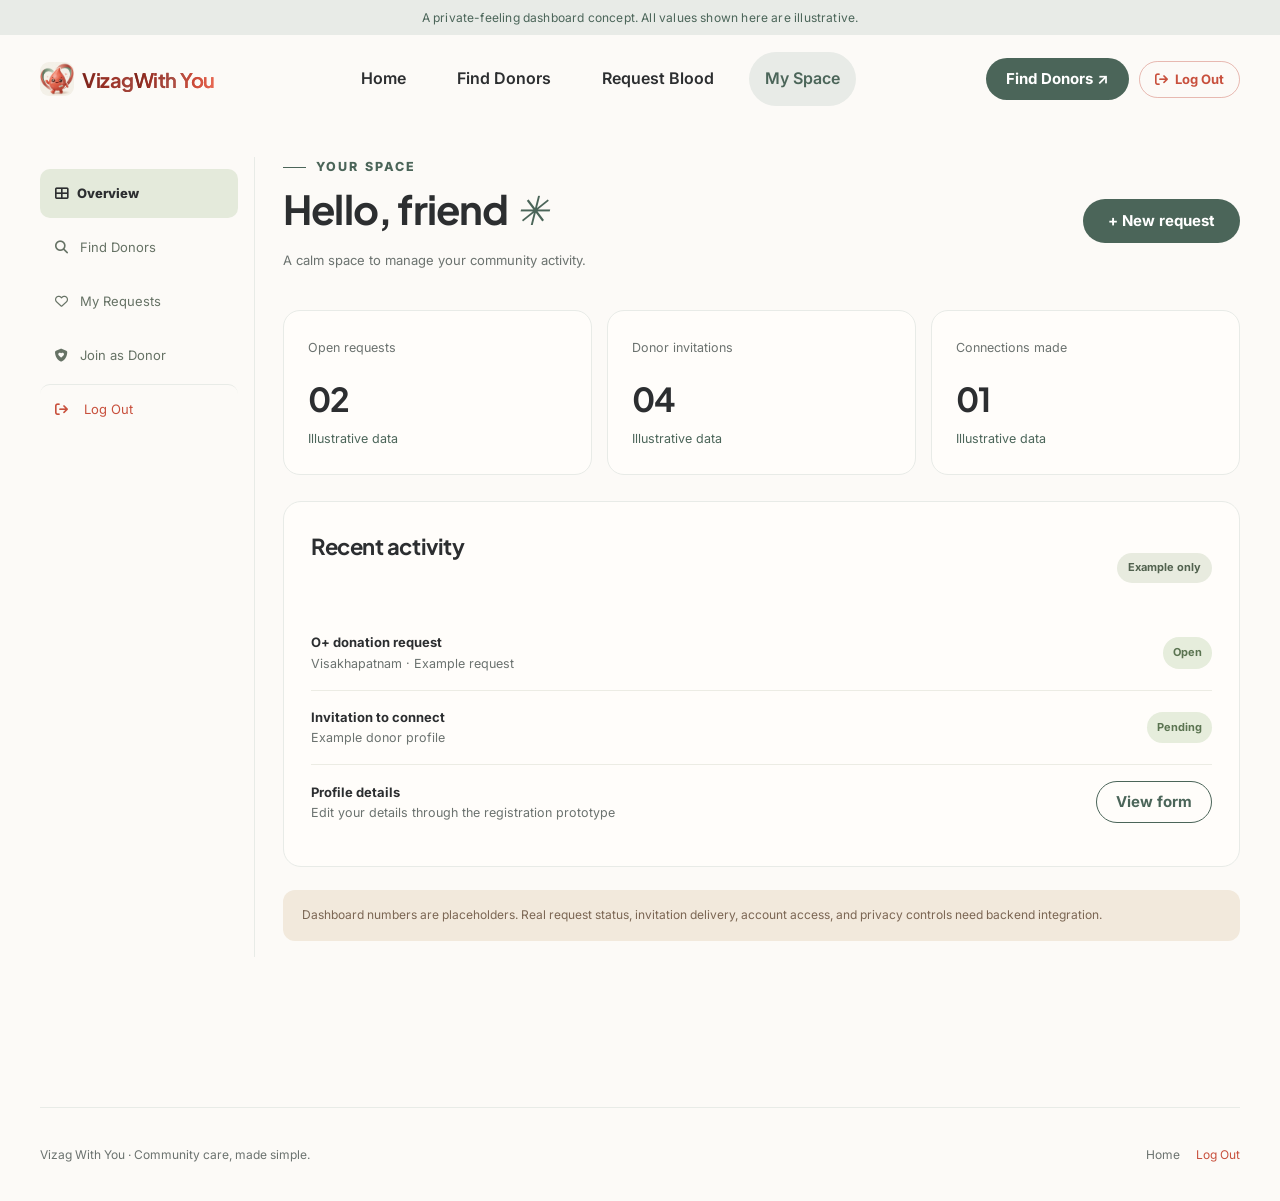
<file: dashboard.html>
<!doctype html>
<html lang="en">

<head>
    <meta charset="utf-8">
    <meta name="viewport" content="width=device-width, initial-scale=1">
    <meta name="theme-color" content="#F8F9F5">
    <title>My Space — Vizag With You</title>
    <link rel="icon" type="image/x-icon" href="favicon.ico">
    <link rel="preconnect" href="https://fonts.googleapis.com">
    <link rel="preconnect" href="https://fonts.gstatic.com" crossorigin>
    <link href="https://fonts.googleapis.com/css2?family=Inter:ital,opsz,wght@0,14..32,400..700;1,14..32,400..700&family=Plus+Jakarta+Sans:ital,wght@0,500;0,600;0,700;0,800;1,500;1,600&display=swap" rel="stylesheet">
    <link rel="stylesheet" href="https://cdnjs.cloudflare.com/ajax/libs/font-awesome/6.5.1/css/all.min.css">
    <link rel="stylesheet" href="styles.css">
</head>

<body data-page="dashboard">
    <div class="topbar">A private-feeling dashboard concept. All values shown here are illustrative.</div>

    <!-- MAIN NAVBAR -->
    <header class="container nav">
        <a href="index.html" class="brand">
            <img src="images/logo.jpg" alt="" class="brand-logo-img" width="34" height="34">
            <span class="brand-name">
                Vizag <span>With You</span>
            </span>
        </a>

        <nav class="navlinks">
            <a href="index.html">Home</a>
            <a href="donors.html">Find Donors</a>
            <a href="request.html">Request Blood</a>
            <a href="dashboard.html" class="active">My Space</a>
        </nav>

        <div class="navright" style="display: flex; align-items: center; gap: 10px;">
            <a class="btn small" href="donors.html">Find Donors ↗</a>
            <a class="btn-logout" href="login.html" id="topLogoutBtn" title="Log out of Vizag With You">
                <i class="fa-solid fa-arrow-right-from-bracket"></i>
                <span>Log Out</span>
            </a>
            <button class="menu-toggle" aria-label="Toggle menu">☰</button>
        </div>
    </header>

    <!-- DASHBOARD VIEWPORT -->
    <main class="container dashboard">
        
        <!-- SIDEBAR -->
        <aside class="sidebar">
            <a class="side-link active" href="dashboard.html">
                <i class="fa-solid fa-table-cells-large"></i> &nbsp; Overview
            </a>
            <a class="side-link" href="donors.html">
                <i class="fa-solid fa-magnifying-glass"></i> &nbsp; Find Donors
            </a>
            <a class="side-link" href="request.html">
                <i class="fa-regular fa-heart"></i> &nbsp; My Requests
            </a>
            <a class="side-link" href="register.html">
                <i class="fa-solid fa-shield-heart"></i> &nbsp; Join as Donor
            </a>

            <!-- LOGOUT LINK PINNED AT BOTTOM OF SIDEBAR -->
            <a class="side-link side-logout-link" href="login.html" id="sideLogoutBtn">
                <i class="fa-solid fa-arrow-right-from-bracket"></i>
                <span>&nbsp; Log Out</span>
            </a>
        </aside>

        <!-- DASHBOARD MAIN CONTENT -->
        <section>
            <div class="dash-head">
                <div>
                    <div class="eyebrow">Your space</div>
                    <h1>Hello, friend <span class="serif">✳</span></h1>
                    <p>A calm space to manage your community activity.</p>
                </div>
                <div style="display: flex; gap: 10px; align-items: center;">
                    <a href="request.html" class="btn olive">+ New request</a>
                </div>
            </div>

            <div class="metrics">
                <div class="metric">
                    <label>Open requests</label>
                    <h2>02</h2>
                    <small>Illustrative data</small>
                </div>
                <div class="metric">
                    <label>Donor invitations</label>
                    <h2>04</h2>
                    <small>Illustrative data</small>
                </div>
                <div class="metric">
                    <label>Connections made</label>
                    <h2>01</h2>
                    <small>Illustrative data</small>
                </div>
            </div>

            <section class="activity">
                <div class="section-head">
                    <h2>Recent activity</h2>
                    <span class="chip">Example only</span>
                </div>
                <div class="activity-row">
                    <span>
                        <strong>O+ donation request</strong><br>
                        <span class="small-note">Visakhapatnam · Example request</span>
                    </span>
                    <span class="status">Open</span>
                </div>
                <div class="activity-row">
                    <span>
                        <strong>Invitation to connect</strong><br>
                        <span class="small-note">Example donor profile</span>
                    </span>
                    <span class="status">Pending</span>
                </div>
                <div class="activity-row">
                    <span>
                        <strong>Profile details</strong><br>
                        <span class="small-note">Edit your details through the registration prototype</span>
                    </span>
                    <a href="register.html" class="btn outline small">View form</a>
                </div>
            </section>

            <div class="notice" style="margin-top:23px">
                Dashboard numbers are placeholders. Real request status, invitation delivery, account access, and privacy controls need backend integration.
            </div>
        </section>

    </main>

    <footer class="container footer">
        <span>Vizag With You · Community care, made simple.</span>
        <div style="display: flex; gap: 16px; align-items: center;">
            <a href="index.html">Home</a>
            <a href="login.html" style="color: var(--terracotta);">Log Out</a>
        </div>
    </footer>

    <script type="module" src="app.js"></script>
</body>

</html>
</file>
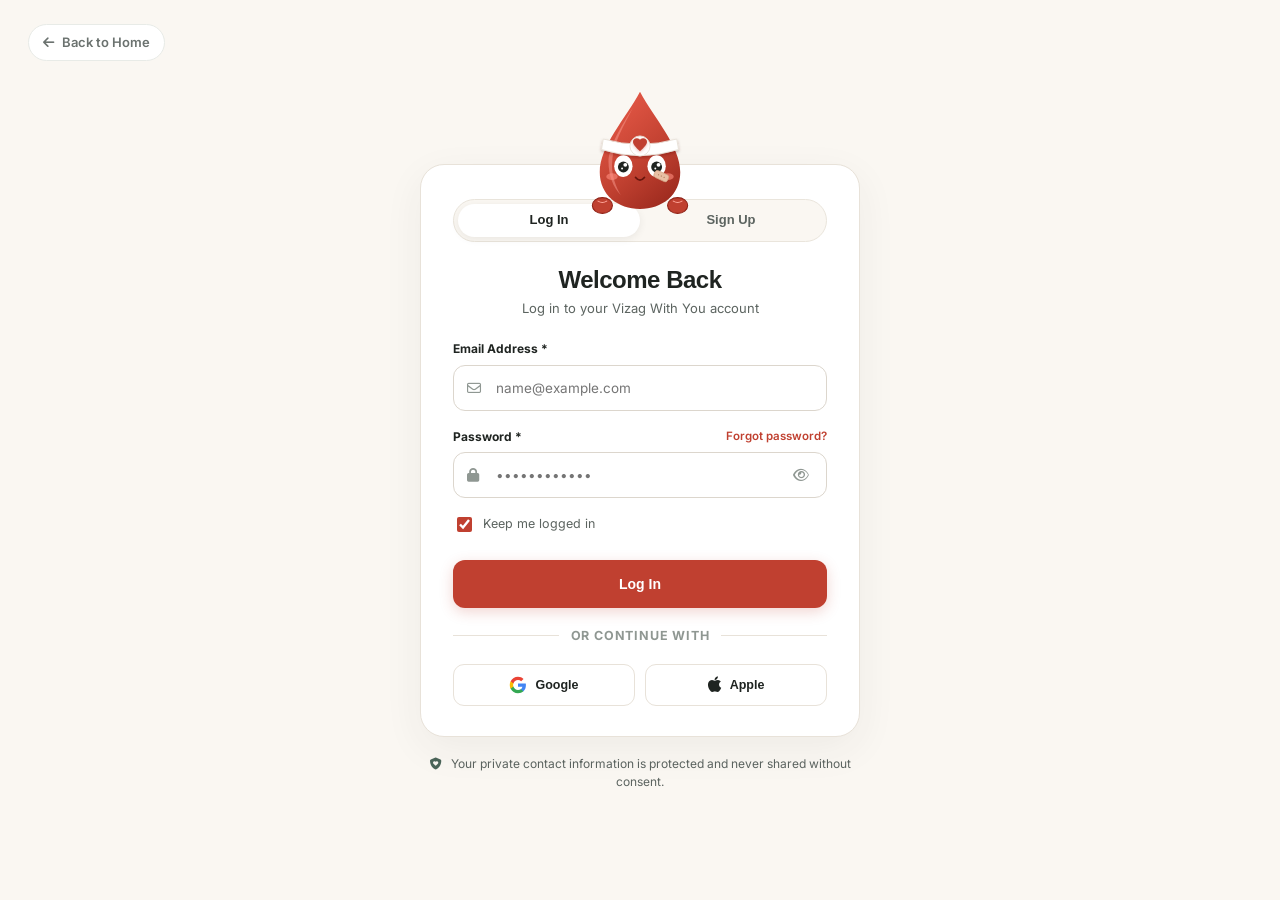
<file: login.html>
<!doctype html>
<html lang="en">

<head>
    <meta charset="utf-8">
    <meta name="viewport" content="width=device-width, initial-scale=1">
    <meta name="theme-color" content="#F8F9F5">
    <title>Authentication — Vizag With You</title>
    <link rel="icon" type="image/x-icon" href="favicon.ico">
    <link rel="preconnect" href="https://fonts.googleapis.com">
    <link rel="preconnect" href="https://fonts.gstatic.com" crossorigin>
    <link href="https://fonts.googleapis.com/css2?family=Inter:ital,opsz,wght@0,14..32,400..700;1,14..32,400..700&family=Plus+Jakarta+Sans:ital,wght@0,500;0,600;0,700;0,800;1,500;1,600&display=swap" rel="stylesheet">
    <link rel="stylesheet" href="https://cdnjs.cloudflare.com/ajax/libs/font-awesome/6.5.1/css/all.min.css">
    <link rel="stylesheet" href="styles.css">
</head>

<body data-page="auth" class="auth-page">

    <!-- MINIMAL TOP BAR (NO WEBSITE NAVBAR) -->
    <div class="auth-top-bar">
        <a href="index.html" class="reg-back-link">
            <i class="fa-solid fa-arrow-left"></i>
            <span>Back to Home</span>
        </a>
    </div>

    <!-- CENTERED AUTHENTICATION VIEWPORT -->
    <main class="auth-viewport">

        <!-- MASCOT & AUTH CARD WRAPPER -->
        <div class="auth-card-container">

            <!-- INTERACTIVE BLOOD DROP MASCOT PEELING OVER TOP BORDER -->
            <div class="mascot-stage" id="mascotStage" aria-hidden="true">
                <div class="mascot-body-wrapper" id="mascotWrapper">
                    
                    <svg class="mascot-svg" viewBox="0 0 160 160" width="140" height="140">
                        <defs>
                            <!-- Body Gradient -->
                            <linearGradient id="mascotRedGrad" x1="20%" y1="0%" x2="80%" y2="100%">
                                <stop offset="0%" stop-color="#E85A48" />
                                <stop offset="60%" stop-color="#C04030" />
                                <stop offset="100%" stop-color="#9C2A1E" />
                            </linearGradient>

                            <!-- Headband Shadow -->
                            <filter id="headbandShadow" x="-10%" y="-10%" width="120%" height="130%">
                                <feDropShadow dx="0" dy="2" stdDeviation="2" flood-color="#550E06" flood-opacity="0.3" />
                            </filter>

                            <!-- Soft Glow for Heart -->
                            <filter id="heartGlow" x="-20%" y="-20%" width="140%" height="140%">
                                <feDropShadow dx="0" dy="1" stdDeviation="2" flood-color="#C04030" flood-opacity="0.4" />
                            </filter>
                        </defs>

                        <!-- Mascot Droplet Body -->
                        <path class="mascot-base-body" d="M 80,18 C 96,48 126,80 126,110 C 126,136 105,152 80,152 C 55,152 34,136 34,110 C 34,80 64,48 80,18 Z" fill="url(#mascotRedGrad)" />

                        <!-- Body Specular Highlight Curve -->
                        <path d="M 44,98 C 44,82 58,58 72,36 C 62,56 48,78 48,102 C 48,114 52,126 58,136 C 49,127 44,113 44,98 Z" fill="#FFA599" opacity="0.45" />

                        <!-- White Medical Headband -->
                        <path d="M 38,72 Q 80,84 122,72 L 124,84 Q 80,98 36,84 Z" fill="#FFFFFF" stroke="#E8E2D9" stroke-width="1" filter="url(#headbandShadow)" />

                        <!-- Central Circular Emblem with Heart -->
                        <circle cx="80" cy="80" r="11.5" fill="#FFFFFF" stroke="#E8E2D9" stroke-width="1" />
                        <path d="M 80,86 C 75,81 72,78 72,75 C 72,72.5 74,71 76.5,71 C 78,71 79.5,72 80,73 C 80.5,72 82,71 83.5,71 C 86,71 88,72.5 88,75 C 88,78 85,81 80,86 Z" fill="#C04030" filter="url(#heartGlow)" />

                        <!-- Eyes Group -->
                        <g class="mascot-eyes-group" id="mascotEyes">
                            <!-- OPEN EYES (Default state) -->
                            <g class="eye-open-group" id="leftEyeOpen">
                                <ellipse cx="61" cy="103" rx="10.5" ry="12.5" fill="#FFFFFF" />
                                <g class="pupil-box" id="leftPupil" transform="translate(0, 0)">
                                    <circle cx="61" cy="104" r="6.2" fill="#1F2421" />
                                    <circle cx="63.2" cy="101.5" r="2.2" fill="#FFFFFF" />
                                    <circle cx="59.5" cy="105.8" r="1.1" fill="#FFFFFF" />
                                </g>
                            </g>

                            <g class="eye-open-group" id="rightEyeOpen">
                                <ellipse cx="99" cy="103" rx="10.5" ry="12.5" fill="#FFFFFF" />
                                <g class="pupil-box" id="rightPupil" transform="translate(0, 0)">
                                    <circle cx="99" cy="104" r="6.2" fill="#1F2421" />
                                    <circle cx="101.2" cy="101.5" r="2.2" fill="#FFFFFF" />
                                    <circle cx="97.5" cy="105.8" r="1.1" fill="#FFFFFF" />
                                </g>
                            </g>

                            <!-- CLOSED EYES (Sweet curved closed eyelid arcs when covering eyes) -->
                            <g class="eye-closed-group" id="leftEyeClosed">
                                <path d="M 50,104 Q 61,111 72,104" fill="none" stroke="#68150D" stroke-width="2.6" stroke-linecap="round" />
                                <path d="M 52,102 Q 61,108 70,102" fill="none" stroke="#FFA599" stroke-width="1.2" stroke-linecap="round" opacity="0.6" />
                            </g>

                            <g class="eye-closed-group" id="rightEyeClosed">
                                <path d="M 88,104 Q 99,111 110,104" fill="none" stroke="#68150D" stroke-width="2.6" stroke-linecap="round" />
                                <path d="M 90,102 Q 99,108 108,102" fill="none" stroke="#FFA599" stroke-width="1.2" stroke-linecap="round" opacity="0.6" />
                            </g>
                        </g>

                        <!-- Rosy Cheeks -->
                        <ellipse cx="48" cy="115" rx="6.5" ry="3.8" fill="#FF8D7F" opacity="0.6" />
                        <ellipse cx="112" cy="115" rx="6.5" ry="3.8" fill="#FF8D7F" opacity="0.6" />

                        <!-- Cute Bandaid on Right Cheek (per user uploaded image) -->
                        <g transform="translate(104, 114) rotate(25)">
                            <rect x="-8" y="-4" width="17" height="8.5" rx="3" fill="#E8BFA4" stroke="#D2A384" stroke-width="0.8" />
                            <circle cx="-3" cy="0.2" r="0.7" fill="#B07C5B" />
                            <circle cx="0.5" cy="0.2" r="0.7" fill="#B07C5B" />
                            <circle cx="4" cy="0.2" r="0.7" fill="#B07C5B" />
                        </g>

                        <!-- Sweet Smile Mouth -->
                        <path class="mascot-mouth" d="M 75,116 Q 80,122 85,116" fill="none" stroke="#68150D" stroke-width="2.2" stroke-linecap="round" />

                        <!-- Left Hand (Resting or Covering) -->
                        <g class="mascot-hand mascot-hand-left" id="handLeft">
                            <ellipse cx="37" cy="148" rx="11.5" ry="9" fill="#C04030" stroke="#8E2015" stroke-width="1.2" />
                            <!-- Fingers detail -->
                            <path d="M 32,143 Q 37,146 42,143" fill="none" stroke="#FFA599" stroke-width="1.2" stroke-linecap="round" />
                        </g>

                        <!-- Right Hand (Resting or Covering) -->
                        <g class="mascot-hand mascot-hand-right" id="handRight">
                            <ellipse cx="123" cy="148" rx="11.5" ry="9" fill="#C04030" stroke="#8E2015" stroke-width="1.2" />
                            <!-- Fingers detail -->
                            <path d="M 118,143 Q 123,146 128,143" fill="none" stroke="#FFA599" stroke-width="1.2" stroke-linecap="round" />
                        </g>

                    </svg>

                </div>
            </div>

            <!-- CRISP WHITE AUTH CARD -->
            <div class="auth-card">

                <!-- SEGMENTED TAB SWITCHER (LOG IN / SIGN UP) -->
                <div class="auth-tab-bar" role="tablist" aria-label="Authentication Type">
                    <button type="button" class="auth-tab active" id="tabLogin" role="tab" aria-selected="true" aria-controls="formLogin">
                        Log In
                    </button>
                    <button type="button" class="auth-tab" id="tabSignup" role="tab" aria-selected="false" aria-controls="formSignup">
                        Sign Up
                    </button>
                    <div class="auth-tab-pill" id="tabPill"></div>
                </div>

                <!-- ==============================================
                     PANEL 1: LOG IN FORM
                     ============================================== -->
                <div class="auth-panel active" id="panelLogin" role="tabpanel" aria-labelledby="tabLogin">
                    
                    <div class="auth-heading-wrap">
                        <h2>Welcome Back</h2>
                        <p class="auth-subtext">Log in to your Vizag With You account</p>
                    </div>

                    <form id="formLogin" novalidate>

                        <!-- Email Input -->
                        <div class="auth-field" id="fieldLoginEmail">
                            <label for="loginEmail">Email Address *</label>
                            <div class="auth-input-wrap">
                                <i class="fa-regular fa-envelope input-icon"></i>
                                <input type="email" id="loginEmail" name="email" autocomplete="email" placeholder="name@example.com" required>
                            </div>
                            <span class="auth-field-error" id="loginEmailError"></span>
                        </div>

                        <!-- Password Input -->
                        <div class="auth-field" id="fieldLoginPassword">
                            <div class="field-label-row">
                                <label for="loginPassword">Password *</label>
                                <a href="#forgot" class="forgot-link" id="forgotPasswordLink">Forgot password?</a>
                            </div>
                            <div class="auth-input-wrap">
                                <i class="fa-solid fa-lock input-icon"></i>
                                <input type="password" id="loginPassword" name="password" autocomplete="current-password" placeholder="••••••••••••" required>
                                <button type="button" class="btn-toggle-eye" id="toggleLoginPassword" aria-label="Toggle password visibility">
                                    <i class="fa-regular fa-eye"></i>
                                </button>
                            </div>
                            <span class="auth-field-error" id="loginPasswordError"></span>
                        </div>

                        <!-- Keep Me Logged In -->
                        <div class="auth-options-row">
                            <label class="auth-checkbox-label">
                                <input type="checkbox" id="keepLoggedIn" name="remember" checked>
                                <span>Keep me logged in</span>
                            </label>
                        </div>

                        <!-- Submit Button -->
                        <button type="submit" class="btn-auth-primary" id="loginSubmitBtn">
                            Log In
                        </button>

                        <!-- Social Divider -->
                        <div class="auth-divider">
                            <span>or continue with</span>
                        </div>

                        <!-- Social Buttons -->
                        <div class="auth-social-row">
                            <button type="button" class="btn-social">
                                <svg class="social-icon" viewBox="0 0 24 24" width="18" height="18">
                                    <path fill="#4285F4" d="M22.56 12.25c0-.78-.07-1.53-.2-2.25H12v4.26h5.92c-.26 1.37-1.04 2.53-2.21 3.31v2.77h3.57c2.08-1.92 3.28-4.74 3.28-8.09z" />
                                    <path fill="#34A853" d="M12 23c2.97 0 5.46-.98 7.28-2.66l-3.57-2.77c-.98.66-2.23 1.06-3.71 1.06-2.86 0-5.29-1.93-6.16-4.53H2.18v2.84C3.99 20.53 7.7 23 12 23z" />
                                    <path fill="#FBBC05" d="M5.84 14.09c-.22-.66-.35-1.36-.35-2.09s.13-1.43.35-2.09V7.06H2.18C1.43 8.55 1 10.22 1 12s.43 3.45 1.18 4.94l2.85-2.22.81-.63z" />
                                    <path fill="#EA4335" d="M12 5.38c1.62 0 3.06.56 4.21 1.64l3.15-3.15C17.45 2.09 14.97 1 12 1 7.7 1 3.99 3.47 2.18 7.06l3.66 2.84c.87-2.6 3.3-4.52 6.16-4.52z" />
                                </svg>
                                <span>Google</span>
                            </button>
                            <button type="button" class="btn-social">
                                <i class="fa-brands fa-apple social-icon" style="font-size: 18px; color: #1F2421;"></i>
                                <span>Apple</span>
                            </button>
                        </div>

                    </form>

                </div>

                <!-- ==============================================
                     PANEL 3: PASSWORD RECOVERY FLOW
                     ============================================== -->
                <div class="auth-panel" id="panelForgot" role="tabpanel" aria-labelledby="forgotPasswordLink">
                    
                    <div class="auth-heading-wrap">
                        <h2>Reset Password</h2>
                        <p class="auth-subtext">Enter your registered email address to receive password reset instructions.</p>
                    </div>

                    <!-- FORGOT PASSWORD FORM -->
                    <form id="formForgot" novalidate>

                        <div class="auth-field" id="fieldForgotEmail">
                            <label for="forgotEmail">Email Address *</label>
                            <div class="auth-input-wrap">
                                <i class="fa-regular fa-envelope input-icon"></i>
                                <input type="email" id="forgotEmail" name="forgot_email" autocomplete="email" placeholder="name@example.com" required>
                            </div>
                            <span class="auth-field-error" id="forgotEmailError"></span>
                        </div>

                        <button type="submit" class="btn-auth-primary" id="btnForgotSubmit">
                            Send Reset Instructions <i class="fa-solid fa-arrow-right"></i>
                        </button>

                        <div class="auth-back-login-wrap" style="text-align: center; margin-top: 18px;">
                            <button type="button" class="btn-link-back" id="backToLoginFromForgot" style="background: none; border: none; color: var(--sage); font-weight: 700; font-size: 13.5px; cursor: pointer; display: inline-flex; align-items: center; gap: 6px;">
                                <i class="fa-solid fa-arrow-left"></i>
                                <span>Return to Log In</span>
                            </button>
                        </div>

                    </form>

                    <!-- PROTOTYPE LIMITATION NOTICE & CONFIRMATION (Disclosed honestly) -->
                    <div class="forgot-notice-panel" id="forgotFeedbackPanel" style="display: none; padding-top: 8px;">
                        <div class="prototype-limit-banner" style="background: #FFF8EE; border: 1px solid #F0DCBE; border-radius: 12px; padding: 14px 16px; margin-bottom: 18px; text-align: left;">
                            <div style="display: flex; align-items: flex-start; gap: 10px;">
                                <i class="fa-solid fa-circle-info" style="color: #C87A2D; font-size: 16px; margin-top: 2px;"></i>
                                <div>
                                    <strong style="display: block; font-size: 13.5px; color: #8A4E12; margin-bottom: 4px;">Prototype Simulation Notice</strong>
                                    <p style="font-size: 12.5px; line-height: 1.5; color: #6D4316; margin: 0;">
                                        In this prototype demo, password reset emails cannot be dispatched without an active SMTP backend service. Your reset request for <span id="forgotTargetEmail" style="font-weight: 700;"></span> has been logged locally.
                                    </p>
                                </div>
                            </div>
                        </div>

                        <button type="button" class="btn-auth-primary" id="returnToLoginBtn" style="background: var(--sage); width: 100%;">
                            <i class="fa-solid fa-arrow-left"></i> Return to Log In
                        </button>
                    </div>

                </div>

                <!-- ==============================================
                     PANEL 2: SIGN UP FORM (HORIZONTAL STEP WIZARD)
                     ============================================== -->
                <div class="auth-panel" id="panelSignup" role="tabpanel" aria-labelledby="tabSignup">
                    
                    <div class="auth-heading-wrap">
                        <h2 id="signupStepHeader">Create your account</h2>
                        <p class="auth-subtext" id="signupStepSubtext">An account lets you request blood or manage alerts. You can set up a donor profile after signing up.</p>
                    </div>

                    <!-- HORIZONTAL PROGRESS TRACK (Like registration page) -->
                    <div class="signup-progress-wrap">
                        <div class="signup-step-label">
                            <span id="signupStepText">Step 1 of 3 · Your Details</span>
                            <strong id="signupStepPercent">0%</strong>
                        </div>
                        <div class="progress-track">
                            <div class="progress-fill" id="signupProgressFill" style="width: 0%;"></div>
                        </div>
                    </div>

                    <form id="formSignup" novalidate>

                        <!-- STEP 1: NAME & EMAIL -->
                        <div class="signup-step active" data-step="0">
                            <!-- Full Name -->
                            <div class="auth-field" id="fieldSignupName">
                                <label for="signupName">Full Name *</label>
                                <div class="auth-input-wrap">
                                    <i class="fa-regular fa-user input-icon"></i>
                                    <input type="text" id="signupName" name="fullname" autocomplete="name" placeholder="e.g. Aditi Sharma" required>
                                </div>
                                <span class="auth-field-error" id="signupNameError"></span>
                            </div>

                            <!-- Email Address -->
                            <div class="auth-field" id="fieldSignupEmail">
                                <label for="signupEmail">Email Address *</label>
                                <div class="auth-input-wrap">
                                    <i class="fa-regular fa-envelope input-icon"></i>
                                    <input type="email" id="signupEmail" name="email" autocomplete="email" placeholder="name@example.com" required>
                                </div>
                                <span class="auth-field-error" id="signupEmailError"></span>
                            </div>
                        </div>

                        <!-- STEP 2: PASSWORD & CONFIRM PASSWORD -->
                        <div class="signup-step" data-step="1">
                            <!-- Password Input -->
                            <div class="auth-field" id="fieldSignupPassword">
                                <label for="signupPassword">Password *</label>
                                <div class="auth-input-wrap">
                                    <i class="fa-solid fa-lock input-icon"></i>
                                    <input type="password" id="signupPassword" name="password" autocomplete="new-password" placeholder="At least 8 characters" required>
                                    <button type="button" class="btn-toggle-eye" id="toggleSignupPassword" aria-label="Toggle password visibility">
                                        <i class="fa-regular fa-eye"></i>
                                    </button>
                                </div>
                                <span class="auth-field-error" id="signupPasswordError"></span>
                            </div>

                            <!-- Confirm Password Input -->
                            <div class="auth-field" id="fieldSignupConfirmPassword">
                                <label for="signupConfirmPassword">Confirm Password *</label>
                                <div class="auth-input-wrap">
                                    <i class="fa-solid fa-shield-halved input-icon"></i>
                                    <input type="password" id="signupConfirmPassword" name="confirm_password" autocomplete="new-password" placeholder="Re-enter your password" required>
                                    <button type="button" class="btn-toggle-eye" id="toggleSignupConfirmPassword" aria-label="Toggle confirm password visibility">
                                        <i class="fa-regular fa-eye"></i>
                                    </button>
                                </div>
                                <span class="auth-field-error" id="signupConfirmPasswordError"></span>
                            </div>
                        </div>

                        <!-- STEP 3: EMAIL OTP VERIFICATION -->
                        <div class="signup-step" data-step="2">
                            <div class="auth-field" id="fieldSignupOtp">
                                <div class="field-label-row">
                                    <label for="signupOtp">Email Verification (OTP) *</label>
                                    <span class="otp-hint-msg" id="otpHintMsg">Click 'Send OTP'</span>
                                </div>
                                <div class="auth-input-wrap otp-input-wrap">
                                    <i class="fa-solid fa-key input-icon"></i>
                                    <input type="text" id="signupOtp" name="otp" inputmode="numeric" maxlength="6" placeholder="6-digit OTP code" required>
                                    <button type="button" class="btn-send-otp" id="btnSendOtp">
                                        <span>Send OTP</span>
                                    </button>
                                </div>
                                <span class="auth-field-error" id="signupOtpError"></span>
                            </div>
                            <div class="auth-otp-subnote">
                                <i class="fa-solid fa-shield-heart"></i>
                                <span>We will send a 6-digit confirmation code to verify your email.</span>
                            </div>
                        </div>

                        <!-- STEP ACTION BUTTONS -->
                        <div class="signup-step-actions">
                            <button type="button" class="btn-step-back" id="signupBackBtn" style="display: none;">
                                <i class="fa-solid fa-arrow-left"></i>
                                <span>Back</span>
                            </button>
                            <button type="button" class="btn-auth-primary" id="signupNextBtn">
                                <span>Continue <i class="fa-solid fa-arrow-right"></i></span>
                            </button>
                        </div>

                        <!-- Clear differentiation: General Account vs Donor Registration -->
                        <div class="signup-donor-distinction">
                            <span>Looking to volunteer as a blood donor?</span>
                            <a href="register.html" class="donor-profile-direct-link">Set up your 5-Step Donor Profile ↗</a>
                        </div>

                    </form>

                </div>

            </div>

            <!-- BOTTOM FOOTER NOTE -->
            <div class="auth-footer-note">
                <i class="fa-solid fa-shield-heart" style="color: var(--sage); margin-right: 6px;"></i>
                <span>Your private contact information is protected and never shared without consent.</span>
            </div>

        </div>

    </main>

    <script src="auth.js"></script>
</body>

</html>
</file>
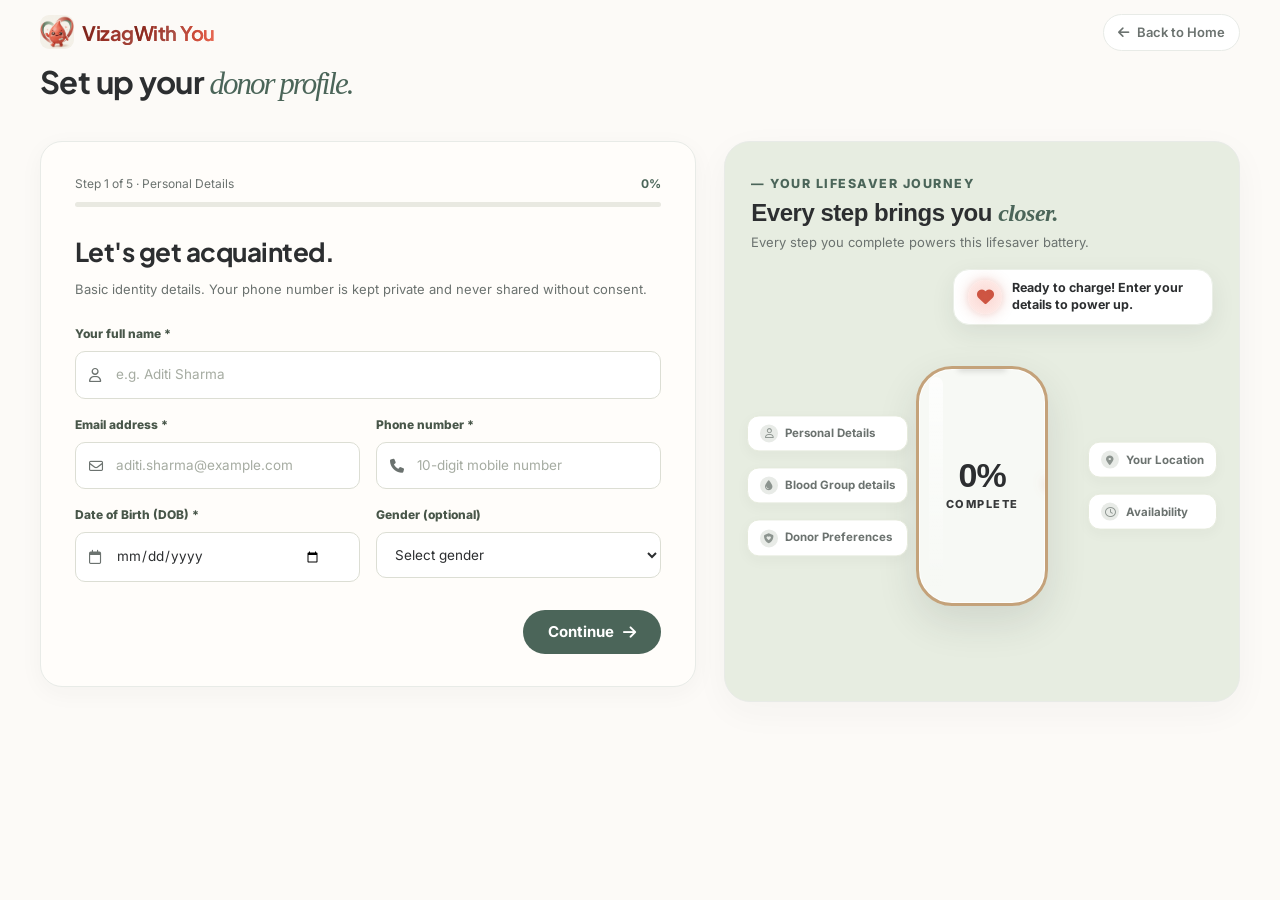
<file: register.html>
<!doctype html>
<html lang="en">

<head>
    <meta charset="utf-8">
    <meta name="viewport" content="width=device-width, initial-scale=1">
    <meta name="theme-color" content="#F8F9F5">
    <title>Become a Donor — Vizag With You</title>
    <link rel="icon" type="image/x-icon" href="favicon.ico">
    <link rel="preconnect" href="https://fonts.googleapis.com">
    <link rel="preconnect" href="https://fonts.gstatic.com" crossorigin>
    <link href="https://fonts.googleapis.com/css2?family=Inter:ital,opsz,wght@0,14..32,400..700;1,14..32,400..700&family=Plus+Jakarta+Sans:ital,wght@0,500;0,600;0,700;0,800;1,500;1,600&display=swap" rel="stylesheet">
    <link rel="stylesheet" href="https://cdnjs.cloudflare.com/ajax/libs/font-awesome/6.5.1/css/all.min.css">
    <link rel="stylesheet" href="styles.css">
</head>

<body data-page="register">

    <main class="container">
        <!-- TOP BRAND & BACK BAR (STANDALONE MINIMAL) -->
        <div class="reg-top-bar">
            <a href="index.html" class="brand">
                <img src="images/logo.jpg" alt="" class="brand-logo-img" width="34" height="34">
                <span class="brand-name">
                    Vizag <span>With You</span>
                </span>
            </a>
            <a href="index.html" class="reg-back-link">
                <i class="fa-solid fa-arrow-left"></i>
                <span>Back to Home</span>
            </a>
        </div>

        <!-- PAGE HERO -->
     
            <h1>Set up your <span class="serif">donor profile.</span></h1>
      

        <!-- 2-COLUMN REGISTRATION LAYOUT -->
        <div class="register-layout">

            <!-- LEFT: FORM CARD WIZARD -->
            <section class="form-card">
                <div class="progress-label">
                    <span id="step-name">Step 1 of 5 · About you</span>
                    <strong id="percent">0%</strong>
                </div>

                <div class="progress-track">
                    <div class="progress-fill" id="progress-fill" style="width: 0%;"></div>
                </div>

                <form id="register-form" novalidate>

                    <!-- STEP 1: IDENTITY & DOB -->
                    <div class="form-step active" data-step="0">
                        <h2>Let's get acquainted.</h2>
                        <p class="hint">Basic identity details. Your phone number is kept private and never shared without consent.</p>

                        <div class="fields">
                            <div class="field full" id="field-fullname">
                                <label for="fullname">Your full name *</label>
                                <div class="input-icon-wrap" id="wrap-fullname">
                                    <i class="fa-regular fa-user input-icon"></i>
                                    <input id="fullname" name="fullname" autocomplete="name" placeholder="e.g. Aditi Sharma" required>
                                    <svg class="input-check-svg" viewBox="0 0 20 20" aria-hidden="true">
                                        <circle class="check-circle" cx="10" cy="10" r="8.5" fill="#EEF4F0" stroke="#4B6559" stroke-width="1.2" />
                                        <path class="check-path" d="M6 10.3L8.6 13L14 7.5" fill="none" stroke="#4B6559" stroke-width="1.8" stroke-linecap="round" stroke-linejoin="round" />
                                    </svg>
                                </div>
                                <span class="field-error-feedback" id="fullname-error"><i class="fa-solid fa-circle-exclamation"></i> Please enter your full name.</span>
                            </div>

                            <div class="field" id="field-email">
                                <label for="email">Email address *</label>
                                <div class="input-icon-wrap" id="wrap-email">
                                    <i class="fa-regular fa-envelope input-icon"></i>
                                    <input id="email" type="email" name="email" autocomplete="email" placeholder="aditi.sharma@example.com" required>
                                    <svg class="input-check-svg" viewBox="0 0 20 20" aria-hidden="true">
                                        <circle class="check-circle" cx="10" cy="10" r="8.5" fill="#EEF4F0" stroke="#4B6559" stroke-width="1.2" />
                                        <path class="check-path" d="M6 10.3L8.6 13L14 7.5" fill="none" stroke="#4B6559" stroke-width="1.8" stroke-linecap="round" stroke-linejoin="round" />
                                    </svg>
                                </div>
                                <span class="field-error-feedback" id="email-error"><i class="fa-solid fa-circle-exclamation"></i> Please enter a valid email address.</span>
                            </div>

                            <div class="field" id="field-phone">
                                <label for="phone">Phone number *</label>
                                <div class="input-icon-wrap" id="wrap-phone">
                                    <i class="fa-solid fa-phone input-icon"></i>
                                    <input id="phone" name="phone" type="tel" inputmode="tel" placeholder="10-digit mobile number" required>
                                    <svg class="input-check-svg" viewBox="0 0 20 20" aria-hidden="true">
                                        <circle class="check-circle" cx="10" cy="10" r="8.5" fill="#EEF4F0" stroke="#4B6559" stroke-width="1.2" />
                                        <path class="check-path" d="M6 10.3L8.6 13L14 7.5" fill="none" stroke="#4B6559" stroke-width="1.8" stroke-linecap="round" stroke-linejoin="round" />
                                    </svg>
                                </div>
                                <span class="field-error-feedback" id="phone-error"><i class="fa-solid fa-circle-exclamation"></i> Please enter a valid 10-digit phone number.</span>
                            </div>

                            <div class="field" id="field-dob">
                                <label for="dob">Date of Birth (DOB) *</label>
                                <div class="input-icon-wrap" id="wrap-dob">
                                    <i class="fa-regular fa-calendar input-icon"></i>
                                    <input id="dob" name="dob" type="date" required>
                                    <svg class="input-check-svg" viewBox="0 0 20 20" aria-hidden="true">
                                        <circle class="check-circle" cx="10" cy="10" r="8.5" fill="#EEF4F0" stroke="#4B6559" stroke-width="1.2" />
                                        <path class="check-path" d="M6 10.3L8.6 13L14 7.5" fill="none" stroke="#4B6559" stroke-width="1.8" stroke-linecap="round" stroke-linejoin="round" />
                                    </svg>
                                </div>
                                <span class="field-error-feedback" id="dob-error"><i class="fa-solid fa-circle-exclamation"></i> Please select your date of birth.</span>
                            </div>

                            <div class="field">
                                <label for="gender">Gender (optional)</label>
                                <select id="gender" name="gender">
                                    <option value="">Select gender</option>
                                    <option value="female">Female</option>
                                    <option value="male">Male</option>
                                    <option value="other">Other / Prefer not to say</option>
                                </select>
                            </div>
                        </div>
                    </div>

                    <!-- STEP 2: ACCURATE GPS LOCATION -->
                    <div class="form-step" data-step="1">
                        <h2>Accurate location matching.</h2>
                        <p class="hint">We use your approximate radius for wave matching. Exact coordinates are never displayed on a public map.</p>

                        <div class="fields">
                            <div class="field full" id="field-gps">
                                <label for="gps-input">Primary GPS Location</label>
                                <div class="gps-field-group">
                                    <div class="input-icon-wrap" id="wrap-gps">
                                        <i class="fa-solid fa-location-crosshairs input-icon" style="color:var(--sage)"></i>
                                        <input id="gps-input" name="gps_location" placeholder="Click 'Detect Live GPS' or enter city/area">
                                        <svg class="input-check-svg" viewBox="0 0 20 20" aria-hidden="true">
                                            <circle class="check-circle" cx="10" cy="10" r="8.5" fill="#EEF4F0" stroke="#4B6559" stroke-width="1.2" />
                                            <path class="check-path" d="M6 10.3L8.6 13L14 7.5" fill="none" stroke="#4B6559" stroke-width="1.8" stroke-linecap="round" stroke-linejoin="round" />
                                        </svg>
                                    </div>
                                    <button type="button" class="btn btn-detect-gps" id="detectGpsBtn">
                                        <i class="fa-solid fa-crosshairs"></i>
                                        <span>Detect Live GPS</span>
                                    </button>
                                </div>
                                <span class="gps-status-msg" id="gpsStatusMsg"></span>
                            </div>

                            <div class="field" id="field-city">
                                <label for="city">City or Town *</label>
                                <div class="input-icon-wrap no-left-icon" id="wrap-city">
                                    <input id="city" name="city" placeholder="e.g. Visakhapatnam" required>
                                    <svg class="input-check-svg" viewBox="0 0 20 20" aria-hidden="true">
                                        <circle class="check-circle" cx="10" cy="10" r="8.5" fill="#EEF4F0" stroke="#4B6559" stroke-width="1.2" />
                                        <path class="check-path" d="M6 10.3L8.6 13L14 7.5" fill="none" stroke="#4B6559" stroke-width="1.8" stroke-linecap="round" stroke-linejoin="round" />
                                    </svg>
                                </div>
                                <span class="field-error-feedback" id="city-error"><i class="fa-solid fa-circle-exclamation"></i> Please enter your city or town.</span>
                            </div>

                            <div class="field" id="field-state">
                                <label for="state">State *</label>
                                <select id="state" name="state" required>
                                    <option value="">Select state</option>
                                    <option value="Andhra Pradesh">Andhra Pradesh</option>
                                    <option value="Telangana">Telangana</option>
                                    <option value="Tamil Nadu">Tamil Nadu</option>
                                    <option value="Karnataka">Karnataka</option>
                                    <option value="Kerala">Kerala</option>
                                    <option value="Odisha">Odisha</option>
                                    <option value="Maharashtra">Maharashtra</option>
                                    <option value="Other">Other</option>
                                </select>
                                <span class="field-error-feedback" id="state-error"><i class="fa-solid fa-circle-exclamation"></i> Please select your state.</span>
                            </div>

                            <div class="field full" id="field-pincode">
                                <label for="pincode">PIN code *</label>
                                <div class="input-icon-wrap no-left-icon" id="wrap-pincode">
                                    <input id="pincode" name="pincode" inputmode="numeric" placeholder="6-digit postal PIN" required>
                                    <svg class="input-check-svg" viewBox="0 0 20 20" aria-hidden="true">
                                        <circle class="check-circle" cx="10" cy="10" r="8.5" fill="#EEF4F0" stroke="#4B6559" stroke-width="1.2" />
                                        <path class="check-path" d="M6 10.3L8.6 13L14 7.5" fill="none" stroke="#4B6559" stroke-width="1.8" stroke-linecap="round" stroke-linejoin="round" />
                                    </svg>
                                </div>
                                <span class="field-error-feedback" id="pincode-error"><i class="fa-solid fa-circle-exclamation"></i> Please enter your 6-digit postal PIN code.</span>
                            </div>
                        </div>
                    </div>

                    <!-- STEP 3: BLOOD GROUP & ELIGIBILITY -->
                    <div class="form-step" data-step="2">
                        <h2>Tell us your blood group.</h2>
                        <p class="hint">Don't have a test report? That's completely fine. Self-reported groups are transparently labeled.</p>

                        <div class="fields">
                            <div class="field full" id="field-blood-group">
                                <label for="blood-group">Blood group *</label>
                                <select id="blood-group" name="blood_group" required>
                                    <option value="">Select blood group</option>
                                    <option value="O+">O+</option>
                                    <option value="O−">O−</option>
                                    <option value="A+">A+</option>
                                    <option value="A−">A−</option>
                                    <option value="B+">B+</option>
                                    <option value="B−">B−</option>
                                    <option value="AB+">AB+</option>
                                    <option value="AB−">AB−</option>
                                    <option value="unknown">I don't know yet</option>
                                </select>
                                <span class="field-error-feedback" id="blood-group-error"><i class="fa-solid fa-circle-exclamation"></i> Please select your blood group.</span>
                                <div class="fineprint" style="margin-top: 6px;"><i class="fa-solid fa-circle-info"></i> Clinical screening and compatibility testing will always be performed by licensed donation centres.</div>
                            </div>

                            <div class="field full">
                                <label for="last-donation">Last Donation Date (if any)</label>
                                <input id="last-donation" type="date" name="last_donation">
                            </div>

                            <div class="field full">
                                <label for="proof">Proof / Donor Card (optional)</label>
                                <input type="file" id="proof" name="proof" accept=".jpg,.jpeg,.png,.pdf">
                                <div class="fineprint">Uploaded documents are held on private, restricted storage for optional moderation.</div>
                            </div>
                        </div>
                    </div>

                    <!-- STEP 4: DAILY SCHEDULE & REACHABILITY -->
                    <div class="form-step" data-step="3">
                        <h2>Your Daily Schedule.</h2>
                        <p class="hint">Volunteers travel between college, school, office, and home. Setting your schedule ensures requests reach you where you actually are.</p>

                        <div class="fields">
                            <div class="field full schedule-card-block" id="field-daytime">
                                <div class="schedule-head">
                                    <i class="fa-solid fa-sun" style="color:#E69C24"></i>
                                    <strong>Daytime Hours (~9 AM – 5 PM · Weekdays)</strong>
                                </div>
                                <div class="schedule-inputs">
                                    <select id="daytime-type" name="daytime_type">
                                        <option value="college">College / University</option>
                                        <option value="office">Office / Workplace</option>
                                        <option value="school">School</option>
                                        <option value="home">Home / Remote</option>
                                    </select>
                                    <div class="input-icon-wrap no-left-icon" id="wrap-daytime">
                                        <input id="daytime-location" name="daytime_location" placeholder="e.g. St. Mary's Engineering College, Campus Block B">
                                        <svg class="input-check-svg" viewBox="0 0 20 20" aria-hidden="true">
                                            <circle class="check-circle" cx="10" cy="10" r="8.5" fill="#EEF4F0" stroke="#4B6559" stroke-width="1.2" />
                                            <path class="check-path" d="M6 10.3L8.6 13L14 7.5" fill="none" stroke="#4B6559" stroke-width="1.8" stroke-linecap="round" stroke-linejoin="round" />
                                        </svg>
                                    </div>
                                </div>
                                <span class="field-error-feedback" id="daytime-error"><i class="fa-solid fa-circle-exclamation"></i> Please enter your college, school, or workplace address.</span>
                            </div>

                            <div class="field full schedule-card-block" id="field-evening">
                                <div class="schedule-head">
                                    <i class="fa-solid fa-moon" style="color:#5D6D7E"></i>
                                    <strong>Evening & Weekends (Off-Hours)</strong>
                                </div>
                                <div class="schedule-inputs">
                                    <select id="evening-type" name="evening_type">
                                        <option value="home">Home / Residence</option>
                                        <option value="hostel">Hostel / PG</option>
                                        <option value="other">Other</option>
                                    </select>
                                    <div class="input-icon-wrap no-left-icon" id="wrap-evening">
                                        <input id="evening-location" name="evening_location" placeholder="e.g. Residential Address, MVP Colony">
                                        <svg class="input-check-svg" viewBox="0 0 20 20" aria-hidden="true">
                                            <circle class="check-circle" cx="10" cy="10" r="8.5" fill="#EEF4F0" stroke="#4B6559" stroke-width="1.2" />
                                            <path class="check-path" d="M6 10.3L8.6 13L14 7.5" fill="none" stroke="#4B6559" stroke-width="1.8" stroke-linecap="round" stroke-linejoin="round" />
                                        </svg>
                                    </div>
                                </div>
                                <span class="field-error-feedback" id="evening-error"><i class="fa-solid fa-circle-exclamation"></i> Please enter your home or evening area.</span>
                            </div>

                            <div class="field full">
                                <label>Maximum Travel Feasibility</label>
                                <div class="choice-row">
                                    <label class="choice"><input type="radio" name="travel_range" value="5km" checked> Within 5 km</label>
                                    <label class="choice"><input type="radio" name="travel_range" value="10km"> Within 10 km</label>
                                    <label class="choice"><input type="radio" name="travel_range" value="20km"> Within 20 km</label>
                                    <label class="choice"><input type="radio" name="travel_range" value="city"> Across City</label>
                                </div>
                            </div>
                        </div>
                    </div>

                    <!-- STEP 5: PREFERENCES & CONSENT -->
                    <div class="form-step" data-step="4">
                        <h2>Make it meaningful.</h2>
                        <p class="hint">Control when and how you are contacted. Joining never commits you to donate.</p>

                        <div class="fields">
                            <div class="field full" id="field-available">
                                <label id="availableLabel">Are you open to emergency donation invitations? *</label>
                                <div class="choice-col" role="radiogroup" aria-labelledby="availableLabel">
                                    <label class="choice choice-full">
                                        <input type="radio" name="available" value="yes">
                                        <span class="choice-text"><strong>Yes, invite me</strong> — Alert me when someone in my radius needs a match.</span>
                                    </label>
                                    <label class="choice choice-full">
                                        <input type="radio" name="available" value="later">
                                        <span class="choice-text"><strong>Pause / Maybe later</strong> — Keep profile active but pause alerts for now.</span>
                                    </label>
                                </div>
                                <span class="field-error-feedback" id="available-error"><i class="fa-solid fa-circle-exclamation"></i> Please choose an emergency invitation preference.</span>
                            </div>

                            <div class="field full" id="field-consent">
                                <label class="consent-row">
                                    <input type="checkbox" id="consent" required>
                                    <span class="consent-text">I agree to voluntary community coordination and understand that medical eligibility and compatibility testing are strictly performed by authorized hospitals or blood centres. *</span>
                                </label>
                                <span class="field-error-feedback" id="consent-error"><i class="fa-solid fa-circle-exclamation"></i> Please accept the voluntary coordination agreement to finish.</span>
                            </div>

                            <div class="field full">
                                <div class="notice">Vizag With You is a coordination platform that connects willing volunteers. Clinical evaluation is always handled by clinicians. Joining never commits you to donate.</div>
                            </div>
                        </div>
                    </div>

                    <!-- STEP 6: COMPLETION SUCCESS -->
                    <div class="form-step" data-step="5">
                        <div class="success-box" style="text-align:center; padding: 20px 10px;">
                            <div class="success-battery-icon">
                                <i class="fa-solid fa-heart-pulse"></i>
                            </div>
                            <h2>Your Lifesaver Battery is 100% Charged!</h2>
                            <p class="hint" style="max-width:480px; margin: 12px auto 24px;">Your profile, GPS location, and schedule are set! You are now part of a compassionate network of community volunteers ready to step forward when seconds count.</p>
                            <a href="dashboard.html" class="btn btn-primary" style="background:var(--terracotta); color:#fff; display:inline-flex;">
                                Go to My Space <i class="fa-solid fa-arrow-right"></i>
                            </a>
                        </div>
                    </div>

                    <!-- ACTIONS NAV BUTTONS -->
                    <div class="form-actions" id="form-actions">
                        <button class="btn btn-login" type="button" id="back-btn" style="visibility:hidden">
                            <i class="fa-solid fa-arrow-left"></i>
                            Back
                        </button>
                        <button class="btn btn-signup" type="button" id="next-btn" style="background:var(--sage); color:#fff;">
                            Continue <i class="fa-solid fa-arrow-right"></i>
                        </button>
                    </div>

                </form>
            </section>

            <!-- RIGHT: ANIMATED LIFESAVER BATTERY SHOWCASE -->
            <aside class="storypanel battery-panel">

                <div class="battery-header">
                    <span class="eyebrow">— YOUR LIFESAVER JOURNEY</span>
                    <h2>Every step brings you <span>closer.</span></h2>
                    <p>Every step you complete powers this lifesaver battery.</p>
                </div>

                <!-- Floating Speech Bubble -->
                <div class="battery-bubble-wrap">
                    <div class="battery-bubble">
                        <div class="bubble-heart-icon">
                            <i class="fa-solid fa-heart"></i>
                        </div>
                        <span class="bubble-text" id="bubble-speech-text">
                            At 100%, Your Battery Powers a Heartbeat to Save Lives! ♥
                        </span>
                    </div>
                </div>

                <!-- 3D Battery Showcase Stage -->
                <div class="battery-stage">

                    <!-- Left Orbiting Milestone Tags -->
                    <div class="battery-tags-col tags-left">
                        <div class="battery-tag" id="tag-identity">
                            <span class="tag-status-icon"><i class="fa-regular fa-user"></i></span>
                            <span>Personal Details</span>
                        </div>
                        <div class="battery-tag" id="tag-blood">
                            <span class="tag-status-icon"><i class="fa-solid fa-droplet"></i></span>
                            <span>Blood Group details</span>
                        </div>
                        <div class="battery-tag" id="tag-eligibility">
                            <span class="tag-status-icon"><i class="fa-solid fa-shield-heart"></i></span>
                            <span>Donor Preferences</span>
                        </div>
                    </div>

                    <!-- 3D Cylindrical Battery -->
                    <div class="battery-cylinder" id="batteryCylinder">
                        <!-- Top Brass Terminal Cap -->
                        <div class="battery-cap"></div>

                        <!-- Glass Glare Highlight -->
                        <div class="battery-glass-glare"></div>

                        <!-- Warm Light Ring for 100% Celebration -->
                        <div class="battery-light-ring" id="batteryLightRing"></div>

                        <!-- Fluid Liquid Level -->
                        <div class="battery-liquid" id="batteryLiquid" style="height: 0%;">
                            <!-- Surface Rotating Wave -->
                            <div class="battery-wave"></div>

                            <!-- Dynamic Swirling Energy Light Rings (from reference video) -->
                            <div class="battery-energy-swirl swirl-1"></div>
                            <div class="battery-energy-swirl swirl-2"></div>

                            <!-- Animated Rising Bubbles -->
                            <div class="battery-bubbles">
                                <div class="battery-bubble-dot bubble-1"></div>
                                <div class="battery-bubble-dot bubble-2"></div>
                                <div class="battery-bubble-dot bubble-3"></div>
                            </div>
                        </div>

                        <!-- Battery Core Numbers Display -->
                        <div class="battery-core-display">
                            <div class="battery-core-percent" id="batteryPercent">0%</div>
                            <div class="battery-core-label" id="batteryStatus">COMPLETE</div>
                        </div>

                        <!-- ECG Heartbeat Wave beside the battery -->
                        <div class="battery-ecg-line">
                            <svg viewBox="0 0 100 40">
                                <path class="ecg-pulse-path" d="M 0 20 L 25 20 L 32 4 L 42 36 L 50 10 L 58 26 L 66 20 L 100 20" fill="none" stroke="#FFFFFF" stroke-width="2.5" stroke-linecap="round" stroke-linejoin="round" />
                            </svg>
                        </div>
                    </div>

                    <!-- Right Orbiting Milestone Tags -->
                    <div class="battery-tags-col tags-right">
                        <div class="battery-tag" id="tag-location">
                            <span class="tag-status-icon"><i class="fa-solid fa-location-dot"></i></span>
                            <span>Your Location</span>
                        </div>
                        <div class="battery-tag" id="tag-schedule">
                            <span class="tag-status-icon"><i class="fa-regular fa-clock"></i></span>
                            <span>Availability</span>
                        </div>
                    </div>

                </div>
    

            </aside>

        </div>
    </main>

    <!-- MINIMAL REGISTRATION FOOTER NOTE -->


    <script src="app.js"></script>
</body>

</html>
</file>
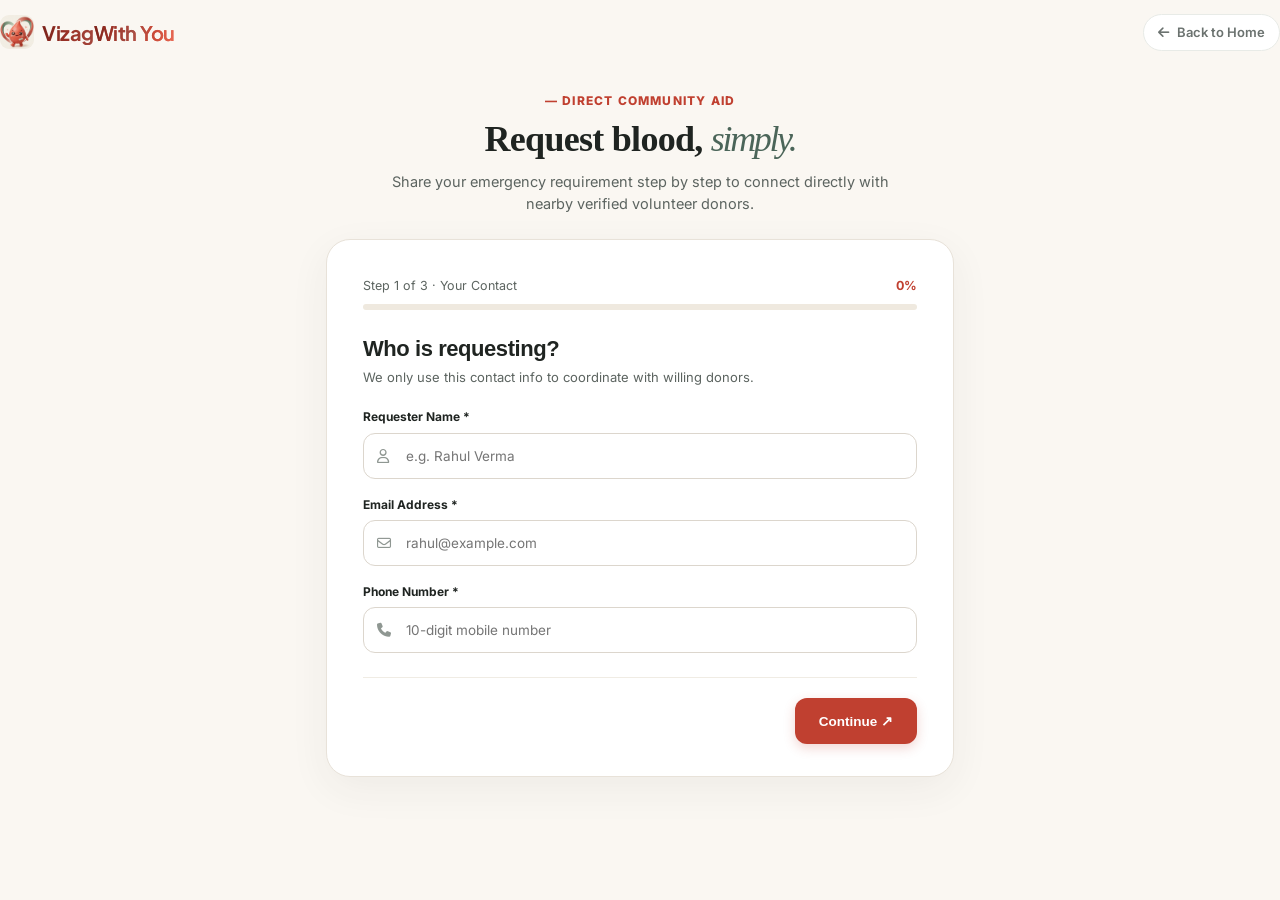
<file: request.html>
<!doctype html>
<html lang="en">

<head>
    <meta charset="utf-8">
    <meta name="viewport" content="width=device-width, initial-scale=1">
    <meta name="theme-color" content="#F8F9F5">
    <title>Request Blood — Vizag With You</title>
    <link rel="icon" type="image/x-icon" href="favicon.ico">
    <link rel="preconnect" href="https://fonts.googleapis.com">
    <link rel="preconnect" href="https://fonts.gstatic.com" crossorigin>
    <link href="https://fonts.googleapis.com/css2?family=Inter:ital,opsz,wght@0,14..32,400..700;1,14..32,400..700&family=Plus+Jakarta+Sans:ital,wght@0,500;0,600;0,700;0,800;1,500;1,600&display=swap" rel="stylesheet">
    <link rel="stylesheet" href="https://cdnjs.cloudflare.com/ajax/libs/font-awesome/6.5.1/css/all.min.css">
    <link rel="stylesheet" href="styles.css">
</head>

<body data-page="request" class="request-page">

    <!-- TOP BRAND & BACK BAR (STANDALONE MINIMAL, NO WEBSITE NAVBAR) -->
    <div class="reg-top-bar">
        <a href="index.html" class="brand">
            <img src="images/logo.jpg" alt="" class="brand-logo-img" width="34" height="34">
            <span class="brand-name">
                Vizag <span>With You</span>
            </span>
        </a>
        <a href="index.html" class="reg-back-link">
            <i class="fa-solid fa-arrow-left"></i>
            <span>Back to Home</span>
        </a>
    </div>

    <!-- PAGE HERO -->
    <div class="page-hero request-hero">
        <div class="eyebrow">— DIRECT COMMUNITY AID</div>
        <h1>Request blood, <span class="serif">simply.</span></h1>
        <p>Share your emergency requirement step by step to connect directly with nearby verified volunteer donors.</p>
    </div>

    <!-- CENTERED HORIZONTAL STEPPED WIZARD (NO RIGHT SIDEBAR) -->
    <main class="request-wizard-container">

        <div class="request-card">

            <!-- HORIZONTAL PROGRESS BAR (Like registration page) -->
            <div class="progress-label" id="progressLabelRow">
                <span id="reqStepText">Step 1 of 3 · Your Contact</span>
                <strong id="reqPercent">0%</strong>
            </div>

            <div class="progress-track" id="progressTrackRow">
                <div class="progress-fill" id="reqProgressFill" style="width: 0%;"></div>
            </div>

            <!-- MULTI-STEP REQUEST FORM -->
            <form id="bloodRequestForm" novalidate>

                <!-- ==============================================
                     STEP 1: CONTACT DETAILS
                     ============================================== -->
                <div class="request-step active" data-step="0">
                    <div class="request-step-heading">
                        <h2>Who is requesting?</h2>
                        <p>We only use this contact info to coordinate with willing donors.</p>
                    </div>

                    <!-- Requester Full Name -->
                    <div class="auth-field" id="fieldReqName">
                        <label for="reqName">Requester Name *</label>
                        <div class="auth-input-wrap">
                            <i class="fa-regular fa-user input-icon"></i>
                            <input type="text" id="reqName" name="req_name" autocomplete="name" placeholder="e.g. Rahul Verma" required>
                        </div>
                        <span class="auth-field-error" id="reqNameError"></span>
                    </div>

                    <!-- Email Address -->
                    <div class="auth-field" id="fieldReqEmail">
                        <label for="reqEmail">Email Address *</label>
                        <div class="auth-input-wrap">
                            <i class="fa-regular fa-envelope input-icon"></i>
                            <input type="email" id="reqEmail" name="req_email" autocomplete="email" placeholder="rahul@example.com" required>
                        </div>
                        <span class="auth-field-error" id="reqEmailError"></span>
                    </div>

                    <!-- Phone Number -->
                    <div class="auth-field" id="fieldReqPhone">
                        <label for="reqPhone">Phone Number *</label>
                        <div class="auth-input-wrap">
                            <i class="fa-solid fa-phone input-icon"></i>
                            <input type="tel" id="reqPhone" name="req_phone" inputmode="tel" placeholder="10-digit mobile number" required>
                        </div>
                        <span class="auth-field-error" id="reqPhoneError"></span>
                    </div>
                </div>

                <!-- ==============================================
                     STEP 2: BLOOD REQUIREMENT DETAILS
                     ============================================== -->
                <div class="request-step" data-step="1">
                    <div class="request-step-heading">
                        <h2>Blood group required.</h2>
                        <p>Select the needed blood group, units, and required date.</p>
                    </div>

                    <!-- Blood Group Required (Deliberate Choice, No Confusing Universal Tags) -->
                    <div class="auth-field" id="fieldReqBloodGroup">
                        <label id="bloodGroupLabel">Blood Group Required *</label>
                        <div class="blood-pills-grid" role="radiogroup" aria-labelledby="bloodGroupLabel">
                            <label class="blood-pill-label">
                                <input type="radio" name="blood_group" value="A+">
                                <span class="blood-pill-box">
                                    <span class="bg-title">A+</span>
                                </span>
                            </label>
                            <label class="blood-pill-label">
                                <input type="radio" name="blood_group" value="A-">
                                <span class="blood-pill-box">
                                    <span class="bg-title">A-</span>
                                </span>
                            </label>
                            <label class="blood-pill-label">
                                <input type="radio" name="blood_group" value="B+">
                                <span class="blood-pill-box">
                                    <span class="bg-title">B+</span>
                                </span>
                            </label>
                            <label class="blood-pill-label">
                                <input type="radio" name="blood_group" value="B-">
                                <span class="blood-pill-box">
                                    <span class="bg-title">B-</span>
                                </span>
                            </label>
                            <label class="blood-pill-label">
                                <input type="radio" name="blood_group" value="O+">
                                <span class="blood-pill-box">
                                    <span class="bg-title">O+</span>
                                </span>
                            </label>
                            <label class="blood-pill-label">
                                <input type="radio" name="blood_group" value="O-">
                                <span class="blood-pill-box">
                                    <span class="bg-title">O-</span>
                                </span>
                            </label>
                            <label class="blood-pill-label">
                                <input type="radio" name="blood_group" value="AB+">
                                <span class="blood-pill-box">
                                    <span class="bg-title">AB+</span>
                                </span>
                            </label>
                            <label class="blood-pill-label">
                                <input type="radio" name="blood_group" value="AB-">
                                <span class="blood-pill-box">
                                    <span class="bg-title">AB-</span>
                                </span>
                            </label>
                        </div>
                        <span class="auth-field-error" id="reqBloodGroupError"></span>
                        <div class="blood-group-helper-text">
                            <i class="fa-solid fa-circle-info"></i>
                            <span>Clinical compatibility and cross-matching will be formally confirmed by the hospital blood bank.</span>
                        </div>
                    </div>

                    <!-- Units & Required Date in responsive 2 columns -->
                    <div class="req-two-col" style="margin-top: 14px;">
                        <div class="auth-field" id="fieldReqUnits">
                            <label for="reqUnits">Units Required *</label>
                            <div class="auth-input-wrap">
                                <i class="fa-solid fa-droplet input-icon"></i>
                                <input type="number" id="reqUnits" name="req_units" min="1" max="10" placeholder="e.g. 2" required>
                            </div>
                            <span class="auth-field-error" id="reqUnitsError"></span>
                        </div>

                        <div class="auth-field" id="fieldReqDate">
                            <label for="reqDate">Required By *</label>
                            <div class="auth-input-wrap">
                                <i class="fa-regular fa-calendar input-icon"></i>
                                <input type="date" id="reqDate" name="req_date" required>
                            </div>
                            <span class="auth-field-error" id="reqDateError"></span>
                        </div>
                    </div>
                </div>

                <!-- ==============================================
                     STEP 3: HOSPITAL & LOCATION + REVIEW SUMMARY
                     ============================================== -->
                <div class="request-step" data-step="2">
                    <div class="request-step-heading">
                        <h2>Hospital & location.</h2>
                        <p>Provide hospital location so nearby donors can reach quickly.</p>
                    </div>

                    <!-- Hospital Name -->
                    <div class="auth-field" id="fieldReqHospital">
                        <label for="reqHospital">Hospital Name / Licensed Blood Bank *</label>
                        <div class="auth-input-wrap">
                            <i class="fa-regular fa-hospital input-icon"></i>
                            <input type="text" id="reqHospital" name="req_hospital" placeholder="e.g. Care Hospital / Apollo Health" required>
                        </div>
                        <span class="auth-field-error" id="reqHospitalError"></span>
                    </div>

                    <!-- Address & City in responsive 2 columns -->
                    <div class="req-two-col">
                        <div class="auth-field" id="fieldReqAddress">
                            <label for="reqAddress">Hospital Address / Landmark *</label>
                            <div class="auth-input-wrap">
                                <i class="fa-solid fa-location-dot input-icon"></i>
                                <input type="text" id="reqAddress" name="req_address" placeholder="e.g. Ward 4B, Ramnagar" required>
                            </div>
                            <span class="auth-field-error" id="reqAddressError"></span>
                        </div>

                        <div class="auth-field" id="fieldReqCity">
                            <label for="reqCity">City *</label>
                            <div class="auth-input-wrap">
                                <i class="fa-solid fa-city input-icon"></i>
                                <input type="text" id="reqCity" name="req_city" placeholder="e.g. Visakhapatnam" required>
                            </div>
                            <span class="auth-field-error" id="reqCityError"></span>
                        </div>
                    </div>

                    <!-- Additional Context / Notes -->
                    <div class="auth-field" id="fieldReqNotes" style="margin-top: 10px;">
                        <label for="reqNotes">Additional Context / Instructions (Optional)</label>
                        <textarea id="reqNotes" name="req_notes" rows="2" maxlength="300" placeholder="Any special coordination notes, contact timing, or patient ward details..." style="width: 100%; border: 1px solid #DCD6CD; border-radius: 12px; padding: 10px 14px; font-size: 13px; font-family: inherit; outline: none; transition: border-color 0.2s; resize: vertical;"></textarea>
                    </div>

                    <!-- COMPACT REVIEW SUMMARY CARD BEFORE BROADCAST -->
                    <div class="req-review-summary-card" id="reqReviewSummaryCard">
                        <div class="review-summary-head">
                            <i class="fa-solid fa-clipboard-check"></i>
                            <div>
                                <h3>Review Request Details</h3>
                                <p>Check your information before broadcasting to local community donors.</p>
                            </div>
                        </div>

                        <div class="review-grid">
                            <div class="review-item">
                                <div class="review-item-content">
                                    <span class="review-lbl">Requester Contact</span>
                                    <strong class="review-val" id="revContactVal">—</strong>
                                </div>
                                <button type="button" class="btn-review-edit" data-edit-step="0" aria-label="Edit contact details">
                                    <i class="fa-solid fa-pen-to-square"></i> Edit
                                </button>
                            </div>

                            <div class="review-item">
                                <div class="review-item-content">
                                    <span class="review-lbl">Blood Group & Units</span>
                                    <strong class="review-val" id="revRequirementVal">—</strong>
                                </div>
                                <button type="button" class="btn-review-edit" data-edit-step="1" aria-label="Edit blood group and units">
                                    <i class="fa-solid fa-pen-to-square"></i> Edit
                                </button>
                            </div>

                            <div class="review-item">
                                <div class="review-item-content">
                                    <span class="review-lbl">Required Date</span>
                                    <strong class="review-val" id="revDateVal">—</strong>
                                </div>
                                <button type="button" class="btn-review-edit" data-edit-step="1" aria-label="Edit required date">
                                    <i class="fa-solid fa-pen-to-square"></i> Edit
                                </button>
                            </div>

                            <div class="review-item">
                                <div class="review-item-content">
                                    <span class="review-lbl">Hospital & Facility</span>
                                    <strong class="review-val" id="revHospitalVal">—</strong>
                                </div>
                                <button type="button" class="btn-review-edit" data-edit-step="2" aria-label="Edit hospital and city">
                                    <i class="fa-solid fa-pen-to-square"></i> Edit
                                </button>
                            </div>
                        </div>
                    </div>
                </div>

                <!-- ==============================================
                     STEP 4: SUBMISSION SUCCESS SCREEN
                     ============================================== -->
                <div class="request-step" data-step="3" id="reqSuccessStep">
                    <div class="request-success-panel">
                        <div class="req-success-icon-wrap">
                            <i class="fa-solid fa-heart-pulse"></i>
                        </div>
                        <h2 style="font: 800 24px Manrope, sans-serif; color: #1F2421; margin: 0 0 6px;">Request Broadcast Sent!</h2>
                        <p style="font-size: 13.5px; color: #5C6460; margin: 0 auto; max-width: 440px;">
                            Your urgent blood request has been formatted and broadcasted to verified community donors in your vicinity.
                        </p>

                        <!-- SUMMARY BREAKDOWN -->
                        <div class="request-summary-card">
                            <div class="req-summary-row">
                                <span class="label">Request ID</span>
                                <span class="val" id="sumRequestId">#EC-92841</span>
                            </div>
                            <div class="req-summary-row">
                                <span class="label">Blood Group & Units</span>
                                <span class="val" id="sumBloodUnits">O+ (2 Units)</span>
                            </div>
                            <div class="req-summary-row">
                                <span class="label">Required By</span>
                                <span class="val" id="sumDate">Tomorrow</span>
                            </div>
                            <div class="req-summary-row">
                                <span class="label">Hospital / City</span>
                                <span class="val" id="sumHospital">Care Hospital, Visakhapatnam</span>
                            </div>
                            <div class="req-summary-row">
                                <span class="label">Contact Person</span>
                                <span class="val" id="sumContact">Rahul Verma (+91 98765 43210)</span>
                            </div>
                        </div>

                        <div class="req-success-actions">
                            <a href="donors.html" class="btn olive" style="display: inline-flex; align-items: center; gap: 8px;">
                                <i class="fa-solid fa-users"></i>
                                <span>Browse Matching Donors ↗</span>
                            </a>
                            <a href="index.html" class="btn outline" style="display: inline-flex; align-items: center; gap: 8px;">
                                <span>Back to Home</span>
                            </a>
                        </div>
                    </div>
                </div>

                <!-- STEP NAVIGATION ACTIONS ROW -->
                <div class="request-actions-row" id="reqActionsRow">
                    <button type="button" class="btn-back" id="reqBackBtn" style="display: none;">
                        <i class="fa-solid fa-arrow-left"></i>
                        <span>Back</span>
                    </button>
                    <button type="button" class="btn-next" id="reqNextBtn">
                        <span>Continue ↗</span>
                    </button>
                </div>

            </form>

            <!-- FOOTER SAFETY DISCLAIMER -->
            

        </div>

    </main>

    <!-- INTERACTIVE STEP WIZARD LOGIC -->
    <script>
        document.addEventListener("DOMContentLoaded", () => {
            const steps = document.querySelectorAll(".request-step");
            const reqStepText = document.getElementById("reqStepText");
            const reqPercent = document.getElementById("reqPercent");
            const reqProgressFill = document.getElementById("reqProgressFill");
            const reqBackBtn = document.getElementById("reqBackBtn");
            const reqNextBtn = document.getElementById("reqNextBtn");
            const reqActionsRow = document.getElementById("reqActionsRow");
            const progressLabelRow = document.getElementById("progressLabelRow");
            const progressTrackRow = document.getElementById("progressTrackRow");
            const reqDisclaimer = document.getElementById("reqDisclaimer");

            // Form inputs
            const reqName = document.getElementById("reqName");
            const reqEmail = document.getElementById("reqEmail");
            const reqPhone = document.getElementById("reqPhone");
            const reqUnits = document.getElementById("reqUnits");
            const reqDate = document.getElementById("reqDate");
            const reqHospital = document.getElementById("reqHospital");
            const reqAddress = document.getElementById("reqAddress");
            const reqCity = document.getElementById("reqCity");
            const reqNotes = document.getElementById("reqNotes");

            // Prevent selecting past dates without pre-populating value
            if (reqDate) {
                const today = new Date();
                const localToday = new Date(today.getTime() - today.getTimezoneOffset() * 60000)
                    .toISOString().slice(0, 10);
                reqDate.min = localToday;
                reqDate.value = ""; // Deliberate choice required
            }

            let currentStep = 0;

            const stepInfo = [
                { title: "Step 1 of 3 · Your Contact", percent: "0%", btn: 'Continue <i class="fa-solid fa-arrow-right"></i>' },
                { title: "Step 2 of 3 · Blood Requirement", percent: "33%", btn: 'Continue <i class="fa-solid fa-arrow-right"></i>' },
                { title: "Step 3 of 3 · Hospital & Review", percent: "66%", btn: 'Broadcast Blood Request <i class="fa-solid fa-arrow-right"></i>' }
            ];

            const populateReviewCard = () => {
                const bg = document.querySelector('input[name="blood_group"]:checked')?.value || "Not selected";
                const units = reqUnits?.value || "1";
                const date = reqDate?.value || "Required date";
                const name = (reqName?.value || "").trim() || "Requester";
                const phone = (reqPhone?.value || "").trim() || "Phone";
                const hosp = (reqHospital?.value || "").trim() || "Hospital";
                const city = (reqCity?.value || "").trim() || "City";

                const revContact = document.getElementById("revContactVal");
                const revReq = document.getElementById("revRequirementVal");
                const revDate = document.getElementById("revDateVal");
                const revHosp = document.getElementById("revHospitalVal");

                if (revContact) revContact.textContent = `${name} · ${phone}`;
                if (revReq) revReq.textContent = `${bg} (${units} Unit${parseInt(units, 10) > 1 ? 's' : ''})`;
                if (revDate) revDate.textContent = date;
                if (revHosp) revHosp.textContent = `${hosp}, ${city}`;
            };

            const updateUI = () => {
                steps.forEach((step, idx) => {
                    if (idx === currentStep) {
                        step.classList.add("active");
                    } else {
                        step.classList.remove("active");
                    }
                });

                if (currentStep < 3) {
                    const info = stepInfo[currentStep];
                    if (reqStepText) reqStepText.textContent = info.title;
                    if (reqPercent) reqPercent.textContent = info.percent;
                    if (reqProgressFill) reqProgressFill.style.width = info.percent;
                    if (reqNextBtn) {
                        reqNextBtn.innerHTML = `<span>${info.btn}</span>`;
                        reqNextBtn.disabled = false;
                    }
                    if (reqBackBtn) {
                        reqBackBtn.style.display = currentStep > 0 ? "inline-flex" : "none";
                    }

                    if (currentStep === 2) {
                        populateReviewCard();
                    }
                } else {
                    // Success View
                    if (progressLabelRow) progressLabelRow.style.display = "none";
                    if (progressTrackRow) progressTrackRow.style.display = "none";
                    if (reqActionsRow) reqActionsRow.style.display = "none";
                    if (reqDisclaimer) reqDisclaimer.style.display = "none";
                }
            };

            // Review edit buttons to navigate directly back to any step
            document.querySelectorAll(".btn-review-edit").forEach(btn => {
                btn.addEventListener("click", () => {
                    const target = parseInt(btn.getAttribute("data-edit-step"), 10);
                    if (!isNaN(target) && target >= 0 && target < 3) {
                        currentStep = target;
                        updateUI();
                    }
                });
            });

            const validateCurrentStep = () => {
                let valid = true;
                let firstInvalid = null;

                if (currentStep === 0) {
                    const nameVal = (reqName?.value || "").trim();
                    const emailVal = (reqEmail?.value || "").trim();
                    const phoneVal = (reqPhone?.value || "").trim();

                    const fieldName = document.getElementById("fieldReqName");
                    const fieldEmail = document.getElementById("fieldReqEmail");
                    const fieldPhone = document.getElementById("fieldReqPhone");

                    const errName = document.getElementById("reqNameError");
                    const errEmail = document.getElementById("reqEmailError");
                    const errPhone = document.getElementById("reqPhoneError");

                    if (nameVal.length < 2) {
                        fieldName?.classList.add("has-error");
                        if (errName) errName.textContent = "Please enter your full name.";
                        valid = false;
                        if (!firstInvalid) firstInvalid = reqName;
                    } else {
                        fieldName?.classList.remove("has-error");
                    }

                    if (!emailVal || !emailVal.includes("@") || !emailVal.includes(".")) {
                        fieldEmail?.classList.add("has-error");
                        if (errEmail) errEmail.textContent = "Please enter a valid email address.";
                        valid = false;
                        if (!firstInvalid) firstInvalid = reqEmail;
                    } else {
                        fieldEmail?.classList.remove("has-error");
                    }

                    const phoneDigits = phoneVal.replace(/[^0-9]/g, "");
                    if (phoneDigits.length < 10) {
                        fieldPhone?.classList.add("has-error");
                        if (errPhone) errPhone.textContent = "Please enter a valid 10-digit phone number.";
                        valid = false;
                        if (!firstInvalid) firstInvalid = reqPhone;
                    } else {
                        fieldPhone?.classList.remove("has-error");
                    }
                } else if (currentStep === 1) {
                    const selectedBg = document.querySelector('input[name="blood_group"]:checked');
                    const fieldBg = document.getElementById("fieldReqBloodGroup");
                    const errBg = document.getElementById("reqBloodGroupError");

                    if (!selectedBg) {
                        fieldBg?.classList.add("has-error");
                        if (errBg) errBg.textContent = "Please select the required blood group.";
                        valid = false;
                        if (!firstInvalid) firstInvalid = document.querySelector('input[name="blood_group"]');
                    } else {
                        fieldBg?.classList.remove("has-error");
                        if (errBg) errBg.textContent = "";
                    }

                    const unitsVal = parseInt(reqUnits?.value, 10);
                    const dateVal = reqDate?.value;
                    const fieldUnits = document.getElementById("fieldReqUnits");
                    const fieldDate = document.getElementById("fieldReqDate");
                    const errUnits = document.getElementById("reqUnitsError");
                    const errDate = document.getElementById("reqDateError");

                    if (isNaN(unitsVal) || unitsVal < 1 || unitsVal > 10) {
                        fieldUnits?.classList.add("has-error");
                        if (errUnits) errUnits.textContent = "Please enter valid units between 1 and 10.";
                        valid = false;
                        if (!firstInvalid) firstInvalid = reqUnits;
                    } else {
                        fieldUnits?.classList.remove("has-error");
                    }

                    if (!dateVal) {
                        fieldDate?.classList.add("has-error");
                        if (errDate) errDate.textContent = "Please select the date blood is required.";
                        valid = false;
                        if (!firstInvalid) firstInvalid = reqDate;
                    } else {
                        fieldDate?.classList.remove("has-error");
                    }
                } else if (currentStep === 2) {
                    const hospVal = (reqHospital?.value || "").trim();
                    const addrVal = (reqAddress?.value || "").trim();
                    const cityVal = (reqCity?.value || "").trim();

                    const fieldHosp = document.getElementById("fieldReqHospital");
                    const fieldAddr = document.getElementById("fieldReqAddress");
                    const fieldCity = document.getElementById("fieldReqCity");

                    const errHosp = document.getElementById("reqHospitalError");
                    const errAddr = document.getElementById("reqAddressError");
                    const errCity = document.getElementById("reqCityError");

                    if (hospVal.length < 3) {
                        fieldHosp?.classList.add("has-error");
                        if (errHosp) errHosp.textContent = "Please provide the hospital or facility name.";
                        valid = false;
                        if (!firstInvalid) firstInvalid = reqHospital;
                    } else {
                        fieldHosp?.classList.remove("has-error");
                    }

                    if (addrVal.length < 3) {
                        fieldAddr?.classList.add("has-error");
                        if (errAddr) errAddr.textContent = "Please enter hospital address / landmark.";
                        valid = false;
                        if (!firstInvalid) firstInvalid = reqAddress;
                    } else {
                        fieldAddr?.classList.remove("has-error");
                    }

                    if (cityVal.length < 2) {
                        fieldCity?.classList.add("has-error");
                        if (errCity) errCity.textContent = "Please enter the city.";
                        valid = false;
                        if (!firstInvalid) firstInvalid = reqCity;
                    } else {
                        fieldCity?.classList.remove("has-error");
                    }
                }

                if (!valid && firstInvalid) {
                    firstInvalid.focus();
                }

                return valid;
            };

            // Next / Submit Button
            if (reqNextBtn) {
                reqNextBtn.addEventListener("click", () => {
                    if (!validateCurrentStep()) return;

                    if (currentStep < 2) {
                        currentStep++;
                        updateUI();
                    } else if (currentStep === 2) {
                        // Submit
                        reqNextBtn.innerHTML = `<i class="fa-solid fa-circle-notch fa-spin"></i> Broadcasting Request...`;
                        reqNextBtn.disabled = true;

                        setTimeout(() => {
                            // Populate final success summary
                            const selectedBg = document.querySelector('input[name="blood_group"]:checked')?.value || "O+";
                            const unitsVal = reqUnits?.value || "2";
                            const dateVal = reqDate?.value || "Urgent";
                            const hospVal = reqHospital?.value || "Local Hospital";
                            const cityVal = reqCity?.value || "Visakhapatnam";
                            const nameVal = reqName?.value || "Requester";
                            const phoneVal = reqPhone?.value || "";

                            const sumBloodUnits = document.getElementById("sumBloodUnits");
                            const sumDate = document.getElementById("sumDate");
                            const sumHospital = document.getElementById("sumHospital");
                            const sumContact = document.getElementById("sumContact");
                            const sumRequestId = document.getElementById("sumRequestId");

                            if (sumBloodUnits) sumBloodUnits.textContent = `${selectedBg} (${unitsVal} Unit${unitsVal > 1 ? 's' : ''})`;
                            if (sumDate) sumDate.textContent = dateVal;
                            if (sumHospital) sumHospital.textContent = `${hospVal}, ${cityVal}`;
                            if (sumContact) sumContact.textContent = `${nameVal} (${phoneVal})`;
                            if (sumRequestId) sumRequestId.textContent = `#EC-${Math.floor(10000 + Math.random() * 90000)}`;

                            currentStep = 3;
                            updateUI();
                        }, 750);
                    }
                });
            }

            // Back Button
            if (reqBackBtn) {
                reqBackBtn.addEventListener("click", () => {
                    if (currentStep > 0 && currentStep < 3) {
                        currentStep--;
                        updateUI();
                    }
                });
            }
        });
    </script>
</body>

</html>
</file>
<file: styles.css>
@import url('https://fonts.googleapis.com/css2?family=Inter:ital,opsz,wght@0,14..32,400..700;1,14..32,400..700&family=Plus+Jakarta+Sans:ital,wght@0,500;0,600;0,700;0,800;1,500;1,600&display=swap');

:root {
    /* Palette Tokens: Soft Sage + Terracotta */
    --background: #F8F9F5;
    --paper: #F8F9F5;
    --surface: #FFFFFF;
    --card: #FFFFFF;
    --softSurface: #E7EEE5;

    /* Terracotta Accent (Primary Actions, Key Selected States) */
    --accent: #A64F46;
    --primary: #A64F46;
    --primary-hover: #933E36;
    --terracotta: #A64F46;
    --terracotta-hover: #933E36;
    --terracotta-light: #F7EAE8;
    --blood: #A64F46;
    --blood-hover: #933E36;
    --blood-light: #F7EAE8;
    --clay: #A64F46;

    /* Sage Complement (Badges, Soft Surfaces, Secondary Highlights) */
    --sage: #3D5A4C;
    --sage-hover: #2E453A;
    --sage-light: #E7EEE5;
    --sage-soft: #EFF3ED;
    --olive: #3D5A4C;
    --olive-light: #E7EEE5;
    --peach-pill: #E7EEE5;
    --peach-text: #293631;

    /* Neutral Typography & Ink */
    --text: #293631;
    --ink: #293631;
    --muted: #5F6E66;
    --text-muted: #5F6E66;

    /* Lines & Borders */
    --line: #DFE5DD;
    --border: #DFE5DD;
    --border-hover: #CAD4C7;

    /* Semantic States */
    --success: #2E6B4F;
    --success-bg: #EAF3ED;
    --error: #B83227;
    --error-bg: #FBEBE9;
    --warning: #945800;
    --warning-bg: #FEF6E8;
    --info: #2B6282;
    --info-bg: #EBF4F9;

    /* Subtle Restrained Shadows (NotebookLM / Google / Linear Style) */
    --shadow-xs: 0 1px 3px rgba(41, 54, 49, 0.04);
    --shadow-sm: 0 2px 8px rgba(41, 54, 49, 0.05);
    --shadow-md: 0 8px 24px rgba(41, 54, 49, 0.07);
    --shadow-lg: 0 16px 40px rgba(41, 54, 49, 0.09);
    --shadow: var(--shadow-md);

    /* Fonts: Plus Jakarta Sans for headings, Inter for body/nav/forms */
    --font-heading: 'Plus Jakarta Sans', -apple-system, BlinkMacSystemFont, 'Segoe UI', Roboto, sans-serif;
    --font-body: 'Inter', -apple-system, BlinkMacSystemFont, 'Segoe UI', Roboto, Helvetica, Arial, sans-serif;

    /* Standardized Radii System */
    --radius-xs: 4px;
    --radius-sm: 8px;
    --radius-md: 14px;
    --radius-lg: 20px;
    --radius-pill: 999px;

    /* Fluid Typography Scale */
    --text-xs: 12.5px;
    --text-sm: 13.5px;
    --text-base: 15.5px;
    --text-md: 18px;
    --text-lg: 24px;
    --text-xl: 32px;
}

* {
    box-sizing: border-box
}

html {
    scroll-behavior: smooth;
    scrollbar-width: thin;
    scrollbar-color: var(--sage) #F4EFEA;
    overflow-x: hidden;
}

/* Tasteful native scrollbar progressive enhancement */
::-webkit-scrollbar {
    width: 11px;
    height: 11px;
}

::-webkit-scrollbar-track {
    background: #F4EFEA;
}

::-webkit-scrollbar-thumb {
    background-color: var(--sage);
    border-radius: 999px;
    border: 3px solid #F4EFEA;
}

::-webkit-scrollbar-thumb:hover {
    background-color: var(--sage-hover);
}

/* Keyboard Skip Link */
.skip-link {
    position: absolute;
    top: -100px;
    left: 16px;
    background: var(--ink);
    color: #FFFFFF;
    padding: 10px 18px;
    border-radius: 8px;
    font-weight: 600;
    font-size: 14px;
    font-family: 'Plus Jakarta Sans', sans-serif;
    text-decoration: none;
    z-index: 99999;
    transition: top 180ms ease;
    box-shadow: 0 4px 16px rgba(0, 0, 0, 0.15);
}

.skip-link:focus-visible {
    top: 16px;
    outline: 3px solid var(--sage);
    outline-offset: 2px;
}

/* Reading Progress Bar on Sticky Header */
.scroll-progress-bar {
    position: absolute;
    top: 0;
    left: 0;
    width: 100%;
    height: 2.5px;
    background: var(--sage);
    transform-origin: 0 50%;
    transform: scaleX(0);
    will-change: transform;
    pointer-events: none;
    z-index: 1001;
}

@media (prefers-reduced-motion: reduce) {
    .scroll-progress-bar {
        display: none;
    }
}

/* Anchored sections scroll-margin-top (clears sticky header comfortably) */
#home,
#about,
#how-it-works,
#safety,
#faq,
#privacy,
#qr-flow {
    scroll-margin-top: clamp(76px, 10vh, 96px);
}

/* Visible Keyboard Focus Rings Across Entire App */
:focus-visible {
    outline: 2px solid var(--sage);
    outline-offset: 3px;
}

a:focus-visible,
button:focus-visible,
input:focus-visible,
select:focus-visible,
textarea:focus-visible {
    outline: 2.5px solid var(--sage);
    outline-offset: 2.5px;
}

body {
    margin: 0;
    background: var(--background);
    color: var(--text);
    font-family: var(--font-body);
    font-size: var(--text-base);
    line-height: 1.6;
    -webkit-font-smoothing: antialiased;
    -moz-osx-font-smoothing: grayscale;
    overflow-x: hidden;
}

h1,
h2,
h3,
h4,
h5,
h6,
p {
    margin-top: 0
}

h1,
h2,
h3,
h4,
h5,
h6 {
    font-family: var(--font-heading);
    color: var(--text);
    letter-spacing: -0.02em;
    font-weight: 700;
}

a {
    color: inherit;
    text-decoration: none
}

button,
input,
select,
textarea {
    font: inherit
}

button {
    cursor: pointer
}

button:disabled {
    opacity: .45;
    cursor: not-allowed
}

.container {
    width: min(1200px, calc(100% - 64px));
    margin: auto
}

.topbar {
    background: #e5eadc;
    color: #5c6c52;
    text-align: center;
    padding: 8px 18px;
    font-size: 12px;
    letter-spacing: .015em
}

.nav {
    height: 88px;
    display: flex;
    align-items: center;
    justify-content: space-between;
    gap: 24px
}

.brand {
    display: flex;
    align-items: center;
    gap: 10px;
    font-weight: 800;
    font-family: Manrope, sans-serif;
    font-size: 21px;
    letter-spacing: -.07em
}

.brand-mark {
    width: 34px;
    height: 34px;
    border-radius: 12px 12px 12px 3px;
    background: var(--olive);
    display: grid;
    place-items: center;
    color: white;
    font-size: 19px
}

.navlinks {
    display: flex;
    align-items: center;
    gap: 36px;
    color: #5d675e;
    font-size: 13px;
    font-weight: 700
}

.navlinks a:hover,
.footer a:hover {
    color: var(--blood)
}

.navright {
    display: flex;
    gap: 10px;
    align-items: center
}

.btn {
    display: inline-flex;
    align-items: center;
    justify-content: center;
    gap: 9px;
    min-height: 46px;
    padding: 0 20px;
    border: 1px solid transparent;
    border-radius: 11px;
    background: var(--ink);
    color: #fff;
    font-size: 13px;
    font-weight: 700;
    transition: transform .2s, background .2s, box-shadow .2s
}

.btn:hover:not(:disabled) {
    transform: translateY(-2px);
    box-shadow: 0 10px 20px #26332e16
}

.btn.outline {
    border-color: #bdc5b9;
    background: transparent;
    color: var(--ink)
}

.btn.light {
    background: var(--surface);
    color: var(--ink)
}

.btn.olive {
    background: var(--olive)
}

.btn.small {
    min-height: 38px;
    padding: 0 15px
}

.eyebrow {
    display: flex;
    align-items: center;
    gap: 10px;
    text-transform: uppercase;
    letter-spacing: .17em;
    color: var(--olive);
    font-weight: 800;
    font-size: var(--text-xs);
}

.eyebrow:before {
    content: '';
    width: 23px;
    height: 1px;
    background: currentColor
}

.hero {
    display: grid;
    grid-template-columns: 1fr 1fr;
    gap: 60px;
    align-items: center;
    padding: 68px 0 95px
}

.hero h1 {
    font-size: clamp(46px, 5.6vw, 78px);
    font-weight: 700;
    line-height: 1.075;
    margin: 25px 0 25px;
    max-width: 620px
}

.serif {
    font-family: Georgia, serif;
    font-style: italic;
    font-weight: 400;
    letter-spacing: -.065em;
    color: var(--olive)
}

.hero p.lead {
    font-size: 16px;
    line-height: 1.9;
    color: #657166;
    max-width: 455px
}

.heroactions {
    display: flex;
    gap: 12px;
    flex-wrap: wrap;
    margin: 32px 0 48px
}

.trust {
    display: flex;
    align-items: center;
    gap: 16px;
    font-size: 12px;
    color: var(--muted)
}

.faces {
    display: flex;
    padding-left: 5px
}

.face {
    width: 30px;
    height: 30px;
    border: 3px solid var(--paper);
    border-radius: 100%;
    margin-left: -7px;
    display: grid;
    place-items: center;
    font-size: 11px;
    color: #343e30;
    background: #e0c5a3
}

.face:nth-child(2) {
    background: #c4d6c3
}

.face:nth-child(3) {
    background: #e2b8a8
}

.face:nth-child(4) {
    background: #c7c9e0
}

.stage {
    height: 480px;
    border-radius: 180px 180px 30px 30px;
    background: #e9e9d9;
    position: relative;
    overflow: hidden;
    display: flex;
    align-items: center;
    justify-content: center
}

.stage:before {
    content: '';
    position: absolute;
    border: 1px solid #d0d6c6;
    width: 370px;
    height: 370px;
    border-radius: 50%;
    left: 50%;
    top: 50%;
    transform: translate(-50%, -50%)
}

.stage:after {
    content: '';
    position: absolute;
    border: 1px solid #d0d6c6;
    width: 270px;
    height: 270px;
    border-radius: 50%;
    left: 50%;
    top: 50%;
    transform: translate(-50%, -50%)
}

.stage-figure {
    position: relative;
    z-index: 1;
    width: 300px;
    filter: drop-shadow(0px 20px 15px #4b59451c)
}

.stage-sticker {
    position: absolute;
    z-index: 2;
    padding: 14px 18px;
    background: var(--surface);
    border-radius: 12px;
    box-shadow: var(--shadow);
    font-size: 12px
}

.stage-sticker strong {
    display: block;
    font-family: Manrope;
    font-size: 16px
}

.sticker-a {
    left: 5%;
    top: 29%
}

.sticker-b {
    right: 3%;
    bottom: 19%
}

.dot {
    display: inline-block;
    width: 7px;
    height: 7px;
    background: #8c9e75;
    border-radius: 50%;
    margin-right: 7px
}

.section {
    padding: 76px 0
}

.section-head {
    display: flex;
    align-items: end;
    justify-content: space-between;
    gap: 25px;
    margin-bottom: 33px
}

.section h2 {
    font-size: clamp(31px, 4vw, 48px);
    line-height: 1.18;
    margin: 15px 0
}

.section-sub {
    color: var(--muted);
    font-size: 14px;
    line-height: 1.8;
    max-width: 470px
}

.steps {
    display: grid;
    grid-template-columns: repeat(3, 1fr);
    gap: 15px
}

.stepcard {
    border: 1px solid var(--line);
    background: #faf8f1;
    padding: 30px;
    border-radius: 19px;
    min-height: 239px
}

.stepcard .stepicon {
    background: #e7eadf;
    width: 51px;
    height: 51px;
    border-radius: 14px;
    display: grid;
    place-items: center;
    font-size: 26px;
    margin-bottom: 27px
}

.stepcard:nth-child(2) .stepicon {
    background: #f2e6de
}

.stepcard:nth-child(3) .stepicon {
    background: #e6e4eb
}

.stepcard small {
    color: var(--clay);
    font-weight: 800;
    letter-spacing: .15em
}

.stepcard h3 {
    font-size: 19px;
    margin: 10px 0
}

.stepcard p {
    font-size: 13px;
    line-height: 1.75;
    color: var(--muted)
}

.band {
    background: var(--olive);
    color: #fff;
    border-radius: 23px;
    padding: 50px;
    display: flex;
    align-items: center;
    justify-content: space-between;
    gap: 35px
}

.band h2 {
    max-width: 530px;
    margin: 0;
    font-size: 40px;
    line-height: 1.25
}

.band p {
    color: #e2eadb;
    max-width: 430px;
    font-size: 14px;
    line-height: 1.8
}

.footer {
    margin-top: 90px;
    padding: 37px 0;
    border-top: 1px solid var(--line);
    display: flex;
    justify-content: space-between;
    gap: 18px;
    align-items: center;
    font-size: 12px;
    color: var(--muted)
}

.footer-links {
    display: flex;
    gap: 22px
}

/* Standalone Minimal Top Bar for Registration */
.reg-top-bar {
    display: flex;
    align-items: center;
    justify-content: space-between;
    padding: 14px 0 4px;
    margin-bottom: 2px;
}

.reg-back-link {
    display: inline-flex;
    align-items: center;
    gap: 8px;
    color: var(--muted);
    font-size: 13px;
    font-weight: 600;
    text-decoration: none;
    padding: 7px 14px;
    border-radius: 999px;
    background: #FFFFFF;
    border: 1px solid var(--line);
    transition: color 180ms ease, border-color 180ms ease, background-color 180ms ease, transform 180ms cubic-bezier(0.16, 1, 0.3, 1);
}

.reg-back-link:hover {
    color: var(--ink);
    border-color: var(--sage);
    background: #FAF8F5;
    transform: translateX(-2px);
}

.reg-page-footer {
    text-align: center;
    padding: 16px 0 20px;
    color: var(--muted);
    font-size: 12px;
    font-weight: 500;
}

/* Field Validation Error Styling (Soft tint without shaking) */
.field.has-error input,
.field.has-error select,
.field.has-error textarea {
    border-color: rgba(200, 80, 61, 0.65) !important;
    background-color: #FFFBFB !important;
    box-shadow: 0 0 0 3px rgba(200, 80, 61, 0.12) !important;
    transition: border-color 0.25s ease, background-color 0.25s ease, box-shadow 0.25s ease;
}

.field-error-feedback {
    display: none;
    font-size: 11.5px;
    font-weight: 600;
    color: var(--terracotta);
    margin-top: 5px;
    opacity: 0;
    transition: opacity 0.25s ease;
}

.field.has-error .field-error-feedback {
    display: flex;
    align-items: center;
    gap: 5px;
    opacity: 1;
}

.page-hero {
    padding: 24px 0 20px;
}

.page-hero .eyebrow {
    font-size: 11.5px;
    font-weight: 800;
    letter-spacing: 2px;
    color: var(--sage);
    text-transform: uppercase;
    margin-bottom: 12px;
    display: block;
}

.page-hero h1 {
    font-size: clamp(34px, 4.2vw, 48px);
    font-weight: 800;
    color: var(--ink);
    margin: 0 0 12px;
    line-height: 1.18;
}

.page-hero h1 .serif {
    font-family: Georgia, serif;
    font-style: italic;
    font-weight: 400;
    color: var(--olive);
}

.page-hero p {
    color: var(--muted);
    font-size: 14.5px;
    line-height: 1.6;
    margin: 0;
}

.register-layout {
    display: grid;
    grid-template-columns: 1.12fr 0.88fr;
    gap: 28px;
    align-items: start;
    padding: 12px 0 32px;
}

.form-card {
    background: var(--surface);
    border: 1px solid #e8e5db;
    border-radius: 22px;
    padding: 32px 34px;
    box-shadow: 0 6px 24px rgba(44, 46, 48, 0.04);
}

.progress-label {
    display: flex;
    justify-content: space-between;
    color: var(--muted);
    font-size: 12px;
    margin-bottom: 9px;
}

.progress-label strong {
    color: var(--olive);
}

.progress-track {
    height: 5px;
    background: #e9e9e1;
    border-radius: 100px;
    overflow: hidden;
    margin-bottom: 24px;
}

.progress-fill {
    height: 100%;
    background: var(--olive);
    width: 25%;
    transition: width .6s ease;
}

.form-step {
    display: none;
}

.form-step.active {
    display: block;
    animation: fadeup .35s both;
}

.form-step h2 {
    font-size: 26px;
    margin: 0 0 6px;
}

.form-step .hint {
    color: var(--muted);
    font-size: 13px;
    line-height: 1.6;
    margin-bottom: 24px;
}

.fields {
    display: grid;
    grid-template-columns: 1fr 1fr;
    gap: 16px;
}

.field {
    display: flex;
    flex-direction: column;
    gap: 8px;
    min-width: 0;
}

.field.full {
    grid-column: 1/-1;
}

.field label {
    font-size: 12px;
    font-weight: 800;
    color: #485649;
}

.field input,
.field select,
.field textarea,
.search-bar input,
.search-bar select {
    width: 100%;
    background: #fff;
    border: 1px solid #dcded4;
    border-radius: 10px;
    min-height: 46px;
    padding: 12px 14px;
    outline: 0;
    color: var(--ink);
    font-size: 13.5px;
    transition: border-color .22s ease, box-shadow .22s ease;
}

.field textarea {
    min-height: 94px;
    resize: vertical
}

.field input:focus,
.field select:focus,
.field textarea:focus,
.search-bar input:focus,
.search-bar select:focus {
    border-color: var(--sage) !important;
    box-shadow: 0 0 0 3.5px rgba(75, 101, 89, 0.22) !important;
    transform: none !important;
    /* Keep field steady while user types */
}

.field input::placeholder {
    color: #a6aca2
}

.choice-row {
    display: flex;
    gap: 12px;
    flex-wrap: wrap
}

.choice {
    display: inline-flex;
    align-items: center;
    gap: 9px;
    border: 1px solid #d8ddd1;
    border-radius: 10px;
    padding: 13px 15px;
    font-size: 12px;
    background: white;
    cursor: pointer
}

.choice:has(input:checked) {
    border-color: var(--olive);
    background: #edf1e8
}

.choice input {
    accent-color: var(--olive)
}

.fineprint {
    font-size: var(--text-xs);
    color: var(--muted);
    line-height: 1.7
}

.form-actions {
    display: flex;
    justify-content: space-between;
    gap: 12px;
    margin-top: 28px;
    align-items: center;
}

.form-actions .btn {
    min-width: 135px
}

/* Input Icon Wrap & 180ms Animated SVG Checkmark */
.input-icon-wrap {
    position: relative;
    display: flex;
    align-items: center;
    width: 100%;
}

.input-icon-wrap .input-icon {
    position: absolute;
    left: 14px;
    color: var(--muted);
    font-size: 14px;
    pointer-events: none;
}

.input-icon-wrap input {
    padding-left: 40px !important;
    padding-right: 38px !important;
}

.input-icon-wrap.no-left-icon input {
    padding-left: 14px !important;
    padding-right: 38px !important;
}

.input-check-svg {
    position: absolute;
    right: 14px;
    top: 50%;
    transform: translateY(-50%) scale(0.85);
    width: 20px;
    height: 20px;
    pointer-events: none;
    opacity: 0;
    transition: opacity 120ms ease, transform 180ms cubic-bezier(0.2, 0.9, 0.3, 1);
}

.check-circle {
    transition: fill 180ms ease, stroke 180ms ease;
}

.check-path {
    stroke-dasharray: 14;
    stroke-dashoffset: 14;
    transition: stroke-dashoffset 180ms cubic-bezier(0.2, 0, 0.25, 1);
}

.input-icon-wrap.is-valid .input-check-svg,
.field.is-valid .input-check-svg {
    opacity: 1;
    transform: translateY(-50%) scale(1);
}

.input-icon-wrap.is-valid .check-path,
.field.is-valid .check-path {
    stroke-dashoffset: 0;
}

.gps-field-group {
    display: flex;
    gap: 10px;
    align-items: center;
}

.btn-detect-gps {
    background: var(--sage);
    color: #FFFFFF;
    border: none;
    border-radius: 10px;
    min-height: 40px;
    padding: 0 14px;
    font-size: 12px;
    font-weight: 700;
    display: inline-flex;
    align-items: center;
    gap: 7px;
    white-space: nowrap;
    cursor: pointer;
    transition: background 0.2s, transform 0.15s;
    flex-shrink: 0;
}

.btn-detect-gps:hover {
    background: var(--sage-hover);
    transform: translateY(-1px);
}

.btn-detect-gps.detecting {
    opacity: 0.75;
    pointer-events: none;
}

.gps-status-msg {
    font-size: 11.5px;
    color: var(--sage);
    font-weight: 600;
    margin-top: 4px;
    display: block;
    transition: color 180ms ease, opacity 180ms ease;
}

.gps-status-msg.error {
    color: var(--terracotta);
}

.schedule-card-block {
    background: #FAF8F1;
    border: 1px solid var(--line);
    border-radius: 12px;
    padding: 10px 14px;
    display: flex;
    flex-direction: column;
    gap: 8px;
}

.schedule-head {
    display: flex;
    align-items: center;
    gap: 8px;
    font-size: 12.5px;
    color: var(--ink);
}

.schedule-inputs {
    display: grid;
    grid-template-columns: 170px 1fr;
    gap: 8px;
}

/* =========================================================
   LIFESAVER BATTERY CHARGING SHOWCASE (Right Side Animated)
   ========================================================= */

.battery-panel {
    background: #FAF8F1;
    border: 1px solid #E8EBE7;
    border-radius: 26px;
    padding: 32px 26px;
    position: sticky;
    top: 20px;
    display: flex;
    flex-direction: column;
    align-items: center;
    box-shadow: 0 10px 35px rgba(44, 46, 48, 0.04);
}

.battery-header {
    width: 100%;
    margin-bottom: 16px;
}

.battery-header .eyebrow {
    font-size: var(--text-xs);
    font-weight: 800;
    letter-spacing: 1.5px;
    color: var(--sage);
    text-transform: uppercase;
    margin-bottom: 5px;
    display: block;
}

.battery-header h2 {
    font: 800 24px Manrope, sans-serif;
    color: var(--ink);
    margin: 0 0 6px;
}

.battery-header h2 span {
    color: var(--sage);
    font-style: italic;
    font-family: Georgia, serif;
}

.battery-header p {
    font-size: 13px;
    color: var(--muted);
    margin: 0;
    line-height: 1.5;
}

/* Floating Heart Speech Bubble */
.battery-bubble-wrap {
    width: 100%;
    display: flex;
    justify-content: flex-end;
    margin-bottom: -12px;
    position: relative;
    z-index: 10;
}

.battery-bubble {
    background: #FFFFFF;
    border: 1px solid #EAEFE7;
    border-radius: 16px;
    padding: 10px 14px;
    display: inline-flex;
    align-items: center;
    gap: 10px;
    box-shadow: 0 8px 24px rgba(44, 46, 48, 0.08);
    max-width: 260px;
    animation: bubbleFloat 4s ease-in-out infinite alternate;
}

@keyframes bubbleFloat {
    0% {
        transform: translateY(0);
    }

    100% {
        transform: translateY(-5px);
    }
}

.bubble-heart-icon {
    width: 34px;
    height: 34px;
    border-radius: 50%;
    background: radial-gradient(circle, #FFF2F0 30%, #FEECE9 100%);
    color: #C8503D;
    display: grid;
    place-items: center;
    font-size: 17px;
    flex-shrink: 0;
    box-shadow: 0 0 14px rgba(200, 80, 61, 0.25);
    animation: heartPulse 1.4s ease-in-out infinite;
    position: relative;
}

.bubble-heart-icon::before {
    content: '';
    position: absolute;
    inset: -5px;
    border-radius: 50%;
    background: radial-gradient(circle, rgba(232, 108, 90, 0.22) 0%, transparent 70%);
    animation: haloGlow 2s ease-in-out infinite alternate;
}

@keyframes haloGlow {
    0% {
        transform: scale(0.9);
        opacity: 0.4;
    }

    100% {
        transform: scale(1.25);
        opacity: 0.9;
    }
}

@keyframes heartPulse {

    0%,
    100% {
        transform: scale(1);
    }

    14% {
        transform: scale(1.22);
    }

    28% {
        transform: scale(1);
    }

    42% {
        transform: scale(1.15);
    }

    70% {
        transform: scale(1);
    }
}

.bubble-text {
    font-size: var(--text-xs);
    font-weight: 700;
    color: var(--ink);
    line-height: 1.35;
}

/* The Battery Showcase Stage */
.battery-stage {
    position: relative;
    width: 100%;
    min-height: 330px;
    display: flex;
    align-items: center;
    justify-content: center;
    margin: 8px 0 18px;
}

/* Orbiting Tags (Left & Right) */
.battery-tags-col {
    position: absolute;
    display: flex;
    flex-direction: column;
    gap: 16px;
    z-index: 5;
}

.battery-tags-col.tags-left {
    left: -4px;
    top: 50%;
    transform: translateY(-50%);
}

.battery-tags-col.tags-right {
    right: -4px;
    top: 50%;
    transform: translateY(-50%);
}

.battery-tag {
    background: #FFFFFF;
    border: 1px solid #E5EADC;
    border-radius: 12px;
    padding: 8px 12px;
    font-size: 11.5px;
    font-weight: 700;
    color: var(--muted);
    display: flex;
    align-items: center;
    gap: 7px;
    box-shadow: 0 4px 14px rgba(44, 46, 48, 0.04);
    transition: background-color 220ms ease, border-color 220ms ease, color 220ms ease, box-shadow 220ms ease, transform 220ms cubic-bezier(0.16, 1, 0.3, 1);
    white-space: nowrap;
}

.battery-tag.active {
    background: #FFFFFF;
    border-color: var(--sage);
    color: var(--ink);
    box-shadow: 0 6px 18px rgba(75, 101, 89, 0.16);
}

.battery-tags-col.tags-left .battery-tag.active {
    transform: translateX(6px);
}

.battery-tags-col.tags-right .battery-tag.active {
    transform: translateX(-6px);
}

.battery-tag .tag-status-icon {
    width: 18px;
    height: 18px;
    border-radius: 50%;
    background: #E8EBE7;
    color: #8C948F;
    display: grid;
    place-items: center;
    font-size: 10px;
    transition: background-color 220ms ease, color 220ms ease;
}

.battery-tag.active .tag-status-icon {
    background: var(--sage);
    color: #FFFFFF;
}

/* The 3D Glass Lifesaver Battery */
.battery-cylinder {
    position: relative;
    width: 132px;
    height: 240px;
    background: rgba(255, 255, 255, 0.65);
    border: 3.5px solid #C4A27A;
    border-radius: 36px;
    box-shadow: 0 16px 40px rgba(44, 46, 48, 0.12),
        0 0 0 1px rgba(255, 255, 255, 0.8) inset;
    overflow: hidden;
    display: flex;
    flex-direction: column;
    justify-content: flex-end;
    backdrop-filter: blur(4px);
    z-index: 2;
}

/* Swirling Energy Light Rings (from reference video & screenshot) */
.battery-energy-swirl {
    position: absolute;
    width: 140px;
    height: 70px;
    border: 2px solid rgba(255, 230, 180, 0.65);
    border-radius: 50%;
    pointer-events: none;
    box-shadow: 0 0 12px rgba(255, 215, 140, 0.5), inset 0 0 8px rgba(255, 215, 140, 0.4);
    opacity: 0.85;
}

.swirl-1 {
    top: 32%;
    left: -10%;
    transform: rotate(-24deg);
    animation: swirlRotate1 5s ease-in-out infinite alternate;
}

.swirl-2 {
    top: 55%;
    left: -8%;
    transform: rotate(18deg);
    animation: swirlRotate2 6s ease-in-out infinite alternate;
}

@keyframes swirlRotate1 {
    0% {
        transform: rotate(-24deg) scale(0.95);
        opacity: 0.6;
    }

    50% {
        transform: rotate(-18deg) scale(1.05);
        opacity: 0.95;
        box-shadow: 0 0 16px rgba(255, 230, 160, 0.8);
    }

    100% {
        transform: rotate(-28deg) scale(0.98);
        opacity: 0.7;
    }
}

@keyframes swirlRotate2 {
    0% {
        transform: rotate(18deg) scale(0.98);
        opacity: 0.7;
    }

    50% {
        transform: rotate(24deg) scale(1.06);
        opacity: 0.95;
        box-shadow: 0 0 16px rgba(255, 230, 160, 0.8);
    }

    100% {
        transform: rotate(14deg) scale(0.96);
        opacity: 0.6;
    }
}

/* Rising Liquid Energy Level */
.battery-liquid {
    position: relative;
    width: 100%;
    height: 0%;
    background: linear-gradient(180deg, #FA7064 0%, #E04836 50%, #B83827 100%);
    box-shadow: 0 0 25px rgba(224, 72, 54, 0.7) inset, 0 -4px 18px rgba(250, 112, 100, 0.6);
    transition: height 0.75s cubic-bezier(0.34, 1.25, 0.64, 1);
    display: flex;
    align-items: center;
    justify-content: center;
    overflow: hidden;
}

/* Battery Top Metallic Cap Nub */
.battery-cap {
    position: absolute;
    top: -12px;
    left: 50%;
    transform: translateX(-50%);
    width: 48px;
    height: 12px;
    background: linear-gradient(180deg, #F0D5AC, #C89F6B);
    border: 2.5px solid #B08852;
    border-bottom: none;
    border-radius: 7px 7px 0 0;
    box-shadow: 0 2px 6px rgba(0, 0, 0, 0.15);
    z-index: 3;
}

/* Glass Tube Specular Reflection */
.battery-glass-glare {
    position: absolute;
    top: 8px;
    left: 10px;
    width: 14px;
    height: calc(100% - 20px);
    background: linear-gradient(180deg, rgba(255, 255, 255, 0.7) 0%, rgba(255, 255, 255, 0.15) 80%, transparent 100%);
    border-radius: 10px;
    pointer-events: none;
    z-index: 6;
}

/* Rising Liquid Energy Level */
.battery-liquid {
    position: relative;
    width: 100%;
    height: 0%;
    background: linear-gradient(180deg, #ED5D47 0%, #C8503D 55%, #8A2518 100%);
    box-shadow: 0 0 25px rgba(200, 80, 61, 0.7) inset, 0 -4px 15px rgba(237, 93, 71, 0.6);
    transition: height 0.65s cubic-bezier(0.34, 1.3, 0.64, 1);
    display: flex;
    align-items: center;
    justify-content: center;
    overflow: hidden;
}

/* Animated Surface Wave */
.battery-wave {
    position: absolute;
    top: -12px;
    left: -50%;
    width: 200%;
    height: 24px;
    background: radial-gradient(ellipse at 50% 50%, rgba(255, 220, 210, 0.8) 0%, rgba(237, 93, 71, 0.9) 70%);
    border-radius: 45%;
    animation: waveRotate 3.5s linear infinite;
    opacity: 0.9;
}

@keyframes waveRotate {
    0% {
        transform: rotate(0deg);
    }

    100% {
        transform: rotate(360deg);
    }
}

/* Rising Bubbles inside Battery Liquid */
.battery-bubbles {
    position: absolute;
    inset: 0;
    pointer-events: none;
    overflow: hidden;
}

.battery-bubble-dot {
    position: absolute;
    bottom: -10px;
    background: rgba(255, 255, 255, 0.6);
    border-radius: 50%;
    animation: bubbleRise 3s ease-in infinite;
}

.bubble-1 {
    left: 20%;
    width: 6px;
    height: 6px;
    animation-duration: 2.4s;
    animation-delay: 0.2s;
}

.bubble-2 {
    left: 50%;
    width: 9px;
    height: 9px;
    animation-duration: 3.1s;
    animation-delay: 0.8s;
}

.bubble-3 {
    left: 75%;
    width: 5px;
    height: 5px;
    animation-duration: 2.7s;
    animation-delay: 1.4s;
}

@keyframes bubbleRise {
    0% {
        transform: translateY(0) scale(0.6);
        opacity: 0;
    }

    30% {
        opacity: 0.8;
    }

    80% {
        opacity: 0.8;
    }

    100% {
        transform: translateY(-220px) scale(1.2);
        opacity: 0;
    }
}

/* Battery Numeric Display */
.battery-core-display {
    position: absolute;
    top: 50%;
    left: 50%;
    transform: translate(-50%, -50%);
    text-align: center;
    color: var(--ink);
    z-index: 5;
    pointer-events: none;
    transition: color 0.35s ease, text-shadow 0.35s ease;
}

.battery-cylinder.has-charge .battery-core-display {
    color: #FFFFFF;
    text-shadow: 0 2px 8px rgba(0, 0, 0, 0.5);
}

.battery-core-percent {
    font: 800 34px/1 Manrope, sans-serif;
    letter-spacing: -1px;
}

.battery-core-label {
    font-size: 11px;
    font-weight: 800;
    letter-spacing: 1.5px;
    text-transform: uppercase;
    opacity: 0.95;
    margin-top: 4px;
}

/* Pulse ECG Heartbeat Line Wave */
.battery-ecg-line {
    position: absolute;
    right: -28px;
    top: 50%;
    transform: translateY(-50%);
    width: 54px;
    height: 36px;
    z-index: 4;
}

.battery-ecg-line svg {
    width: 100%;
    height: 100%;
    filter: drop-shadow(0 0 6px rgba(200, 80, 61, 0.8));
}

.ecg-pulse-path {
    stroke-dasharray: 100;
    stroke-dashoffset: 100;
    animation: ecgFlow 2s linear infinite;
}

@keyframes ecgFlow {
    0% {
        stroke-dashoffset: 100;
    }

    50% {
        stroke-dashoffset: 0;
    }

    100% {
        stroke-dashoffset: -100;
    }
}

/* ===================================================
   ANIMATION SEQUENCE 1 & 2: REGISTRATION & CELEBRATION
=================================================== */

/* Golden Spark Flying from Section Label to Battery */
.golden-spark {
    position: fixed;
    width: 9px;
    height: 9px;
    border-radius: 50%;
    background: radial-gradient(circle, #FFFFFF 15%, #FFDF95 55%, #E5B869 100%);
    box-shadow: 0 0 12px 2px #E5B869, 0 0 20px 4px rgba(232, 108, 90, 0.6), 0 0 4px #FFFFFF;
    pointer-events: none;
    z-index: 10000;
}

/* Floating Label Brief Highlight */
.spark-highlight {
    animation: labelSparkGlow 0.8s ease-out;
}

@keyframes labelSparkGlow {
    0% {
        color: var(--muted);
        text-shadow: none;
    }

    30% {
        color: #D4A359;
        text-shadow: 0 0 12px rgba(229, 184, 105, 0.75);
        transform: translateY(-2px);
    }

    100% {
        color: var(--muted);
        text-shadow: none;
        transform: translateY(0);
    }
}

/* Liquid Surface Wave Ripple when Spark is Received */
.battery-wave.ripple {
    animation: waveRotate 3.5s linear infinite, waveRippleEffect 0.65s cubic-bezier(0.25, 1, 0.5, 1) !important;
}

@keyframes waveRippleEffect {
    0% {
        transform: rotate(0deg) scaleY(1);
        filter: brightness(1);
    }

    35% {
        transform: rotate(120deg) scaleY(1.45) scaleX(1.08);
        filter: brightness(1.3) drop-shadow(0 0 10px rgba(255, 223, 149, 0.8));
    }

    70% {
        transform: rotate(240deg) scaleY(0.9);
        filter: brightness(1.15);
    }

    100% {
        transform: rotate(360deg) scaleY(1);
        filter: brightness(1);
    }
}

/* Warm Light Ring Ascending Through Glass */
.battery-light-ring {
    position: absolute;
    left: 0;
    bottom: 0;
    width: 100%;
    height: 22px;
    background: radial-gradient(ellipse at 50% 50%, rgba(255, 235, 180, 0.95) 0%, rgba(232, 108, 90, 0.75) 60%, transparent 100%);
    box-shadow: 0 0 24px 4px rgba(255, 223, 149, 0.85), 0 0 12px rgba(200, 80, 61, 0.7);
    border-radius: 50%;
    pointer-events: none;
    z-index: 10;
    opacity: 0;
}

.battery-light-ring.rising {
    animation: lightRingAscend 1.15s cubic-bezier(0.2, 0.8, 0.25, 1) forwards;
}

@keyframes lightRingAscend {
    0% {
        bottom: 0;
        opacity: 0;
        transform: scaleX(0.7);
    }

    15% {
        opacity: 0.95;
        transform: scaleX(1);
    }

    85% {
        opacity: 0.95;
        transform: scaleX(1);
    }

    100% {
        bottom: calc(100% - 22px);
        opacity: 0;
        transform: scaleX(0.7);
    }
}

/* Two Distinct Heartbeats */
.bubble-heart-icon.heart-beat-pulse {
    animation: heartBeatPulse 0.35s cubic-bezier(0.25, 1.25, 0.5, 1) forwards;
}

@keyframes heartBeatPulse {
    0% {
        transform: scale(1);
        box-shadow: 0 0 0 rgba(200, 80, 61, 0);
    }

    40% {
        transform: scale(1.42);
        background: #FDDBD5;
        color: #C8503D;
        box-shadow: 0 0 18px rgba(200, 80, 61, 0.65), 0 0 10px rgba(229, 184, 105, 0.6);
    }

    75% {
        transform: scale(1.22);
    }

    100% {
        transform: scale(1);
        box-shadow: 0 0 6px rgba(200, 80, 61, 0.3);
    }
}

/* ECG Sync Peak Effect Synchronized with Heartbeats */
.battery-ecg-line.ecg-sync-peak {
    filter: drop-shadow(0 0 12px #FFDF95) drop-shadow(0 0 22px rgba(200, 80, 61, 0.9));
    transform: translateY(-50%) scale(1.28);
    transition: filter 0.15s ease, transform 0.15s cubic-bezier(0.2, 1.2, 0.4, 1);
}

.battery-ecg-line.ecg-sync-peak .ecg-pulse-path {
    stroke: #FFDF95 !important;
    stroke-width: 3.5px !important;
}

/* Coral & Gold Celebration Particles inside Battery Panel */
.battery-celebration-particle {
    position: absolute;
    border-radius: 50%;
    pointer-events: none;
    z-index: 8;
    box-shadow: 0 0 8px currentColor;
    opacity: 0.95;
    will-change: transform, opacity;
}

/* Soft Steady Glow after 100% Celebration */
.battery-cylinder.steady-glow {
    box-shadow: 0 16px 40px rgba(44, 46, 48, 0.12),
        0 0 35px rgba(200, 80, 61, 0.35),
        0 0 18px rgba(229, 184, 105, 0.4),
        0 0 0 1px rgba(255, 255, 255, 0.8) inset !important;
    transition: box-shadow 2s ease !important;
}

.battery-bubble.steady-glow {
    border-color: rgba(229, 184, 105, 0.6) !important;
    box-shadow: 0 8px 24px rgba(44, 46, 48, 0.08), 0 0 16px rgba(229, 184, 105, 0.35) !important;
    transition: border-color 1.5s ease, box-shadow 1.5s ease !important;
}

/* Speech Bubble Text Fade Swap */
.bubble-text.fade-swap {
    animation: bubbleTextFadeIn 0.8s ease forwards;
}

@keyframes bubbleTextFadeIn {
    0% {
        opacity: 0;
        transform: translateY(3px);
    }

    100% {
        opacity: 1;
        transform: translateY(0);
    }
}

/* Dynamic Story Card at Bottom of Battery Panel */
.battery-story-foot {
    width: 100%;
    background: #FFFFFF;
    border: 1px solid #E8EBE7;
    border-radius: 16px;
    padding: 15px 18px;
    margin-top: auto;
    box-shadow: 0 4px 14px rgba(44, 46, 48, 0.03);
}

.battery-story-foot strong {
    display: block;
    font: 700 14px Manrope, sans-serif;
    color: var(--ink);
    margin-bottom: 4px;
}

.battery-story-foot span {
    display: block;
    font-size: 12.5px;
    color: var(--muted);
    line-height: 1.5;
}

.success-battery-icon {
    width: 72px;
    height: 72px;
    border-radius: 50%;
    background: #FEECE9;
    color: var(--terracotta);
    font-size: 32px;
    display: grid;
    place-items: center;
    margin: 0 auto 16px;
    box-shadow: 0 8px 24px rgba(200, 80, 61, 0.2);
    animation: heartPulse 1.4s ease-in-out infinite;
}

.chip {
    border-radius: 30px;
    padding: 6px 11px;
    background: #e8ebdf;
    font-size: 11px;
    font-weight: 700;
    display: inline-block;
    color: #52624f
}

.search-bar {
    display: grid;
    grid-template-columns: 1.2fr 1fr .8fr auto;
    gap: 11px;
    align-items: end;
    background: var(--surface);
    border: 1px solid var(--line);
    padding: 20px;
    border-radius: 17px
}

.search-bar label {
    display: block;
    font-size: var(--text-xs);
    font-weight: 800;
    margin-bottom: 8px
}

.search-grid {
    display: grid;
    grid-template-columns: repeat(3, 1fr);
    gap: 15px;
    margin: 26px 0
}

.donor-card {
    background: var(--surface);
    border: 1px solid var(--line);
    border-radius: 18px;
    padding: 22px
}

.donor-top {
    display: flex;
    align-items: center;
    gap: 13px
}

.avatar {
    width: 53px;
    height: 53px;
    background: #ece9dc;
    border-radius: 15px;
    display: grid;
    place-items: center;
    font-size: 22px;
    color: #526b56
}

.donor-card h3 {
    font-size: 17px;
    margin: 0 0 4px
}

.donor-card p {
    color: var(--muted);
    font-size: 12px;
    margin: 0
}

.blood-pill {
    margin-left: auto;
    background: var(--blood-light);
    color: var(--blood);
    padding: 9px;
    border-radius: 10px;
    font-size: 13px;
    font-weight: 800
}

.donor-meta {
    display: flex;
    flex-wrap: wrap;
    gap: 9px;
    margin: 20px 0;
    color: #627063;
    font-size: var(--text-xs);
}

.donor-meta span {
    background: #f0f1e8;
    padding: 7px 9px;
    border-radius: var(--radius-sm);
}

.card-bottom {
    display: flex;
    align-items: center;
    justify-content: space-between;
    border-top: 1px solid #e7e7df;
    padding-top: 17px;
    gap: 10px
}

.small-note {
    font-size: var(--text-xs);
    color: var(--muted)
}

.notice {
    padding: 15px 19px;
    border-radius: 12px;
    background: #f2e9dc;
    font-size: 12px;
    line-height: 1.7;
    color: #7b6653;
    margin: 16px 0
}

.request-layout {
    display: grid;
    grid-template-columns: 1.2fr .7fr;
    gap: 30px;
    padding: 15px 0 80px
}

.aside-card {
    background: #e9eddf;
    border-radius: 18px;
    padding: 27px;
    align-self: start
}

.aside-card h3 {
    font-size: 23px
}

.aside-card p,
.aside-card li {
    color: #60715d;
    font-size: 13px;
    line-height: 1.8
}

.aside-card ul {
    padding-left: 20px
}

.dashboard {
    display: grid;
    grid-template-columns: 215px 1fr;
    gap: 28px;
    padding: 34px 0 60px
}

.sidebar {
    border-right: 1px solid var(--line);
    padding: 12px 16px 0 0
}

.side-link {
    padding: 14px 15px;
    display: block;
    border-radius: 10px;
    color: #667265;
    font-size: 13px;
    margin-bottom: 5px
}

.side-link.active {
    color: var(--ink);
    background: #e4eadb;
    font-weight: 800
}

.dash-head {
    display: flex;
    justify-content: space-between;
    align-items: center;
    gap: 20px
}

.dash-head h1 {
    font-size: 40px;
    margin: 0 0 6px
}

.dash-head p {
    font-size: 13px;
    color: var(--muted)
}

.metrics {
    display: grid;
    grid-template-columns: repeat(3, 1fr);
    gap: 15px;
    margin: 26px 0
}

.metric {
    padding: 24px;
    background: var(--surface);
    border: 1px solid var(--line);
    border-radius: 17px
}

.metric label {
    font-size: var(--text-xs);
    color: var(--muted)
}

.metric h2 {
    font-size: 33px;
    margin: 13px 0 0;
    letter-spacing: -.04em
}

.metric small {
    color: var(--olive);
    font-size: var(--text-xs)
}

.activity {
    background: var(--surface);
    padding: 27px;
    border: 1px solid var(--line);
    border-radius: 18px
}

.activity h2 {
    font-size: 22px
}

.activity-row {
    display: flex;
    justify-content: space-between;
    gap: 15px;
    align-items: center;
    padding: 16px 0;
    border-bottom: 1px solid #ecece4;
    font-size: 13px
}

.activity-row:last-child {
    border: 0
}

.status {
    background: #e6eddc;
    color: #5b7451;
    padding: 7px 10px;
    border-radius: 30px;
    font-size: 11px;
    font-weight: 700
}

.menu-toggle {
    display: none
}

.success-box {
    text-align: center;
    padding: 28px 10px
}

.success-icon {
    width: 80px;
    height: 80px;
    margin: 0 auto 25px;
    background: #e4eadb;
    border-radius: 50%;
    display: grid;
    place-items: center;
    color: var(--olive);
    font-size: 38px
}

@keyframes fadeup {
    from {
        opacity: 0;
        transform: translateY(10px)
    }

    to {
        opacity: 1;
        transform: translateY(0)
    }
}

@media(max-width:940px) {
    .hero {
        gap: 28px
    }

    .register-layout {
        gap: 22px
    }

    .search-grid {
        grid-template-columns: repeat(2, 1fr)
    }

    .search-bar {
        grid-template-columns: 1fr 1fr
    }

    .search-bar .btn {
        align-self: end
    }

    .stage {
        height: 410px
    }

    .stage-figure {
        width: 250px
    }
}

@media(max-width:690px) {
    .container {
        width: min(100% - 32px, 1200px)
    }

    .nav {
        height: 70px
    }

    .menu-toggle {
        display: inline-flex;
        background: transparent;
        border: 1px solid var(--line);
        border-radius: 9px;
        padding: 10px
    }

    .navlinks {
        display: none;
        position: absolute;
        z-index: 9;
        top: 106px;
        left: 16px;
        right: 16px;
        background: var(--surface);
        padding: 19px;
        border: 1px solid var(--line);
        border-radius: 12px;
        box-shadow: var(--shadow);
        flex-direction: column;
        align-items: stretch;
        gap: 18px
    }

    .navlinks.open {
        display: flex
    }

    .navright .btn {
        display: none
    }

    .hero {
        grid-template-columns: 1fr;
        padding: 40px 0 65px;
        gap: 32px
    }

    .hero h1 {
        font-size: 52px
    }

    .stage {
        height: 380px
    }

    .stage-figure {
        width: 245px
    }

    .section {
        padding: 50px 0
    }

    .section-head {
        display: block
    }

    .steps,
    .search-grid,
    .metrics {
        grid-template-columns: 1fr
    }

    .band {
        padding: 30px;
        display: block
    }

    .band h2 {
        font-size: 31px
    }

    .band .btn {
        margin-top: 20px
    }

    .footer {
        margin-top: 45px;
        flex-wrap: wrap
    }

    .register-layout,
    .request-layout,
    .dashboard {
        grid-template-columns: 1fr;
        gap: 18px;
    }

    .form-card {
        order: 1;
        padding: 24px 20px;
    }

    .storypanel {
        position: static;
        min-height: 0;
        order: 2;
        padding: 25px;
    }

    .fields {
        grid-template-columns: 1fr
    }

    .field.full {
        grid-column: auto
    }

    .search-bar {
        grid-template-columns: 1fr
    }

    .sidebar {
        display: flex;
        overflow: auto;
        border: 0;
        gap: 5px;
        padding: 0
    }

    .side-link {
        white-space: nowrap
    }

    .dash-head {
        align-items: start;
        flex-direction: column
    }

    .page-hero {
        padding: 25px 0 15px
    }
}

/* =========================================================
   Vizag With You reference redesign — compatible with old pages
   ========================================================= */
:root {
    --paper: #FCFAF7;
    --surface: #FFFFFF;
    --ink: #2C2E30;
    --muted: #6B726F;
    --line: #E8EBE7;
    --terracotta: #C8503D;
    --terracotta-hover: #B44433;
    --terracotta-light: #F4E3D8;
    --sage: #4B6559;
    --sage-hover: #3D5349;
    --sage-light: #E8EBE7;
    --sage-soft: #F0F3EC;
    --blood: #C8503D;
    --blood-light: #F4E3D8;
    --olive: #4B6559;
    --olive-light: #E8EBE7;
    --clay: #C8503D;
    --shadow: 0 16px 45px rgba(44, 46, 48, .07);
    --background: #FCFAF7;
    --primary: #C8503D;
    --primary-hover: #B44433;
    --primary-dark: #274D39;
    --text: #2C2E30;
    --text-muted: #6B726F;
    --border: #E8EBE7;
}

body {
    background: var(--paper);
    color: var(--ink)
}

.container {
    width: min(1440px, calc(100% - 80px))
}

.topbar {
    background: var(--olive-light);
    color: var(--olive)
}

.site-header {
    position: relative;
    z-index: 20;
    background: #FFFFFF;
    border-bottom: 1px solid #E8E6E1;
    box-shadow: 0 2px 10px rgba(0, 0, 0, 0.03);
}

.nav,
.navbar {
    min-height: 88px;
    height: auto;
    display: flex;
    align-items: center;
    justify-content: space-between;
    gap: 25px
}

.brand {
    font-size: 23px;
    letter-spacing: -.055em
}

.brand-mark {
    background: var(--blood);
    border-radius: 50% 50% 50% 12%;
    transform: rotate(-45deg)
}

.brand-mark>* {
    transform: rotate(45deg)
}

.brand-logo-img {
    width: 34px;
    height: 34px;
    border-radius: 9px;
    object-fit: cover;
    mix-blend-mode: multiply;
    flex-shrink: 0;
    display: block;
}

.footer-logo-img {
    width: 36px;
    height: 36px;
    border-radius: 10px;
    object-fit: cover;
    flex-shrink: 0;
    display: block;
}

.brand-icon {
    position: relative;
    display: inline-grid;
    place-items: center;
    width: 38px;
    height: 46px;
    color: var(--blood);
    font-size: 38px
}

.brand-icon .heart-icon {
    position: absolute;
    color: white;
    font-size: 14px;
    left: 12px;
    bottom: 10px
}

.brand-name {
    font: 800 23px Manrope, sans-serif;
    letter-spacing: -1px
}

.brand-name span,
.footer-brand span {
    color: var(--olive)
}

.navlinks,
.nav-links {
    display: flex;
    align-items: center;
    gap: 19px;
    font-size: 16px;
    font-weight: 600;
    color: var(--ink)
}

.navlinks a,
.nav-links a {
    padding: 14px 16px;
    border-radius: 35px;
    transition: background .2s, color .2s;
    white-space: nowrap
}

.navlinks a:hover,
.nav-links a:hover,
.navlinks a.active,
.nav-links a.active {
    background: var(--olive-light);
    color: var(--olive)
}

.navright,
.nav-actions {
    display: flex;
    align-items: center;
    gap: 16px
}

.btn {
    border-radius: 999px;
    min-height: 48px;
    background: var(--olive);
    font-size: 15px;
    padding: 0 24px
}

.btn:hover:not(:disabled) {
    box-shadow: 0 8px 20px rgba(39, 77, 57, .12);
}

.btn.olive:hover:not(:disabled) {
    background: #345B43;
}

.btn.outline,
.btn-login {
    background: transparent;
    border: 1.5px solid var(--olive);
    color: var(--olive);
    border-radius: 999px
}

.btn.outline:hover,
.btn-login:hover {
    background: var(--olive-light)
}

.btn.olive,
.btn-signup,
.btn-primary {
    background: var(--olive);
    color: white
}

.btn.light,
.btn-community {
    background: var(--paper);
    color: var(--olive)
}

.btn.small {
    min-height: 42px;
    padding: 0 19px
}

/* Normal 1:1 scale (no unnatural zoom) */
body[data-page="home"] {
    zoom: 1;
}

/* Minimal, clean, modern UI styling matching reference design */
.site-header {
    position: sticky;
    top: 0;
    z-index: 100;
    background: rgba(248, 249, 245, 0.94);
    backdrop-filter: blur(12px);
    -webkit-backdrop-filter: blur(12px);
    height: 64px;
    min-height: 64px;
    display: flex;
    align-items: center;
    border-bottom: 1px solid var(--border);
    transition: background-color 200ms ease, box-shadow 200ms ease, border-color 200ms ease;
}

.site-header.header-scrolled {
    background: rgba(248, 249, 245, 0.98);
    box-shadow: var(--shadow-xs);
    border-bottom: 1px solid var(--border);
}

.site-header .navbar {
    min-height: 64px;
    height: 64px;
    display: flex;
    align-items: center;
    justify-content: space-between;
    gap: 24px;
    width: 100%;
    max-width: 100%;
    margin: 0;
    padding: 0 clamp(16px, 3.5vw, 48px);
    box-sizing: border-box;
}

.brand {
    display: flex;
    align-items: center;
    gap: 8px;
    text-decoration: none;
    flex-shrink: 0;
}

.brand-logo-img {
    width: 34px;
    height: 34px;
    border-radius: 9px;
    object-fit: cover;
    mix-blend-mode: multiply;
    flex-shrink: 0;
    display: block;
}

.footer-logo-img {
    width: 36px;
    height: 36px;
    border-radius: 10px;
    object-fit: cover;
    flex-shrink: 0;
    display: block;
}

.brand-icon {
    position: relative;
    display: inline-grid;
    place-items: center;
    width: 26px;
    height: 30px;
    color: var(--accent);
    font-size: 24px;
}

.brand-icon .heart-icon {
    position: absolute;
    color: #FFFFFF;
    font-size: 8.5px;
    left: 8.5px;
    bottom: 6.5px;
}

.brand-name {
    font-family: 'Outfit', 'Plus Jakarta Sans', var(--font-heading), sans-serif;
    font-weight: 700;
    font-size: 20px;
    letter-spacing: -0.025em;
    /* Project Brand Palette: Warm Wine Crimson -> Core Terracotta -> Radiant Life Coral */
    background: linear-gradient(98deg, #7A221A 0%, #9C3328 22%, #A64F46 48%, #C84938 72%, #DE5D48 90%, #EA6D58 100%);
    -webkit-background-clip: text;
    -webkit-text-fill-color: transparent;
    background-clip: text;
    color: transparent;
    display: inline-flex;
    align-items: center;
}

.brand-name span {
    background: inherit;
    -webkit-background-clip: text;
    -webkit-text-fill-color: transparent;
    background-clip: text;
    color: transparent;
    font-weight: 600;
}

.site-header .nav-links {
    display: flex;
    align-items: center;
    gap: 4px;
    font-size: 13.5px;
    font-weight: 500;
    font-family: var(--font-body);
    color: var(--text);
}

.site-header .nav-links a {
    padding: 6px 14px;
    border-radius: var(--radius-pill);
    transition: background-color 160ms ease, color 160ms ease;
    white-space: nowrap;
    color: var(--text);
    text-decoration: none;
}

.site-header .nav-links a:hover {
    color: var(--text);
    background: var(--softSurface);
}

.site-header .nav-links a.active {
    background: var(--softSurface);
    color: var(--sage);
    font-weight: 600;
}

.site-header .nav-actions {
    display: flex;
    align-items: center;
    gap: 8px;
    flex-shrink: 0;
}

/* Subtle Create Account action for desktop */
.nav-actions .btn-nav-signup {
    background: transparent;
    border: 1.5px solid transparent;
    color: var(--text);
    border-radius: var(--radius-pill);
    padding: 0 14px;
    min-height: 38px;
    font-size: 13.5px;
    font-weight: 600;
    font-family: var(--font-body);
    display: inline-flex;
    align-items: center;
    justify-content: center;
    text-decoration: none;
    transition: all 180ms ease;
    white-space: nowrap;
}

.nav-actions .btn-nav-signup:hover {
    background: var(--softSurface);
    color: var(--sage);
}

/* Prominent Log In action on desktop & mobile header */
.nav-actions .btn-nav-login,
.nav-actions .btn-login {
    background: var(--accent);
    color: #FFFFFF;
    border: 1.5px solid var(--accent);
    border-radius: var(--radius-pill);
    padding: 0 18px;
    min-height: 38px;
    font-size: 13.5px;
    font-weight: 700;
    font-family: var(--font-body);
    display: inline-flex;
    align-items: center;
    justify-content: center;
    text-decoration: none;
    box-shadow: 0 2px 8px rgba(166, 79, 70, 0.22);
    transition: all 180ms ease;
    white-space: nowrap;
}

.nav-actions .btn-nav-login:hover,
.nav-actions .btn-login:hover {
    background: var(--primary-hover);
    border-color: var(--primary-hover);
    color: #FFFFFF;
    transform: translateY(-1px);
    box-shadow: 0 4px 12px rgba(166, 79, 70, 0.28);
}

/* =========================================================
   HOMEPAGE HERO SECTION (Balanced 2-Column Desktop & Mobile Optimized - Fits 100% of Screen)
   ========================================================= */
.hero-viewport {
    position: relative;
    background: var(--background);
    width: 100%;
    min-height: calc(100vh - 64px);
    min-height: calc(100dvh - 64px);
    display: flex;
    flex-direction: column;
    justify-content: space-between;
    padding: clamp(20px, 3vh, 36px) 0 clamp(20px, 2.8vh, 32px);
    box-sizing: border-box;
    overflow: hidden;
}

.hero-viewport .hero-container,
.hero-container {
    width: 100% !important;
    max-width: 100% !important;
    margin: 0 !important;
    padding: 0 clamp(16px, 3.5vw, 48px) !important;
    box-sizing: border-box;
    position: relative;
    z-index: 2;
    flex: 1;
    display: flex;
    flex-direction: column;
    justify-content: space-between;
}

/* 2-Column Desktop Grid */
.hero-grid {
    display: grid;
    grid-template-columns: minmax(0, 1.15fr) minmax(0, 0.85fr);
    align-items: center;
    gap: clamp(32px, 4vw, 56px);
    width: 100%;
    flex: 1;
}

/* Left Column: Content (~55% on desktop) */
.hero-content-col {
    display: flex;
    flex-direction: column;
    align-items: flex-start;
    text-align: left;
    max-width: 650px;
}

/* Hero Entrance Animation on Initial Load */
@keyframes heroEntranceFadeUp {
    0% {
        opacity: 0;
        transform: translateY(28px);
    }

    100% {
        opacity: 1;
        transform: translateY(0);
    }
}

/* Progressive enhancement: initial state when JS is ready */
body.js-ready .hero-enter-item {
    opacity: 0;
    transform: translateY(28px);
    transition: opacity 700ms cubic-bezier(0.16, 1, 0.3, 1), transform 700ms cubic-bezier(0.16, 1, 0.3, 1);
    will-change: opacity, transform;
}

body.hero-animated .hero-enter-item {
    opacity: 1;
    transform: translateY(0);
}

body.hero-animated .hero-badge {
    transition-delay: 80ms;
}

body.hero-animated .hero-headline {
    transition-delay: 180ms;
}

body.hero-animated .hero-description {
    transition-delay: 280ms;
}

body.hero-animated .hero-buttons {
    transition-delay: 380ms;
}

body.hero-animated .hero-privacy-reassurance {
    transition-delay: 480ms;
}

body.hero-animated .community-pillars-card {
    transition-delay: 580ms;
}

/* Fallback if no JS: immediate normal appearance */
body:not(.js-ready) .hero-enter-item {
    opacity: 1;
    transform: none;
}

.hero-badge {
    display: inline-flex;
    align-items: center;
    gap: 8px;
    padding: 6px 14px;
    background: var(--softSurface);
    border: 1px solid rgba(61, 90, 76, 0.16);
    border-radius: var(--radius-pill);
    font-size: 13px;
    font-weight: 600;
    font-family: var(--font-body);
    color: var(--sage);
    margin-bottom: 18px;
}

.hero-badge i {
    font-size: 12px;
    color: var(--accent);
}

.hero-headline {
    font-family: 'Outfit', 'Plus Jakarta Sans', var(--font-heading), system-ui, -apple-system, sans-serif;
    font-size: clamp(30px, 3.4vw, 46px);
    font-weight: 400;
    line-height: 1.18;
    letter-spacing: -0.02em;
    margin: 0 0 18px;
    color: #23272F;
    text-align: left;
    display: block;
}

.hero-headline-primary {
    display: inline;
    color: #23272F;
    font-weight: 500;
    line-height: inherit;
    margin-right: 0.22em;
}

.hero-headline-gradient {
    display: inline;
    /* Project Brand Palette: Deep Wine Crimson -> Core Terracotta -> Radiant Life Coral */
    background: linear-gradient(98deg, #7A221A 0%, #9C3328 22%, #A64F46 48%, #C84938 72%, #DE5D48 90%, #EA6D58 100%);
    -webkit-background-clip: text;
    -webkit-text-fill-color: transparent;
    background-clip: text;
    color: transparent;
    font-weight: 400;
    line-height: inherit;
    position: relative;
    padding-bottom: 2px;
}

.hero-headline-line {
    display: inline;
    line-height: inherit;
}

.hero-headline .accent-terracotta {
    background: linear-gradient(98deg, #7A221A 0%, #9C3328 22%, #A64F46 48%, #C84938 72%, #DE5D48 90%, #EA6D58 100%);
    -webkit-background-clip: text;
    -webkit-text-fill-color: transparent;
    background-clip: text;
    color: transparent;
    font-weight: 400;
}

.hero-headline-again-wrap {
    display: inline-block;
    position: relative;
    white-space: nowrap;
}

.hero-headline-curve {
    position: absolute;
    left: -2px;
    bottom: -8px;
    width: calc(100% + 4px);
    height: 12px;
    pointer-events: none;
    overflow: visible;
}

.hero-description {
    font-family: var(--font-body);
    font-size: clamp(15px, 1.08vw, 16.5px);
    line-height: 1.65;
    color: #4A5565;
    max-width: 580px;
    margin: 0 0 26px;
    text-align: left;
    letter-spacing: -0.008em;
}

.hero-desc-highlight {
    font-weight: 700;
    background: linear-gradient(98deg, #7A221A 0%, #9C3328 22%, #A64F46 48%, #C84938 75%, #EA6D58 100%);
    -webkit-background-clip: text;
    -webkit-text-fill-color: transparent;
    background-clip: text;
    color: transparent;
    display: inline;
    letter-spacing: -0.012em;
}

.hero-desc-tech {
    font-weight: 600;
    color: #1F2937;
    display: inline;
}

.hero-desc-mobile {
    display: none;
}

.hero-desc-desktop {
    display: inline;
}

/* Hero Action Buttons */
.hero-buttons {
    display: flex;
    align-items: center;
    flex-wrap: wrap;
    gap: 12px;
    margin-bottom: 20px;
}

.btn-hero-find {
    background: var(--sage) !important;
    color: #FFFFFF !important;
    border: 1.5px solid var(--sage);
    border-radius: var(--radius-pill);
    padding: 12px 24px;
    font-size: 14.5px;
    font-weight: 600;
    font-family: var(--font-body);
    display: inline-flex;
    align-items: center;
    gap: 8px;
    text-decoration: none;
    box-shadow: var(--shadow-sm);
    transition: all 180ms ease;
    cursor: pointer;
}

@media (hover: hover) and (pointer: fine) {
    .btn-hero-find:hover {
        background: var(--sage-hover) !important;
        border-color: var(--sage-hover);
        transform: translateY(-1.5px);
        box-shadow: var(--shadow-md);
    }
}

.btn-hero-request {
    background: var(--accent) !important;
    color: #FFFFFF !important;
    border: 1.5px solid var(--accent);
    border-radius: var(--radius-pill);
    padding: 12px 24px;
    font-size: 14.5px;
    font-weight: 600;
    font-family: var(--font-body);
    display: inline-flex;
    align-items: center;
    gap: 8px;
    text-decoration: none;
    box-shadow: 0 4px 14px rgba(166, 79, 70, 0.22);
    transition: background-color 180ms ease, border-color 180ms ease, box-shadow 180ms ease, transform 180ms ease;
    cursor: pointer;
}

@media (hover: hover) and (pointer: fine) {
    .btn-hero-request:hover {
        background: var(--primary-hover) !important;
        border-color: var(--primary-hover);
        transform: translateY(-1.5px);
        box-shadow: 0 6px 18px rgba(166, 79, 70, 0.3);
    }
}

/* =========================================================
   SECONDARY BUTTON SYSTEM (Hero & Above-Footer Become a Donor)
   Explicit Default, Hover, Focus-Visible, Active States
   WCAG AAA Text Contrast (11.6:1 to 15.4:1), 44px+ Tap Target
   ========================================================= */
.btn-secondary,
.btn-hero-donor,
.btn-cta-donor {
    background: #FFFFFF !important;
    color: #1F2421 !important;
    border: 1.5px solid #D9DDD6 !important;
    border-radius: var(--radius-pill) !important;
    padding: 11px 22px !important;
    font-size: 14.5px !important;
    font-weight: 600 !important;
    font-family: var(--font-body) !important;
    display: inline-flex !important;
    align-items: center !important;
    justify-content: center !important;
    gap: 8px !important;
    text-decoration: none !important;
    cursor: pointer !important;
    min-height: 46px !important;
    box-shadow: 0 1px 3px rgba(31, 36, 33, 0.05) !important;
    transition: background-color 180ms ease, border-color 180ms ease, color 180ms ease, box-shadow 180ms ease, transform 180ms ease !important;
    -webkit-tap-highlight-color: transparent;
}

.btn-secondary i,
.btn-secondary svg,
.btn-hero-donor i,
.btn-hero-donor svg,
.btn-cta-donor i,
.btn-cta-donor svg,
.droplet-terracotta {
    color: #B83A2C !important;
    fill: #B83A2C !important;
    font-size: 15px !important;
    transition: color 180ms ease;
}

@media (hover: hover) and (pointer: fine) {
    .btn-secondary:hover,
    .btn-hero-donor:hover,
    .btn-cta-donor:hover {
        background: #FDF0ED !important; /* Pale coral */
        color: #1F2421 !important;     /* High contrast dark text (> 13:1) */
        border-color: #E8A298 !important;
        transform: translateY(-1.5px);
        box-shadow: 0 4px 12px rgba(184, 58, 44, 0.12) !important;
    }

    .btn-secondary:hover i,
    .btn-secondary:hover svg,
    .btn-hero-donor:hover i,
    .btn-hero-donor:hover svg,
    .btn-cta-donor:hover i,
    .btn-cta-donor:hover svg {
        color: #A32F23 !important; /* Rich dark coral icon */
        fill: #A32F23 !important;
    }
}

.btn-secondary:focus-visible,
.btn-hero-donor:focus-visible,
.btn-cta-donor:focus-visible,
.btn-hero-find:focus-visible,
.btn-hero-request:focus-visible {
    outline: 2.5px solid var(--sage, #455A4E) !important;
    outline-offset: 2.5px !important;
    background: #FFFFFF !important;
    color: #1F2421 !important;
    border-color: #455A4E !important;
}

.btn-secondary:active,
.btn-hero-donor:active,
.btn-cta-donor:active {
    background: #F8DCD7 !important; /* Pale coral tap state (> 11:1) */
    color: #1F2421 !important;
    border-color: #DE867A !important;
    transform: translateY(0.5px) scale(0.99);
    box-shadow: 0 1px 2px rgba(31, 36, 33, 0.08) !important;
}

.hero-privacy-reassurance {
    display: flex;
    flex-direction: column;
    align-items: flex-start;
    gap: 5px;
    margin-top: 6px;
    max-width: 440px;
}

.hero-privacy-header {
    display: inline-flex;
    align-items: center;
    gap: 8px;
}

.hero-privacy-shield-icon {
    width: 17px;
    height: 17px;
    color: var(--sage);
    flex-shrink: 0;
}

.hero-privacy-title {
    font-family: 'Outfit', 'Plus Jakarta Sans', var(--font-heading), sans-serif;
    font-size: 15px;
    font-weight: 700;
    color: var(--text);
    letter-spacing: -0.015em;
    line-height: 1.3;
    margin: 0;
}

.privacy-title-gradient {
    /* Project Brand Palette: Deep Wine Crimson -> Core Terracotta -> Radiant Life Coral */
    background: linear-gradient(98deg, #7A221A 0%, #9C3328 25%, #A64F46 52%, #C84938 78%, #EA6D58 100%);
    -webkit-background-clip: text;
    -webkit-text-fill-color: transparent;
    background-clip: text;
    color: transparent;
    display: inline-block;
}

.hero-privacy-desc {
    font-family: var(--font-body);
    font-size: 13px;
    line-height: 1.5;
    color: var(--muted);
    margin: 0;
    font-weight: 400;
}

/* 3D Canvas as FULL HERO SECTION BACKGROUND */
.hero-3d-bg-container {
    position: absolute;
    inset: 0;
    width: 100%;
    height: 100%;
    z-index: 0;
    pointer-events: none;
    overflow: hidden;
}

.hero-3d-bg-container .hero-3d-full-canvas {
    position: absolute;
    top: 0;
    left: 0;
    width: 100% !important;
    height: 100% !important;
    display: block;
}

.hero-visual-spacer {
    display: block;
    min-height: 420px;
    pointer-events: none;
}

/* Accessible Hero 3D Animation Pause / Resume Button */
.hero-3d-pause-btn {
    position: absolute;
    bottom: 24px;
    right: 28px;
    width: 38px;
    height: 38px;
    border-radius: 50%;
    background: rgba(255, 255, 255, 0.92);
    border: 1px solid var(--border);
    color: var(--text);
    display: inline-flex;
    align-items: center;
    justify-content: center;
    cursor: pointer;
    font-size: 13px;
    box-shadow: var(--shadow-sm);
    z-index: 10;
    backdrop-filter: blur(8px);
    transition: all 180ms ease;
    pointer-events: auto;
}

.hero-3d-pause-btn:hover {
    background: #FFFFFF;
    color: var(--accent);
    transform: scale(1.05);
}

.hero-3d-pause-btn:focus-visible {
    outline: 2px solid var(--sage);
    outline-offset: 2px;
}

/* Bottom Trust Bar (Desktop) */
.hero-bottom-trust {
    display: flex;
    flex-direction: column;
    align-items: center;
    gap: 18px;
    margin-top: 40px;
    width: 100%;
}

.three-feature-cards {
    display: grid;
    grid-template-columns: repeat(3, 1fr);
    gap: 16px;
    width: 100%;
    max-width: 860px;
}

.feature-card {
    background: #FFFFFF;
    border: 1px solid var(--border);
    border-radius: var(--radius-md);
    padding: 12px 18px;
    display: flex;
    align-items: center;
    gap: 12px;
    box-shadow: var(--shadow-xs);
    transition: border-color 180ms ease, box-shadow 180ms ease;
}

.feature-card:hover {
    border-color: var(--border-hover);
    box-shadow: var(--shadow-sm);
}

.feature-card .fc-icon {
    width: 36px;
    height: 36px;
    border-radius: var(--radius-sm);
    display: grid;
    place-items: center;
    font-size: 15px;
    flex-shrink: 0;
}

.feature-card .fc-icon.icon-terracotta {
    background: var(--terracotta-light);
    color: var(--accent);
}

.feature-card .fc-icon.icon-sage {
    background: var(--softSurface);
    color: var(--sage);
}

.feature-card .fc-content {
    display: flex;
    flex-direction: column;
    gap: 2px;
    min-width: 0;
}

.feature-card .fc-title {
    font: 600 13.5px var(--font-heading);
    color: var(--text);
    margin: 0;
    white-space: nowrap;
}

.feature-card .fc-desc {
    font: 400 12px/1.3 var(--font-body);
    color: var(--muted);
    white-space: nowrap;
}

.community-pillars-card {
    background: #FFFFFF;
    border: 1px solid var(--border);
    border-radius: var(--radius-lg);
    box-shadow: var(--shadow-xs);
    width: 100%;
    max-width: 680px;
    padding: 14px 28px;
    display: flex;
    align-items: center;
    justify-content: space-around;
    margin-top: clamp(20px, 3vh, 36px);
    transition: box-shadow 200ms ease, border-color 200ms ease;
}

@media (hover: hover) and (pointer: fine) {
    .community-pillars-card:hover {
        box-shadow: var(--shadow-sm);
        border-color: rgba(61, 90, 76, 0.22);
    }
}

.pillar-item {
    display: flex;
    align-items: center;
    gap: 10px;
    font-size: 13.5px;
    font-weight: 600;
    color: var(--text);
    font-family: var(--font-body);
}

.pillar-item i {
    font-size: 16px;
    color: var(--sage);
}

.pillar-divider {
    width: 1px;
    height: 28px;
    background: var(--line);
}

/* Static Fallback Illustration when WebGL / Three.js unavailable */
.hero-3d-fallback {
    position: absolute;
    inset: 0;
    display: flex;
    align-items: center;
    justify-content: center;
    pointer-events: none;
    z-index: 2;
}

.fallback-scene {
    width: min(880px, calc(100% - 48px));
    display: flex;
    align-items: center;
    justify-content: space-between;
    padding: 0 24px;
}

.fallback-mascot {
    display: flex;
    flex-direction: column;
    align-items: center;
    position: relative;
}

.fallback-droplet {
    width: 76px;
    height: 98px;
    background: radial-gradient(circle at 35% 30%, #FF5A4E 0%, #D42B1E 65%, #9E160C 100%);
    border-radius: 50% 50% 50% 50% / 60% 60% 40% 40%;
    position: relative;
    box-shadow: 0 8px 24px rgba(212, 43, 30, 0.28);
}

.fallback-headband {
    position: absolute;
    top: 28px;
    left: -4px;
    right: -4px;
    height: 14px;
    background: #FFFFFF;
    border-radius: 8px;
    display: flex;
    align-items: center;
    justify-content: center;
    font-size: 10px;
    color: #D42B1E;
    box-shadow: 0 1px 3px rgba(0, 0, 0, 0.1);
}

.fallback-face {
    position: absolute;
    top: 48px;
    left: 0;
    right: 0;
    display: flex;
    justify-content: center;
    gap: 16px;
}

.fallback-face .eye {
    width: 6px;
    height: 9px;
    background: #111111;
    border-radius: 50%;
}

.fallback-cheeks {
    position: absolute;
    top: 60px;
    left: 0;
    right: 0;
    display: flex;
    justify-content: center;
    gap: 24px;
}

.fallback-cheeks .cheek {
    width: 10px;
    height: 6px;
    background: rgba(255, 140, 140, 0.85);
    border-radius: 50%;
}

.fallback-shadow {
    width: 64px;
    height: 12px;
    background: radial-gradient(ellipse at center, rgba(160, 130, 120, 0.35) 0%, transparent 70%);
    border-radius: 50%;
    margin-top: 10px;
}

.fallback-heart {
    display: flex;
    flex-direction: column;
    align-items: center;
}

.fallback-heart-svg {
    filter: drop-shadow(0 6px 18px rgba(212, 43, 30, 0.25));
}

.heart-shadow {
    width: 90px;
    height: 14px;
    margin-top: 8px;
}

/* Consistent Button Motion System & Press Feedback */
.btn,
.btn-hero-sage,
.btn-hero-white,
.btn-login,
.btn-signup,
.btn-report-issue,
.btn-community {
    transition: background-color 180ms ease, color 180ms ease, border-color 180ms ease, box-shadow 180ms ease, transform 180ms cubic-bezier(0.16, 1, 0.3, 1);
}

.btn:active,
.btn-hero-sage:active,
.btn-hero-white:active,
.btn-login:active,
.btn-signup:active,
.btn-report-issue:active,
.btn-community:active {
    transform: translateY(0.5px) scale(0.99);
}

button:disabled,
.btn:disabled,
.btn[aria-disabled="true"],
button[disabled] {
    opacity: 0.55;
    cursor: not-allowed;
    transform: none !important;
    box-shadow: none !important;
}

/* Native Scroll Reveals System (Content 100% visible if JS disabled or unavailable) */
.reveal-item {
    opacity: 1;
    transform: none;
}

html.js-scroll-reveal .reveal-item {
    opacity: 0;
    transform: translateY(28px);
    transition: opacity 650ms cubic-bezier(0.16, 1, 0.3, 1), transform 650ms cubic-bezier(0.16, 1, 0.3, 1);
    will-change: opacity, transform;
}

html.js-scroll-reveal .reveal-item.is-revealed {
    opacity: 1;
    transform: translateY(0);
}

html.js-scroll-reveal .reveal-stagger-1 {
    transition-delay: 80ms;
}

html.js-scroll-reveal .reveal-stagger-2 {
    transition-delay: 160ms;
}

html.js-scroll-reveal .reveal-stagger-3 {
    transition-delay: 240ms;
}

html.js-scroll-reveal .reveal-stagger-4 {
    transition-delay: 320ms;
}

/* Subtle 2-3° Decorative Card Tilt (Fine Pointer Only, Disabled for Touch & Reduced Motion) */
@media (hover: hover) and (pointer: fine) {

    .three-feature-cards .feature-card,
    .min-card {
        transition: transform 220ms cubic-bezier(0.16, 1, 0.3, 1), box-shadow 220ms ease, border-color 220ms ease;
        transform-style: preserve-3d;
    }
}

/* Reduced Motion Accessible Overrides */
@media (prefers-reduced-motion: reduce) {

    *,
    *::before,
    *::after {
        animation-duration: 0.01ms !important;
        animation-iteration-count: 1 !important;
        transition-duration: 0.01ms !important;
        scroll-behavior: auto !important;
    }

    .hero-enter-item,
    .reveal-item {
        animation: none !important;
        opacity: 1 !important;
        transform: none !important;
        transition: none !important;
    }

    .three-feature-cards .feature-card,
    .min-card {
        transform: none !important;
    }
}

@media (max-width: 860px) {
    .site-header .nav-links {
        display: none;
    }

    .community-pillars-card {
        flex-direction: column;
        gap: 14px;
        padding: 18px 20px;
        border-radius: 16px;
    }

    .pillar-divider {
        width: 100%;
        height: 1px;
    }

    .three-feature-cards {
        grid-template-columns: 1fr;
        gap: 12px;
    }

    .hero-middle-stage {
        min-height: 240px;
    }
}

/* General Minimal Sections */
.minimal-section {
    padding: 60px 0;
    background: var(--surface);
    border-top: 1px solid var(--line);
    border-bottom: 1px solid var(--line);
}

.how-section {
    padding: 65px 0 75px;
    background: #F3F5EF;
}

.features-split-section {
    padding: 65px 0;
    background: var(--surface);
    border-bottom: 1px solid var(--line);
}

.badges-section {
    padding: 60px 0;
    background: var(--paper);
}

.section-heading {
    text-align: center;
    max-width: 600px;
    margin: 0 auto 45px;
}

.section-label {
    display: inline-block;
    color: var(--sage);
    font-size: var(--text-xs);
    font-weight: 700;
    letter-spacing: 1.5px;
    text-transform: uppercase;
    margin-bottom: 10px;
}

.section-heading h2 {
    font-family: var(--font-heading);
    font-size: clamp(24px, 2.5vw, 34px);
    font-weight: 700;
    letter-spacing: -0.02em;
    margin: 0 0 10px;
    color: var(--text);
}

.section-heading p {
    font-family: var(--font-body);
    font-size: 15px;
    line-height: 1.6;
    color: var(--muted);
    margin: 0;
}

.card-grid-4 {
    display: grid;
    grid-template-columns: repeat(4, 1fr);
    gap: 20px;
}

.min-card {
    background: #FFFFFF;
    border: 1px solid var(--border);
    border-radius: var(--radius-md);
    padding: 24px;
    box-shadow: var(--shadow-xs);
    transition: all 180ms ease;
}

.min-card:hover {
    transform: translateY(-2px);
    border-color: var(--border-hover);
    box-shadow: var(--shadow-sm);
}

.min-icon {
    width: 42px;
    height: 42px;
    border-radius: var(--radius-sm);
    background: var(--softSurface);
    color: var(--sage);
    display: grid;
    place-items: center;
    font-size: 17px;
    margin-bottom: 14px;
}

.min-card h3 {
    font-family: var(--font-heading);
    font-size: 16.5px;
    font-weight: 600;
    margin: 0 0 8px;
    color: var(--text);
}

.min-card p {
    font-family: var(--font-body);
    font-size: 14px;
    line-height: 1.6;
    color: var(--muted);
    margin: 0;
}

/* Step Cards */
.step-card {
    background: #FFFFFF;
    border: 1px solid var(--border);
    border-radius: var(--radius-md);
    padding: 24px 20px;
    box-shadow: var(--shadow-xs);
    transition: all 180ms ease;
}

.step-card:hover {
    transform: translateY(-2px);
    border-color: var(--border-hover);
    box-shadow: var(--shadow-sm);
}

.step-num {
    font-family: var(--font-heading);
    font-size: 20px;
    font-weight: 700;
    color: var(--sage);
    margin-bottom: 10px;
    display: block;
}

.step-icon {
    width: 42px;
    height: 42px;
    border-radius: var(--radius-sm);
    background: var(--softSurface);
    color: var(--sage);
    display: grid;
    place-items: center;
    font-size: 17px;
    margin-bottom: 14px;
}

.step-card h3 {
    font-family: var(--font-heading);
    font-size: 16.5px;
    font-weight: 600;
    margin: 0 0 8px;
    color: var(--text);
}

.step-card p {
    font-family: var(--font-body);
    font-size: 14px;
    line-height: 1.6;
    color: var(--muted);
    margin: 0;
}

/* Split Columns (Waves & Privacy) */
.features-split-section {
    padding: 70px 0;
    background: var(--surface);
    border-bottom: 1px solid var(--line);
}

.two-col-grid {
    display: grid;
    grid-template-columns: 1fr 1fr;
    gap: 28px;
    align-items: stretch;
}

.info-box {
    background: #FFFFFF;
    border: 1px solid var(--border);
    border-radius: var(--radius-lg);
    padding: 32px 28px;
    display: flex;
    flex-direction: column;
    box-shadow: var(--shadow-xs);
}

.box-tag {
    font-size: var(--text-xs);
    font-weight: 700;
    letter-spacing: 1.5px;
    color: var(--sage);
    margin-bottom: 12px;
    display: inline-block;
}

.info-box h3 {
    font-family: var(--font-heading);
    font-size: 22px;
    font-weight: 700;
    line-height: 1.25;
    letter-spacing: -0.02em;
    margin: 0 0 8px;
    color: var(--text);
}

.info-box-desc {
    font-family: var(--font-body);
    font-size: 14px;
    color: var(--muted);
    margin: 0 0 20px;
    line-height: 1.55;
}

.split-feature-list {
    display: flex;
    flex-direction: column;
    gap: 12px;
    margin-top: auto;
}

.split-feature-item {
    display: flex;
    align-items: flex-start;
    gap: 14px;
    padding: 14px 16px;
    background: var(--background);
    border: 1px solid var(--border);
    border-radius: var(--radius-md);
    transition: transform 0.18s ease, box-shadow 0.18s ease, border-color 0.18s ease;
}

.split-feature-item:hover {
    border-color: var(--border-hover);
    transform: translateY(-1.5px);
    box-shadow: var(--shadow-xs);
}

.wave-badge-num {
    width: 32px;
    height: 32px;
    border-radius: var(--radius-sm);
    background: var(--softSurface);
    color: var(--sage);
    font-family: var(--font-heading);
    font-weight: 700;
    font-size: 13px;
    display: grid;
    place-items: center;
    flex-shrink: 0;
    margin-top: 1px;
}

.feature-icon-box {
    width: 32px;
    height: 32px;
    border-radius: var(--radius-sm);
    background: var(--softSurface);
    color: var(--sage);
    display: grid;
    place-items: center;
    font-size: 14px;
    flex-shrink: 0;
    margin-top: 1px;
}

.item-body {
    flex: 1;
    min-width: 0;
}

.item-head {
    display: flex;
    align-items: center;
    justify-content: space-between;
    gap: 12px;
    margin-bottom: 4px;
}

.item-title {
    font-family: var(--font-heading);
    font-weight: 600;
    font-size: 15px;
    color: var(--text);
    margin: 0;
}

.km-pill {
    display: inline-block;
    padding: 3px 10px;
    background: var(--terracotta-light);
    color: var(--accent);
    border-radius: var(--radius-pill);
    font-size: 12px;
    font-weight: 600;
    font-family: var(--font-body);
    white-space: nowrap;
    letter-spacing: 0.2px;
}

.item-desc {
    font-size: var(--text-sm);
    color: var(--muted);
    line-height: 1.55;
    margin: 0;
}

/* Badges Mini Grid */
.badge-mini-grid {
    display: grid;
    grid-template-columns: repeat(4, 1fr);
    gap: 18px;
}

.mini-badge-card {
    background: #FFFFFF;
    border: 1px solid var(--line);
    border-radius: var(--radius-md);
    padding: 22px 18px;
}

.badge-pill {
    display: inline-flex;
    align-items: center;
    gap: 7px;
    font-size: 12px;
    font-weight: 700;
    padding: 5px 12px;
    border-radius: 999px;
    margin-bottom: 10px;
}

.badge-pill.olive {
    background: #E5EADC;
    color: var(--olive);
}

.badge-pill.clay {
    background: #F3E5E3;
    color: var(--blood);
}

.badge-pill.neutral {
    background: #FAF2EB;
    color: #9C5838;
}

.mini-badge-card p {
    font-size: 13px;
    line-height: 1.5;
    color: var(--muted);
    margin: 0;
}

/* Safety Information Section */
.safety-section {
    padding: 60px 0 65px;
    background: var(--surface);
    border-top: 1px solid var(--line);
    border-bottom: 1px solid var(--line);
}

.safety-card-box {
    background: #FAF8F1;
    border: 1.5px solid #E0E7DC;
    border-radius: 26px;
    padding: 40px 36px;
    box-shadow: 0 10px 30px rgba(38, 51, 46, 0.04);
}

.safety-header {
    text-align: center;
    max-width: 720px;
    margin: 0 auto 30px;
}

.safety-header h2 {
    font: 800 clamp(22px, 2.4vw, 32px) Manrope, sans-serif;
    color: var(--ink);
    margin: 10px 0 12px;
}

.safety-desc {
    font-size: 14.5px;
    line-height: 1.65;
    color: var(--muted);
    margin: 0;
}

.safety-points-grid {
    display: grid;
    grid-template-columns: repeat(3, 1fr);
    gap: 20px;
    margin-bottom: 28px;
}

.safety-point {
    background: #FFFFFF;
    border: 1px solid #E5EADC;
    border-radius: var(--radius-md);
    padding: 22px 20px;
    display: flex;
    gap: 16px;
    align-items: flex-start;
}

.sp-icon {
    width: 44px;
    height: 44px;
    border-radius: var(--radius-sm);
    background: #EFF4EB;
    color: var(--olive);
    display: grid;
    place-items: center;
    font-size: 18px;
    flex-shrink: 0;
}

.safety-point h3,
.safety-point h4 {
    font: 700 15.5px Manrope, sans-serif;
    color: var(--ink);
    margin: 0 0 6px;
}

.safety-point p {
    font-size: var(--text-sm);
    line-height: 1.55;
    color: var(--muted);
    margin: 0;
}

.safety-action-row {
    display: flex;
    justify-content: center;
}

.btn-report-issue {
    background: transparent;
    border: 1.5px solid var(--blood);
    color: var(--blood);
    border-radius: var(--radius-pill);
    padding: 10px 24px;
    font-size: 14px;
    font-weight: 700;
    display: inline-flex;
    align-items: center;
    gap: 8px;
    cursor: pointer;
    transition: background-color 180ms ease, color 180ms ease, border-color 180ms ease, transform 180ms cubic-bezier(0.16, 1, 0.3, 1);
}

.btn-report-issue:hover {
    background: var(--blood);
    color: #FFFFFF;
}

/* Report Modal Dialog */
.report-modal {
    position: fixed;
    top: 0;
    left: 0;
    width: 100%;
    height: 100%;
    background: rgba(38, 51, 46, 0.6);
    backdrop-filter: blur(4px);
    -webkit-backdrop-filter: blur(4px);
    z-index: 1000;
    display: none;
    align-items: center;
    justify-content: center;
    padding: 20px;
}

.report-modal.active {
    display: flex;
}

.report-modal-dialog {
    background: #FFFFFF;
    border-radius: 24px;
    max-width: 500px;
    width: 100%;
    padding: 30px;
    box-shadow: 0 25px 60px rgba(0, 0, 0, 0.2);
    position: relative;
    border: 1px solid var(--line);
}

.report-modal-header {
    display: flex;
    justify-content: space-between;
    align-items: center;
    margin-bottom: 14px;
}

.report-modal-header h3 {
    font: 800 20px Manrope, sans-serif;
    color: var(--ink);
    margin: 0;
    display: flex;
    align-items: center;
}

.close-report-btn {
    background: transparent;
    border: none;
    font-size: 26px;
    color: var(--muted);
    cursor: pointer;
    padding: 0 6px;
    line-height: 1;
}

.close-report-btn:hover {
    color: var(--ink);
}

.report-intro {
    font-size: 13.5px;
    color: var(--muted);
    margin: 0 0 16px;
    line-height: 1.5;
}

.report-field {
    margin-bottom: 14px;
}

.report-field label {
    display: block;
    font-size: 13px;
    font-weight: 700;
    margin-bottom: 6px;
    color: var(--ink);
}

.report-field select,
.report-field textarea,
.report-field input {
    width: 100%;
    padding: 10px 14px;
    border: 1px solid var(--line);
    border-radius: 12px;
    font-size: 14px;
    box-sizing: border-box;
    background: #FAF8F1;
}

.report-field select:focus,
.report-field textarea:focus,
.report-field input:focus {
    outline: none;
    border-color: var(--olive);
    background: #FFFFFF;
}

.report-actions {
    display: flex;
    gap: 12px;
    justify-content: flex-end;
    margin-top: 20px;
}

/* Community CTA Section */
.community-section {
    padding: 65px 0;
}

.community-card {
    display: flex;
    align-items: center;
    justify-content: space-between;
    gap: 30px;
    background: var(--olive);
    color: white;
    border-radius: var(--radius-lg);
    padding: 50px 60px;
}

.community-label {
    font-size: var(--text-xs);
    font-weight: 800;
    letter-spacing: 1.8px;
    color: #DBE8D9;
}

.community-card h2 {
    font-size: clamp(24px, 2.6vw, 36px);
    margin: 12px 0 10px;
    line-height: 1.25;
}

.community-card p {
    color: #E0E9DF;
    line-height: 1.6;
    margin: 0;
    font-size: var(--text-base);
    max-width: 500px;
}

.community-actions {
    display: flex;
    align-items: center;
    gap: 14px;
    flex-wrap: wrap;
}

.btn-primary-on-dark,
.btn-community {
    background: #FFFFFF !important;
    color: var(--sage) !important;
    border-radius: var(--radius-pill);
    font-weight: 700;
    font-size: var(--text-sm);
    font-family: 'Plus Jakarta Sans', sans-serif;
    padding: 0 26px;
    min-height: 46px;
    display: inline-flex;
    align-items: center;
    gap: 8px;
    border: 1.5px solid #FFFFFF !important;
    box-shadow: 0 4px 14px rgba(0, 0, 0, 0.12);
}

.btn-primary-on-dark:hover,
.btn-community:hover {
    background: #F4F7F4 !important;
    color: var(--sage-hover) !important;
    transform: translateY(-1.5px);
    box-shadow: 0 6px 18px rgba(0, 0, 0, 0.18);
}

.btn-secondary-on-dark,
.btn-outline-light {
    background: transparent !important;
    color: #FFFFFF !important;
    border-radius: var(--radius-pill);
    font-weight: 700;
    font-size: var(--text-sm);
    font-family: 'Plus Jakarta Sans', sans-serif;
    padding: 0 24px;
    min-height: 46px;
    display: inline-flex;
    align-items: center;
    gap: 8px;
    border: 1.5px solid rgba(255, 255, 255, 0.45) !important;
}

.btn-secondary-on-dark:hover,
.btn-outline-light:hover {
    background: rgba(255, 255, 255, 0.12) !important;
    border-color: #FFFFFF !important;
    color: #FFFFFF !important;
    transform: translateY(-1.5px);
}

/* Clean Structured Multi-Column Site Footer (Desktop Requirement 21 & Mobile) */
.site-footer {
    background: var(--background);
    border-top: 1px solid var(--border);
    padding: 56px 0 32px;
    margin-top: 40px;
}

.footer-container {
    width: min(1240px, calc(100% - 48px));
    margin: 0 auto;
    display: flex;
    flex-direction: column;
}

.footer-columns-grid {
    display: grid;
    grid-template-columns: minmax(0, 1.6fr) repeat(3, minmax(0, 1fr));
    gap: clamp(24px, 3.5vw, 48px);
}

.footer-col {
    display: flex;
    flex-direction: column;
}

.footer-col-brand {
    max-width: 360px;
}

.footer-tagline {
    color: var(--muted);
    font-size: 14px;
    line-height: 1.6;
    margin: 12px 0 16px;
    font-family: var(--font-body);
}

.footer-voluntary-badge {
    display: inline-flex;
    align-items: center;
    gap: 8px;
    font-size: 12.5px;
    font-weight: 500;
    color: var(--sage);
    background: var(--softSurface);
    padding: 6px 14px;
    border-radius: var(--radius-pill);
    width: fit-content;
}

.footer-col-title {
    font-family: var(--font-heading);
    font-size: 13.5px;
    font-weight: 700;
    letter-spacing: 0.04em;
    text-transform: uppercase;
    color: var(--text);
    margin-bottom: 16px;
}

.footer-links-list {
    list-style: none;
    padding: 0;
    margin: 0;
    display: flex;
    flex-direction: column;
    gap: 10px;
}

.footer-links-list li a,
.footer-links-list li .footer-report-btn {
    font-family: var(--font-body);
    font-size: 13.5px;
    color: var(--muted);
    text-decoration: none;
    background: none;
    border: none;
    padding: 0;
    cursor: pointer;
    text-align: left;
    transition: color 160ms ease, transform 160ms ease;
    display: inline-block;
}

.footer-links-list li a:hover,
.footer-links-list li .footer-report-btn:hover {
    color: var(--accent);
    transform: translateX(2px);
}

.footer-divider {
    height: 1px;
    background: var(--line);
    margin: 36px 0 24px;
    width: 100%;
}

.footer-bottom-row {
    display: flex;
    align-items: center;
    justify-content: space-between;
    gap: 20px;
    flex-wrap: wrap;
}

.footer-copy {
    color: var(--muted);
    font-size: 13px;
    margin: 0;
    font-family: var(--font-body);
    line-height: 1.5;
    max-width: 650px;
}

.footer-meta {
    display: flex;
    align-items: center;
    gap: 10px;
}

.footer-pill {
    display: inline-flex;
    align-items: center;
    gap: 6px;
    padding: 5px 12px;
    background: var(--softSurface);
    color: var(--sage);
    font-size: 12px;
    font-weight: 600;
    border-radius: var(--radius-pill);
}

.footer-pill i {
    font-size: 11px;
}

.back-to-top-btn {
    width: 34px;
    height: 34px;
    border-radius: 50%;
    border: 1px solid var(--line);
    background: var(--surface);
    color: var(--ink);
    display: inline-flex;
    align-items: center;
    justify-content: center;
    cursor: pointer;
    font-size: 12px;
    transition: background-color 180ms ease, color 180ms ease, border-color 180ms ease, transform 180ms cubic-bezier(0.16, 1, 0.3, 1), box-shadow 180ms ease;
    margin-left: 4px;
}

.back-to-top-btn:hover {
    background: var(--sage);
    color: #ffffff;
    border-color: var(--sage);
    transform: translateY(-2px);
    box-shadow: 0 4px 10px rgba(75, 101, 89, 0.2);
}

/* Old page components retain their structure, get matching palette */
.stepcard,
.donor-card,
.form-card,
.metric,
.activity,
.search-bar {
    background: #fffdfa;
    border-color: var(--line)
}

.storypanel,
.aside-card {
    background: #E7EDE1
}

.stage {
    background: #E7EDE1
}

.band {
    background: var(--olive)
}

.field input:focus,
.field select:focus,
.field textarea:focus,
.search-bar input:focus,
.search-bar select:focus {
    border-color: var(--olive);
    box-shadow: 0 0 0 3px rgba(66, 111, 82, .13)
}

/* Accessibility */
a:focus-visible,
button:focus-visible,
input:focus-visible,
select:focus-visible,
textarea:focus-visible {
    outline: 3px solid #7DAB86;
    outline-offset: 3px
}

@media(max-width:1250px) {
    .container {
        width: min(1440px, calc(100% - 60px))
    }

    .site-header .nav-links {
        gap: 6px;
        font-size: 14px
    }

    .site-header .nav-links a {
        padding: 8px 12px
    }

    .hero-grid {
        gap: 35px
    }

    .hero:not(.container) h1 {
        font-size: clamp(30px, 3.2vw, 44px)
    }

    .hero-image {
        height: 380px;
    }

    .hero-story-floating-card {
        min-height: 360px;
    }

    .card-grid-4,
    .badge-mini-grid {
        grid-template-columns: repeat(2, 1fr);
        gap: 16px;
    }
}

@media(max-width:960px) {
    .menu-toggle {
        display: inline-flex;
        align-items: center;
        justify-content: center;
        border: 1.5px solid var(--border, #E5EADF);
        border-radius: var(--radius-pill);
        background: transparent;
        width: 44px;
        height: 44px;
        min-width: 44px;
        min-height: 44px;
        padding: 0;
        color: var(--text, #1F2421);
        cursor: pointer;
        transition: background-color 160ms ease, border-color 160ms ease;
    }

    .menu-toggle:focus-visible {
        outline: 2.5px solid var(--sage, #455A4E);
        outline-offset: 2.5px;
    }

    .site-header .nav-links {
        display: none;
        position: absolute;
        top: calc(100% + 8px);
        left: 20px;
        right: 20px;
        z-index: 100;
        background: var(--surface, #FFFFFF);
        border: 1px solid var(--border, #E5EADF);
        border-radius: 18px;
        padding: 16px;
        box-shadow: 0 12px 32px rgba(31, 36, 33, 0.12);
        flex-direction: column;
        align-items: stretch;
        gap: 4px;
    }

    .site-header .nav-links.open {
        display: flex;
    }

    .site-header .nav-links a {
        min-height: 44px;
        display: flex;
        align-items: center;
        padding: 10px 14px;
        font-size: 15px;
        font-weight: 600;
        color: var(--text);
        border-radius: 10px;
    }

    .hero:not(.container) {
        min-height: auto;
        padding: 20px 0 40px;
    }

    .hero-grid {
        grid-template-columns: 1fr;
        gap: 36px;
    }

    .hero-visual {
        justify-content: center;
    }

    .hero-image {
        max-width: 580px;
        height: 380px;
    }

    .hero-visual {
        justify-content: center;
        min-height: 290px;
    }

    .hero-story-floating-card {
        min-height: 290px;
        align-items: center;
    }

    .hero-3d-scrim {
        width: 100%;
        background: linear-gradient(to bottom, rgba(247, 245, 240, 0.94) 0%, rgba(247, 245, 240, 0.72) 60%, rgba(247, 245, 240, 0.1) 100%);
    }

    .three-feature-cards {
        grid-template-columns: repeat(3, 1fr);
        gap: 14px;
        margin-top: 36px;
    }

    .two-col-grid {
        grid-template-columns: 1fr;
        gap: 20px;
    }

    .card-grid-4,
    .badge-mini-grid,
    .safety-points-grid {
        grid-template-columns: repeat(2, 1fr);
    }

    .community-card {
        padding: 38px 32px;
        flex-direction: column;
        align-items: flex-start;
    }
}

@media (max-width: 767px) {
    .container {
        width: min(100% - 32px, 1240px);
    }

    .site-header {
        height: 56px;
        min-height: 56px;
    }

    .site-header .navbar {
        min-height: 56px;
        height: 56px;
        padding: 0 16px;
        display: flex;
        align-items: center;
        justify-content: space-between;
        position: relative;
    }

    .brand-name {
        font-size: 15.5px;
    }

    .brand-logo-img {
        width: 30px;
        height: 30px;
        border-radius: 8px;
    }

    /* Mobile Header Layout: 3-dots to full leftside, Logo centered, Log In to full rightside */
    .site-header .menu-toggle {
        order: 1 !important;
        display: inline-flex !important;
        align-items: center;
        justify-content: center;
        min-width: 44px;
        min-height: 44px;
        width: 44px;
        height: 44px;
        border: 1.5px solid var(--border, #E5EADF);
        border-radius: var(--radius-pill);
        background: transparent;
        color: var(--text, #1F2421);
        font-size: 18px;
        cursor: pointer;
        transition: background-color 160ms ease, border-color 160ms ease;
        z-index: 2;
    }

    .site-header .menu-toggle:hover {
        background: var(--softSurface, #F4F6F0);
        border-color: rgba(61, 90, 76, 0.25);
    }

    .site-header .menu-toggle:focus-visible {
        outline: 2.5px solid var(--sage, #455A4E);
        outline-offset: 2.5px;
    }

    .site-header .brand {
        order: 2 !important;
        position: absolute;
        left: 50%;
        transform: translateX(-50%);
        display: inline-flex;
        align-items: center;
        z-index: 1;
    }

    .site-header .nav-actions {
        order: 3 !important;
        margin-left: auto;
        display: flex !important;
        align-items: center;
        gap: 8px;
        z-index: 2;
    }

    .nav-actions .btn-nav-signup,
    .nav-actions .btn-signup {
        display: none !important;
    }

    .nav-actions .btn-login,
    .nav-actions .btn-nav-login {
        display: inline-flex !important;
        min-height: 44px;
        min-width: 44px;
        padding: 0 18px;
        font-size: 13.5px;
        font-weight: 700;
        border-radius: var(--radius-pill);
    }

    .site-header .nav-links {
        left: 16px;
        right: 16px;
    }

    /* Requirement 1: Mobile Hero (highest priority) - Fits 100% of screen */
    .hero-viewport {
        min-height: calc(100dvh - 56px) !important;
        padding: clamp(20px, 4vh, 32px) 0 !important;
        display: flex !important;
        flex-direction: column !important;
        justify-content: center !important;
    }

    .hero-grid {
        grid-template-columns: 1fr !important;
        gap: 0 !important;
    }

    .hero-content-col {
        max-width: 100% !important;
        text-align: center !important;
        align-items: center !important;
    }

    .hero-badge {
        font-size: 12px;
        padding: 5px 12px;
        margin-bottom: 16px;
    }

    .hero-headline {
        font-size: clamp(26px, 7vw, 34px) !important;
        line-height: 1.24 !important;
        max-width: 440px;
        margin: 0 auto clamp(20px, 5.5vw, 26px) !important;
        text-align: center !important;
        display: block !important;
    }

    .hero-headline-primary,
    .hero-headline-gradient {
        display: inline !important;
        line-height: inherit !important;
    }

    .hero-headline-curve {
        bottom: -5px;
        height: 9px;
    }

    .hero-description {
        font-size: 14.5px !important;
        line-height: 1.62 !important;
        max-width: 390px;
        margin: 0 auto clamp(26px, 6.5vw, 34px) !important;
        text-align: center !important;
    }

    .hero-desc-desktop {
        display: none;
    }

    .hero-desc-mobile {
        display: inline;
    }

    .hero-buttons {
        width: 100%;
        max-width: 340px;
        flex-direction: column !important;
        align-items: stretch !important;
        gap: 10px !important;
        margin: 0 auto 16px !important;
    }

    .hero-buttons .btn {
        width: 100% !important;
        min-height: 46px !important;
        justify-content: center !important;
    }

    .hero-privacy-reassurance {
        margin: 16px auto 0 !important;
        text-align: center !important;
        align-items: center !important;
        max-width: 340px !important;
    }

    .hero-privacy-header {
        justify-content: center !important;
    }

    .hero-privacy-desc {
        text-align: center !important;
        font-size: 12px !important;
    }

    /* Hide 3D animated character, canvas, and hero floating cards on mobile */
    .hero-3d-bg-container,
    .hero-visual-spacer,
    .hero-visual-col,
    .hero-canvas-frame,
    .bg-canvas-container,
    #hero-3d-canvas,
    .hero-3d-pause-btn,
    .hero-middle-stage,
    .hero-lower-area,
    .hero-bottom-trust,
    .three-feature-cards,
    .community-pillars-card {
        display: none !important;
        height: 0 !important;
        min-height: 0 !important;
        margin: 0 !important;
        padding: 0 !important;
    }

    .card-grid-4,
    .badge-mini-grid,
    .safety-points-grid {
        grid-template-columns: 1fr;
        gap: 14px;
    }

    .footer-columns-grid {
        grid-template-columns: 1fr;
        gap: 28px;
    }

    .footer-bottom-row {
        flex-direction: column;
        align-items: flex-start;
        gap: 14px;
    }

    /* Requirement 6: Mobile Donor Registration - form priority, hide large battery */
    .register-layout {
        grid-template-columns: 1fr !important;
        gap: 0 !important;
    }

    .battery-panel {
        display: none !important;
    }

    .form-card {
        width: 100% !important;
        max-width: 100% !important;
        padding: 22px 18px !important;
    }

    /* Requirement 7: Mobile Blood Request - 2 columns for blood groups */
    .blood-pills-grid {
        grid-template-columns: repeat(2, 1fr) !important;
        gap: 8px !important;
    }

    .blood-pill-box {
        padding: 10px 12px !important;
        min-height: 48px !important;
    }

    .req-two-col {
        grid-template-columns: 1fr !important;
        gap: 10px !important;
    }

    .request-card {
        padding: 22px 18px !important;
    }

    /* Requirement 5: Mobile Login & Signup */
    .auth-card-container {
        max-width: 100% !important;
        width: 100% !important;
        padding: 0 16px !important;
    }

    .auth-card {
        padding: 24px 18px !important;
    }

    .mascot-stage {
        height: 85px !important;
    }

    .mascot-body-wrapper svg {
        width: 90px !important;
        height: 90px !important;
    }

    .minimal-section,
    .how-section,
    .features-split-section,
    .badges-section,
    .safety-section {
        padding: 45px 0;
    }

    .safety-card-box {
        padding: 28px 20px;
    }

    .section-heading {
        margin-bottom: 30px;
    }

    .section-heading h2 {
        font-size: 24px;
    }

    .section-heading p {
        font-size: 14px;
    }

    .info-box {
        padding: 24px 20px;
    }

    .community-section {
        padding: 45px 0;
    }

    .community-card {
        padding: 30px 22px;
    }

    .community-actions {
        width: 100%;
        flex-direction: column;
        align-items: stretch;
    }

    .btn-community,
    .btn-outline-light {
        width: 100%;
        justify-content: center;
    }

    .site-footer {
        padding: 38px 0 24px;
    }

    .footer-top-row {
        flex-direction: column;
        align-items: flex-start;
        gap: 20px;
    }

    .footer-nav {
        gap: 16px;
    }

    .footer-bottom-row {
        flex-direction: column-reverse;
        align-items: flex-start;
        gap: 16px;
    }

    .footer-meta {
        width: 100%;
        justify-content: space-between;
    }
}

/* =========================================================
   FAQ SECTION (Clean & Minimal)
   ========================================================= */
.faq-section {
    padding: 72px 0;
    background: var(--background);
    border-top: 1px solid var(--border);
}

.faq-accordion {
    max-width: 820px;
    margin: 36px auto 0;
    display: flex;
    flex-direction: column;
    gap: 12px;
}

.faq-item {
    background: #FFFFFF;
    border: 1px solid var(--border);
    border-radius: var(--radius-md);
    overflow: hidden;
    transition: border-color 180ms ease, box-shadow 180ms ease;
    box-shadow: var(--shadow-xs);
}

.faq-item:hover {
    border-color: var(--border-hover);
    box-shadow: var(--shadow-sm);
}

.faq-item[open] {
    border-color: rgba(166, 79, 70, 0.4);
    box-shadow: var(--shadow-sm);
}

.faq-question {
    padding: 18px 22px;
    font-family: var(--font-heading);
    font-size: 15.5px;
    font-weight: 600;
    color: var(--text);
    cursor: pointer;
    display: flex;
    justify-content: space-between;
    align-items: center;
    list-style: none;
    user-select: none;
}

.faq-question::-webkit-details-marker {
    display: none;
}

.faq-chevron {
    color: var(--sage);
    font-size: 13px;
    transition: transform 0.28s cubic-bezier(0.16, 1, 0.3, 1);
    flex-shrink: 0;
    margin-left: 14px;
}

.faq-item[open] .faq-chevron {
    transform: rotate(180deg);
    color: var(--accent);
}

.faq-answer {
    padding: 0 22px 18px;
    color: var(--muted);
    font-family: var(--font-body);
    font-size: 14px;
    line-height: 1.6;
    animation: faqFadeIn 0.25s ease-out;
}

.faq-answer p {
    margin: 0;
}

@keyframes faqFadeIn {
    from {
        opacity: 0;
        transform: translateY(-4px);
    }

    to {
        opacity: 1;
        transform: translateY(0);
    }
}

/* =========================================================
   AUTHENTICATION PAGE & INTERACTIVE MASCOT
   ========================================================= */

.auth-page {
    background: #FAF7F2 !important;
    min-height: 100vh;
    display: flex;
    flex-direction: column;
    position: relative;
}

.auth-top-bar {
    position: absolute;
    top: 24px;
    left: 28px;
    z-index: 30;
}

/* Log Out Buttons */
.btn-logout {
    background: transparent !important;
    border: 1px solid rgba(192, 64, 48, 0.35) !important;
    color: var(--terracotta) !important;
    font-size: 13px !important;
    font-weight: 700 !important;
    display: inline-flex !important;
    align-items: center !important;
    gap: 7px !important;
    padding: 7px 15px !important;
    border-radius: 999px !important;
    transition: background-color 180ms ease, border-color 180ms ease, color 180ms ease, transform 180ms cubic-bezier(0.16, 1, 0.3, 1) !important;
    text-decoration: none !important;
}

.btn-logout:hover {
    background: #FEECE9 !important;
    border-color: var(--terracotta) !important;
    color: #A33224 !important;
    transform: translateY(-1px);
}

.side-logout-link {
    margin-top: auto !important;
    color: var(--terracotta) !important;
    border-top: 1px solid var(--line);
    padding-top: 14px !important;
    display: flex !important;
    align-items: center !important;
    gap: 8px !important;
}

.side-logout-link:hover {
    background: #FEECE9 !important;
    color: #A33224 !important;
}

.auth-header {
    background: #FFFFFF !important;
    border-bottom: 1px solid #E8E2D9 !important;
    position: relative;
    z-index: 20;
}

.auth-nav-links a {
    color: #5C6460 !important;
    font-size: 13.5px !important;
    font-weight: 600 !important;
}

.auth-nav-links a:hover {
    color: #1F2421 !important;
}

.auth-header-hint {
    font-size: 13px;
    color: #5C6460;
    margin-right: 8px;
}

.btn-text-link {
    background: none;
    border: none;
    color: #C04030;
    font-size: 13.5px;
    font-weight: 700;
    cursor: pointer;
    padding: 6px 12px;
    border-radius: 999px;
    transition: background 0.2s, color 0.2s;
}

.btn-text-link:hover {
    background: #FEECE9;
    color: #A33224;
}

.auth-viewport {
    flex: 1;
    display: flex;
    align-items: center;
    justify-content: center;
    padding: 105px 18px 50px;
    position: relative;
}

.auth-card-container {
    width: 100%;
    max-width: 440px;
    position: relative;
    margin: 0 auto;
}

/* ---------------------------------------------------------
   INTERACTIVE BLOOD-DROP MASCOT (Perched above card)
   --------------------------------------------------------- */
.mascot-stage {
    position: absolute;
    top: -88px;
    left: 50%;
    transform: translateX(-50%);
    z-index: 10;
    pointer-events: none;
    display: flex;
    justify-content: center;
    width: 160px;
    height: 120px;
}

.mascot-body-wrapper {
    animation: mascotBreathe 3.6s ease-in-out infinite;
    transform-origin: 50% 100%;
    position: relative;
}

@keyframes mascotBreathe {

    0%,
    100% {
        transform: translateY(0) scale(1);
    }

    50% {
        transform: translateY(-3px) scale(1.02);
    }
}

/* Pupil Cursor Tracking */
.pupil-box {
    transition: transform 0.12s ease-out;
}

/* Mascot Eyes (Open vs Closed) */
.eye-open-group {
    opacity: 1;
    transform: scaleY(1);
    transform-origin: center;
    transform-box: fill-box;
    transition: opacity 0.22s ease, transform 0.22s ease;
}

.eye-closed-group {
    opacity: 0;
    transition: opacity 0.22s ease;
}

/* Mascot Hands (Resting vs Covering Eyes) */
.mascot-hand {
    transform-box: fill-box;
    transform-origin: center;
    transition: transform 0.35s cubic-bezier(0.34, 1.45, 0.64, 1);
}

/* STATE 1: Covering Eyes when typing password */
.mascot-stage.covering-eyes .eye-open-group {
    opacity: 0;
    transform: scaleY(0.1);
}

.mascot-stage.covering-eyes .eye-closed-group {
    opacity: 1;
}

.mascot-stage.covering-eyes #handLeft {
    transform: translate(24px, -45px) rotate(-16deg) scale(1.48);
}

.mascot-stage.covering-eyes #handRight {
    transform: translate(-24px, -45px) rotate(16deg) scale(1.48);
}

/* STATE 2: Peeking with right eye when show-password is clicked */
.mascot-stage.peeking #leftEyeOpen {
    opacity: 0 !important;
    transform: scaleY(0.1) !important;
}

.mascot-stage.peeking #leftEyeClosed {
    opacity: 1 !important;
}

.mascot-stage.peeking #handLeft {
    transform: translate(24px, -45px) rotate(-16deg) scale(1.48) !important;
}

.mascot-stage.peeking #rightEyeOpen {
    opacity: 1 !important;
    transform: scaleY(1) !important;
}

.mascot-stage.peeking #rightEyeClosed {
    opacity: 0 !important;
}

.mascot-stage.peeking #handRight {
    transform: translate(-6px, -20px) rotate(32deg) scale(1.15) !important;
}

.mascot-stage.peeking #rightPupil {
    transform: translate(-3.5px, 2.5px) !important;
}

/* ---------------------------------------------------------
   CRISP WHITE FORM CARD
   --------------------------------------------------------- */
.auth-card {
    background: #FFFFFF;
    border: 1px solid #E8E2D9;
    border-radius: 24px;
    padding: 34px 32px 30px;
    box-shadow: 0 12px 40px rgba(44, 46, 48, 0.06);
    position: relative;
    z-index: 5;
}

/* Segmented Tab Bar */
.auth-tab-bar {
    display: grid;
    grid-template-columns: 1fr 1fr;
    background: #FAF7F2;
    padding: 4px;
    border-radius: 999px;
    position: relative;
    margin-bottom: 24px;
    border: 1px solid #EAE5DC;
}

.auth-tab {
    padding: 8px 0;
    border: none;
    background: transparent;
    font: 700 13px/1.3 Manrope, sans-serif;
    color: #5C6460;
    cursor: pointer;
    z-index: 2;
    transition: color 0.25s ease;
    text-align: center;
}

.auth-tab.active {
    color: #1F2421;
}

.auth-tab-pill {
    position: absolute;
    top: 4px;
    left: 4px;
    width: calc(50% - 4px);
    height: calc(100% - 8px);
    background: #FFFFFF;
    border-radius: 999px;
    box-shadow: 0 2px 8px rgba(0, 0, 0, 0.07);
    transition: transform 0.28s cubic-bezier(0.2, 0.8, 0.2, 1);
    z-index: 1;
}

.auth-tab-bar.signup-active .auth-tab-pill {
    transform: translateX(100%);
}

/* Panels */
.auth-panel {
    display: none;
    animation: authFadeIn 0.25s ease-out both;
}

.auth-panel.active {
    display: block;
}

@keyframes authFadeIn {
    from {
        opacity: 0;
        transform: translateY(6px);
    }

    to {
        opacity: 1;
        transform: translateY(0);
    }
}

.auth-heading-wrap {
    text-align: center;
    margin-bottom: 22px;
}

.auth-heading-wrap h2 {
    font: 800 24px Manrope, sans-serif;
    color: #1F2421;
    margin: 0 0 5px;
}

.auth-subtext {
    font-size: 13px;
    color: #5C6460;
    margin: 0;
    line-height: 1.4;
}

/* Form Fields */
.auth-field {
    margin-bottom: 16px;
    display: flex;
    flex-direction: column;
    gap: 6px;
}

.auth-field label {
    font-size: 12px;
    font-weight: 700;
    color: #1F2421;
}

.field-label-row {
    display: flex;
    justify-content: space-between;
    align-items: center;
}

.forgot-link {
    font-size: 11.5px;
    font-weight: 600;
    color: #C04030;
    text-decoration: none;
}

.forgot-link:hover {
    text-decoration: underline;
}

.auth-input-wrap {
    position: relative;
    display: flex;
    align-items: center;
    width: 100%;
}

.auth-input-wrap input {
    width: 100%;
    height: 46px;
    border: 1px solid #DCD6CD;
    border-radius: 12px;
    padding: 0 14px 0 42px;
    font-size: 13.5px;
    color: #1F2421;
    background: #FFFFFF;
    outline: none;
    transition: border-color 0.2s ease, box-shadow 0.2s ease;
}

.auth-input-wrap input:focus {
    border-color: #C04030 !important;
    box-shadow: 0 0 0 3.5px rgba(192, 64, 48, 0.14) !important;
}

.auth-input-wrap .input-icon {
    position: absolute;
    left: 14px;
    color: #8F9792;
    font-size: 14px;
    pointer-events: none;
}

.btn-toggle-eye {
    position: absolute;
    right: 12px;
    background: none;
    border: none;
    color: #8F9792;
    font-size: 14px;
    cursor: pointer;
    padding: 6px;
    transition: color 0.2s;
}

.btn-toggle-eye:hover {
    color: #1F2421;
}

/* Email OTP Verification in Sign Up */
.otp-input-wrap input {
    padding-right: 104px !important;
    letter-spacing: 2px;
    font-weight: 700;
}

.btn-send-otp {
    position: absolute;
    right: 7px;
    height: 33px;
    background: #EBF1EE;
    border: 1px solid #D6E2DB;
    border-radius: 8px;
    color: #4A6B5D;
    font: 700 11.5px/1 Manrope, sans-serif;
    padding: 0 12px;
    display: inline-flex;
    align-items: center;
    gap: 5px;
    cursor: pointer;
    transition: background-color 180ms ease, color 180ms ease, border-color 180ms ease;
    white-space: nowrap;
}

.btn-send-otp:hover {
    background: #4A6B5D;
    color: #FFFFFF;
    border-color: #4A6B5D;
}

/* Clear Distinction: General Account Signup vs Donor Profile Registration */
.signup-donor-distinction {
    margin-top: 18px;
    padding-top: 14px;
    border-top: 1px solid var(--line);
    text-align: center;
    font-size: 13px;
    color: var(--muted);
    font-family: var(--font-body);
}

.signup-donor-distinction span {
    display: block;
    margin-bottom: 4px;
}

.signup-donor-distinction .donor-profile-direct-link {
    color: var(--accent);
    font-weight: 600;
    text-decoration: none;
    transition: color 160ms ease;
}

.signup-donor-distinction .donor-profile-direct-link:hover {
    color: var(--primary-hover);
    text-decoration: underline;
}

.btn-send-otp:disabled {
    opacity: 0.65;
    cursor: not-allowed;
    background: #F4F1EA;
    color: #8C948F;
    border-color: #E2DDD5;
}

.otp-hint-msg {
    font-size: var(--text-xs);
    color: #4A6B5D;
    font-weight: 600;
}

/* Checkboxes */
.auth-options-row {
    margin: 4px 0 16px;
}

.auth-checkbox-label {
    display: inline-flex;
    align-items: center;
    gap: 8px;
    font-size: 12.5px;
    color: #5C6460;
    cursor: pointer;
    user-select: none;
}

.auth-checkbox-label input[type="checkbox"] {
    accent-color: #C04030;
    width: 15px;
    height: 15px;
    cursor: pointer;
}

.auth-checkbox-label.emergency-label {
    align-items: flex-start;
    gap: 9px;
    line-height: 1.4;
    color: #1F2421;
    font-weight: 600;
}

.auth-checkbox-label.emergency-label input[type="checkbox"] {
    margin-top: 2px;
    accent-color: #4A6B5D;
}

/* Submit Button */
.btn-auth-primary {
    width: 100%;
    height: 48px;
    background: #C04030;
    color: #FFFFFF;
    border: none;
    border-radius: 12px;
    font: 700 14px Manrope, sans-serif;
    cursor: pointer;
    transition: background 0.2s, transform 0.15s, box-shadow 0.2s;
    box-shadow: 0 4px 14px rgba(192, 64, 48, 0.22);
    margin-top: 4px;
}

.btn-auth-primary:hover {
    background: #A33224;
    transform: translateY(-1px);
    box-shadow: 0 6px 18px rgba(163, 50, 36, 0.3);
}

/* Divider & Social Buttons */
.auth-divider {
    display: flex;
    align-items: center;
    gap: 12px;
    margin: 18px 0;
    color: #8F9792;
    font-size: var(--text-xs);
    font-weight: 700;
    text-transform: uppercase;
    letter-spacing: 0.8px;
}

.auth-divider::before,
.auth-divider::after {
    content: '';
    flex: 1;
    height: 1px;
    background: #E8E2D9;
}

.auth-social-row {
    display: grid;
    grid-template-columns: 1fr 1fr;
    gap: 10px;
}

.btn-social {
    height: 42px;
    border: 1px solid #E8E2D9;
    background: #FFFFFF;
    border-radius: 11px;
    font: 700 12.5px Manrope, sans-serif;
    color: #1F2421;
    display: inline-flex;
    align-items: center;
    justify-content: center;
    gap: 8px;
    cursor: pointer;
    transition: border-color 180ms ease, background-color 180ms ease, transform 180ms cubic-bezier(0.16, 1, 0.3, 1);
}

.btn-social:hover {
    border-color: #4A6B5D;
    background: #FAF7F2;
}

/* Error feedback */
.auth-field-error {
    display: none;
    font-size: 11.5px;
    font-weight: 600;
    color: #C04030;
    margin-top: 3px;
}

.auth-field.has-error input {
    border-color: rgba(192, 64, 48, 0.8) !important;
    background: #FFFBFB !important;
    box-shadow: 0 0 0 3px rgba(192, 64, 48, 0.12) !important;
}

.auth-field.has-error .auth-field-error {
    display: block;
}

/* Footer note */
.auth-footer-note {
    text-align: center;
    margin-top: 18px;
    font-size: 12px;
    color: #5C6460;
    line-height: 1.5;
}

/* ---------------------------------------------------------
   SIGN UP HORIZONTAL STEP WIZARD (Compact Card)
   --------------------------------------------------------- */
.signup-progress-wrap {
    margin-bottom: 20px;
}

.signup-step-label {
    display: flex;
    justify-content: space-between;
    align-items: center;
    font-size: 12px;
    color: #5C6460;
    margin-bottom: 8px;
}

.signup-step-label strong {
    color: #C04030;
    font-weight: 700;
}

.signup-step {
    display: none;
    animation: authFadeIn 0.25s ease-out both;
}

.signup-step.active {
    display: block;
}

.auth-otp-subnote {
    font-size: 11.5px;
    color: #5C6460;
    line-height: 1.4;
    margin: 8px 0 16px;
    display: flex;
    align-items: center;
    gap: 6px;
}

.auth-otp-subnote i {
    color: #4A6B5D;
}

.signup-step-actions {
    display: flex;
    gap: 10px;
    margin-top: 18px;
}

.btn-step-back {
    height: 48px;
    padding: 0 18px;
    background: #FAF7F2;
    border: 1px solid #E8E2D9;
    border-radius: 12px;
    color: #5C6460;
    font: 700 13px Manrope, sans-serif;
    display: inline-flex;
    align-items: center;
    gap: 6px;
    cursor: pointer;
    transition: background-color 180ms ease, color 180ms ease, border-color 180ms ease;
    white-space: nowrap;
}

.btn-step-back:hover {
    background: #F0ECE4;
    color: #1F2421;
    border-color: #D6CEC3;
}

/* ---------------------------------------------------------
   STANDALONE STEPPED BLOOD REQUEST PAGE
   --------------------------------------------------------- */
.request-page {
    background: #FAF7F2;
    min-height: 100vh;
}

.request-hero {
    text-align: center;
    padding: 34px 20px 24px;
    max-width: 680px;
    margin: 0 auto;
}

.request-hero .eyebrow {
    font-size: 12px;
    font-weight: 800;
    letter-spacing: 1.2px;
    color: #C04030;
    margin-bottom: 8px;
    text-transform: uppercase;
}

.request-hero h1 {
    font: 800 36px/1.2 Fraunces, Georgia, serif;
    color: #1F2421;
    margin: 0 0 10px;
}

.request-hero p {
    font-size: 14.5px;
    color: #5C6460;
    max-width: 500px;
    margin: 0 auto;
    line-height: 1.5;
}

.request-wizard-container {
    max-width: 660px;
    margin: 0 auto 60px;
    padding: 0 16px;
}

.request-card {
    background: #FFFFFF;
    border: 1px solid #E8E2D9;
    border-radius: 24px;
    padding: 36px 36px 32px;
    box-shadow: 0 12px 40px rgba(44, 46, 48, 0.06);
    position: relative;
}

.request-card .progress-label {
    display: flex;
    justify-content: space-between;
    align-items: center;
    font-size: 12.5px;
    color: #5C6460;
    margin-bottom: 8px;
}

.request-card .progress-label strong {
    color: #C04030;
    font-weight: 700;
}

.request-card .progress-track {
    width: 100%;
    height: 6px;
    background: #EFE9DF;
    border-radius: 999px;
    overflow: hidden;
    margin-bottom: 26px;
}

.request-card .progress-fill {
    height: 100%;
    background: #C04030;
    border-radius: 999px;
    transition: width 0.3s cubic-bezier(0.2, 0.8, 0.2, 1);
}

.request-step {
    display: none;
    animation: authFadeIn 0.25s ease-out both;
}

.request-step.active {
    display: block;
}

.request-step-heading {
    margin-bottom: 20px;
}

.request-step-heading h2 {
    font: 800 22px Manrope, sans-serif;
    color: #1F2421;
    margin: 0 0 5px;
}

.request-step-heading p {
    font-size: 13px;
    color: #5C6460;
    margin: 0;
}

.blood-pills-grid {
    display: grid;
    grid-template-columns: repeat(4, 1fr);
    gap: 10px;
    margin-top: 6px;
}

.blood-pill-label {
    cursor: pointer;
}

.blood-pill-label input[type="radio"] {
    position: absolute;
    opacity: 0;
    pointer-events: none;
}

.blood-pill-box {
    display: flex;
    flex-direction: column;
    align-items: center;
    justify-content: center;
    padding: 12px 6px;
    background: #FAF7F2;
    border: 1.5px solid #E8E2D9;
    border-radius: 12px;
    font: 800 15px Manrope, sans-serif;
    color: #1F2421;
    transition: background-color 180ms ease, border-color 180ms ease, color 180ms ease, box-shadow 180ms ease;
    text-align: center;
}

.blood-pill-box small {
    font-size: 10.5px;
    font-weight: 600;
    color: #8F9792;
    margin-top: 2px;
}

.blood-pill-label input[type="radio"]:checked+.blood-pill-box {
    background: var(--accent);
    border-color: var(--accent);
    color: #FFFFFF;
    box-shadow: 0 0 0 3px rgba(166, 79, 70, 0.22);
}

.blood-pill-label input[type="radio"]:checked+.blood-pill-box .bg-title {
    color: #FFFFFF !important;
}

.blood-pill-label input[type="radio"]:checked+.blood-pill-box small {
    color: rgba(255, 255, 255, 0.9);
}

.blood-pill-box:hover {
    border-color: var(--accent);
}

.blood-pill-label input[type="radio"]:focus-visible+.blood-pill-box {
    outline: 2px solid var(--accent);
    outline-offset: 2px;
}

.request-actions-row {
    display: flex;
    justify-content: space-between;
    align-items: center;
    gap: 12px;
    margin-top: 24px;
    padding-top: 20px;
    border-top: 1px solid #F0ECE4;
}

.request-actions-row .btn-back {
    height: 46px;
    padding: 0 20px;
    background: #FAF7F2;
    border: 1px solid #E8E2D9;
    border-radius: 12px;
    color: #5C6460;
    font: 700 13px Manrope, sans-serif;
    cursor: pointer;
    transition: background-color 180ms ease, color 180ms ease, border-color 180ms ease;
}

.request-actions-row .btn-back:hover {
    background: #F0ECE4;
    color: #1F2421;
}

.request-actions-row .btn-next {
    height: 46px;
    padding: 0 24px;
    background: #C04030;
    border: none;
    border-radius: 12px;
    color: #FFFFFF;
    font: 700 13.5px Manrope, sans-serif;
    cursor: pointer;
    box-shadow: 0 4px 12px rgba(192, 64, 48, 0.22);
    transition: background-color 180ms ease, box-shadow 180ms ease, transform 180ms cubic-bezier(0.16, 1, 0.3, 1);
    display: inline-flex;
    align-items: center;
    gap: 6px;
    margin-left: auto;
}

.request-actions-row .btn-next:hover {
    background: #A33224;
    box-shadow: 0 6px 16px rgba(163, 50, 36, 0.3);
    transform: translateY(-1px);
}

.request-footer-disclaimer {
    display: flex;
    align-items: flex-start;
    gap: 10px;
    font-size: 12px;
    color: #6C7570;
    line-height: 1.45;
    margin-top: 22px;
    padding: 12px 14px;
    background: #F6F4EE;
    border-radius: 10px;
    border: 1px solid #E5DFD4;
}

.request-footer-disclaimer i {
    color: #4A6B5D;
    font-size: 14px;
    margin-top: 2px;
}

.request-success-panel {
    text-align: center;
    padding: 12px 4px;
}

.req-success-icon-wrap {
    width: 64px;
    height: 64px;
    background: #EBF1EE;
    color: #4A6B5D;
    border-radius: 50%;
    display: flex;
    align-items: center;
    justify-content: center;
    font-size: 28px;
    margin: 0 auto 16px;
    box-shadow: 0 4px 14px rgba(74, 107, 93, 0.18);
}

.request-summary-card {
    background: #FAF7F2;
    border: 1px solid #E8E2D9;
    border-radius: 16px;
    padding: 18px 20px;
    margin: 20px 0;
    text-align: left;
}

.req-summary-row {
    display: flex;
    justify-content: space-between;
    align-items: center;
    padding: 8px 0;
    border-bottom: 1px solid #EDE8E0;
    font-size: 13px;
}

.req-summary-row:last-child {
    border-bottom: none;
}

.req-summary-row span.label {
    color: #5C6460;
}

.req-summary-row span.val {
    font-weight: 700;
    color: #1F2421;
}

.req-success-actions {
    display: flex;
    gap: 12px;
    justify-content: center;
    margin-top: 22px;
}

@media(max-width: 640px) {
    .request-card {
        padding: 24px 18px 20px;
    }

    .blood-pills-grid {
        grid-template-columns: repeat(2, 1fr);
        gap: 8px;
    }

    .blood-pill-box {
        padding: 12px 14px;
        font-size: 14px;
        min-height: 48px;
    }

    .blood-pill-box .bg-title {
        font-size: 18px;
        font-weight: 800;
        color: var(--ink, #1F2421);
    }

    .request-hero h1 {
        font-size: 28px;
    }
}

/* =========================================================
   ENHANCED ACCESSIBLE STYLING & USABILITY POLISH
   ========================================================= */

/* Responsive Navigation & Touch Target Enhancements */
.menu-toggle:focus-visible {
    outline: 2px solid var(--sage);
    outline-offset: 2px;
}

/* Mobile Nav Actions (Request Blood, Become a Donor & Create Account) */
.mobile-only-nav-actions {
    display: none;
}

@media (max-width: 860px) {
    .mobile-only-nav-actions {
        display: flex;
        flex-direction: column;
        gap: 12px;
        margin-top: 10px;
        padding-top: 14px;
        border-top: 1px solid var(--border, #E5EADF);
    }

    .mobile-nav-cta-group {
        display: flex;
        flex-direction: column;
        gap: 8px;
    }

    .btn-mobile-nav {
        display: flex;
        align-items: center;
        justify-content: center;
        gap: 8px;
        padding: 11px 18px;
        border-radius: var(--radius-pill);
        font-weight: 700;
        font-size: 14.5px;
        text-decoration: none;
        min-height: 44px;
        transition: all 180ms ease;
        -webkit-tap-highlight-color: transparent;
    }

    .btn-mobile-request {
        background: var(--accent, #C84938);
        color: #FFFFFF;
        border: 1.5px solid var(--accent, #C84938);
        box-shadow: 0 2px 8px rgba(166, 79, 70, 0.22);
    }

    .btn-mobile-request:hover,
    .btn-mobile-request:active {
        background: var(--primary-hover, #B53E2E);
        border-color: var(--primary-hover, #B53E2E);
        color: #FFFFFF;
    }

    .btn-mobile-donor {
        background: #FFFFFF;
        color: #1F2421;
        border: 1.5px solid #D9DDD6;
        box-shadow: 0 1px 3px rgba(31, 36, 33, 0.05);
    }

    .btn-mobile-donor i {
        color: #B83A2C;
        font-size: 15px;
    }

    .btn-mobile-donor:hover,
    .btn-mobile-donor:active {
        background: #FDF0ED;
        border-color: #E8A298;
        color: #1F2421;
    }

    .mobile-nav-account-group {
        display: flex;
        flex-direction: column;
    }

    .mobile-nav-account-group .btn-mobile-signup {
        background: var(--softSurface, #F4F6F0);
        color: var(--ink, #1F2421);
        border: 1px solid rgba(61, 90, 76, 0.16);
        font-weight: 600;
        font-size: 13.5px;
        border-radius: var(--radius-pill);
    }

    .mobile-nav-account-group .btn-mobile-signup:hover,
    .mobile-nav-account-group .btn-mobile-signup:active {
        background: #EAECE4;
        color: var(--sage, #455A4E);
    }
}

/* "How It Works" Two Separated Pathways */
.how-tabs-container {
    display: flex;
    justify-content: center;
    margin-bottom: 34px;
}

.how-tab-bar {
    display: inline-flex;
    background: #EAE6DC;
    padding: 5px;
    border-radius: 30px;
    gap: 4px;
}

.how-tab {
    background: transparent;
    border: none;
    padding: 10px 22px;
    border-radius: 26px;
    font-family: inherit;
    font-size: 14px;
    font-weight: 700;
    color: #555D57;
    cursor: pointer;
    display: inline-flex;
    align-items: center;
    gap: 8px;
    transition: all 0.2s ease;
    min-height: 44px;
}

.how-tab.active {
    background: #FFFFFF;
    color: var(--ink, #1F2421);
    box-shadow: 0 2px 10px rgba(0, 0, 0, 0.08);
}

.how-tab:hover:not(.active) {
    color: var(--ink, #1F2421);
}

.how-tab-panel {
    animation: fadeInTab 0.25s ease-out;
}

@keyframes fadeInTab {
    from {
        opacity: 0;
        transform: translateY(6px);
    }

    to {
        opacity: 1;
        transform: translateY(0);
    }
}

/* Request Blood Form: Review summary card and helper text */
.req-two-col {
    display: grid;
    grid-template-columns: 1fr 1fr;
    gap: 14px;
}

.req-review-summary-card {
    background: #F7F5EE;
    border: 1px solid #E2DDD3;
    border-radius: 16px;
    padding: 18px 20px;
    margin-top: 18px;
}

.review-summary-head {
    display: flex;
    align-items: center;
    gap: 12px;
    margin-bottom: 14px;
}

.review-summary-head i {
    font-size: 22px;
    color: var(--sage, #455A4E);
}

.review-summary-head h3 {
    font-size: 15px;
    font-weight: 800;
    color: var(--ink, #1F2421);
    margin: 0;
}

.review-summary-head p {
    font-size: 12px;
    color: #657069;
    margin: 2px 0 0;
}

.review-grid {
    display: flex;
    flex-direction: column;
    gap: 10px;
}

.review-item {
    display: flex;
    align-items: center;
    justify-content: space-between;
    background: #FFFFFF;
    padding: 10px 14px;
    border-radius: 10px;
    border: 1px solid #E8E5DD;
}

.review-item-content {
    display: flex;
    flex-direction: column;
    gap: 2px;
}

.review-lbl {
    font-size: 11px;
    text-transform: uppercase;
    letter-spacing: 0.5px;
    font-weight: 700;
    color: #7A847F;
}

.review-val {
    font-size: 13.5px;
    color: var(--ink, #1F2421);
}

.btn-review-edit {
    background: #F0F4F1;
    color: var(--sage, #455A4E);
    border: 1px solid #D2DDD6;
    border-radius: 8px;
    padding: 6px 12px;
    font-size: 12px;
    font-weight: 700;
    cursor: pointer;
    display: inline-flex;
    align-items: center;
    gap: 5px;
    min-height: 36px;
    transition: background 0.2s;
}

.btn-review-edit:hover {
    background: var(--sage, #455A4E);
    color: #FFFFFF;
}

.blood-group-helper-text {
    display: flex;
    align-items: flex-start;
    gap: 8px;
    font-size: 12px;
    line-height: 1.45;
    color: #6D7671;
    margin-top: 10px;
}

.blood-group-helper-text i {
    color: var(--sage, #455A4E);
    margin-top: 2px;
}

.blood-pill-label input:checked+.blood-pill-box .bg-title {
    color: #FFFFFF;
}

/* Preferences and Conventional Consent Checkbox (register.html) */
.choice-col {
    display: flex;
    flex-direction: column;
    gap: 10px;
    width: 100%;
}

.choice-full {
    display: flex;
    align-items: flex-start;
    gap: 12px;
    background: #FAF8F4;
    border: 1px solid #E4E0D6;
    border-radius: 12px;
    padding: 12px 14px;
    cursor: pointer;
    width: 100%;
    font-size: 13px;
    color: var(--ink, #1F2421);
    line-height: 1.45;
}

.choice-full input[type="radio"] {
    margin-top: 3px;
    accent-color: var(--sage, #455A4E);
    width: 18px;
    height: 18px;
    flex-shrink: 0;
}

.choice-text {
    flex: 1;
}

.consent-row {
    display: flex;
    align-items: flex-start;
    gap: 12px;
    cursor: pointer;
    padding: 6px 0;
}

.consent-row input[type="checkbox"] {
    width: 18px;
    height: 18px;
    margin-top: 3px;
    flex-shrink: 0;
    accent-color: var(--sage, #455A4E);
}

.consent-text {
    font-size: 13px;
    line-height: 1.5;
    color: #38403C;
}

/* Stacking Form Controls Below 600px */
@media (max-width: 600px) {
    .gps-field-group {
        flex-direction: column;
        align-items: stretch;
        gap: 10px;
    }

    .gps-field-group .input-icon-wrap {
        width: 100%;
    }

    .btn-detect-gps {
        width: 100%;
        justify-content: center;
        min-height: 44px;
    }

    .schedule-inputs {
        grid-template-columns: 1fr;
        gap: 10px;
    }

    .req-two-col {
        grid-template-columns: 1fr;
        gap: 12px;
    }

    .fields {
        grid-template-columns: 1fr !important;
    }

    .field {
        grid-column: span 1 !important;
    }

    .battery-tags-col {
        display: none !important;
        /* Prevents tags overlapping battery core on narrow mobile */
    }

    .battery-panel {
        padding: 20px 16px;
    }

    .battery-stage {
        height: 240px;
    }
}

/* Touch targets and standard buttons */
button,
.btn,
a.btn,
input,
select,
textarea {
    touch-action: manipulation;
}

.btn,
.btn-auth-primary,
.btn-next,
.btn-back,
.btn-step-back {
    min-height: 44px;
    font-weight: 700;
}

@media(prefers-reduced-motion:reduce) {
    html {
        scroll-behavior: auto
    }

    *,
    *::before,
    *::after {
        animation-duration: .01ms !important;
        transition-duration: .01ms !important
    }

    .check-path {
        stroke-dashoffset: 0 !important;
        transition: none !important;
    }

    .input-check-svg {
        opacity: 1 !important;
        transform: translateY(-50%) !important;
        transition: none !important;
    }

    .golden-spark {
        display: none !important;
    }

    .battery-light-ring {
        display: none !important;
    }

    .battery-celebration-particle {
        display: none !important;
    }

    .battery-cylinder.steady-glow {
        box-shadow: 0 0 20px rgba(200, 80, 61, 0.3) !important;
        transition: none !important;
    }

    .bubble-heart-icon.heart-beat-pulse {
        animation: none !important;
    }

    .battery-ecg-line.ecg-sync-peak {
        filter: none !important;
        transform: translateY(-50%) !important;
    }
}

/* Mobile 3D hero: the same canvas moves into this reserved slot. */
.hero-mobile-scene,
.hero-3d-bg-container:not(.hero-3d-unavailable)>.hero-3d-fallback {
    display: none;
}

.hero-fallback-drop {
    width: 13px;
    height: 13px;
    border-radius: 70% 50% 70% 0;
    background: #d45b54;
    transform: rotate(45deg);
}

@media (max-width: 767px) {
    .hero-viewport {
        min-height: 0 !important;
    }

    .hero-content-col>br {
        display: none;
    }

    .hero-mobile-scene {
        display: block;
        position: relative;
        width: 100%;
        max-width: 360px;
        aspect-ratio: 16 / 9;
        margin: 18px auto 14px;
        border-radius: 20px;
        background: linear-gradient(180deg, rgba(255, 255, 255, 0.75) 0%, rgba(248, 246, 240, 0.90) 100%);
        border: 1px solid rgba(61, 90, 76, 0.08);
        box-shadow: 0 4px 16px rgba(31, 36, 33, 0.04);
        overflow: hidden;
    }

    .hero-mobile-scene .hero-3d-bg-container {
        display: block !important;
        position: absolute;
        inset: 0;
        width: 100% !important;
        height: 100% !important;
    }

    .hero-mobile-scene #hero-3d-canvas {
        display: block !important;
        width: 100% !important;
        height: 100% !important;
        visibility: hidden;
    }

    .hero-mobile-scene .hero-3d-ready #hero-3d-canvas {
        visibility: visible;
    }

    .hero-mobile-scene .hero-3d-bg-container:not(.hero-3d-ready)>.hero-3d-fallback {
        display: flex;
    }

    .hero-mobile-scene .fallback-scene {
        width: min(78%, 245px);
        padding: 0;
    }

    .hero-mobile-scene .fallback-mascot img {
        display: block;
        object-fit: contain;
        mix-blend-mode: multiply;
    }
}

.hero-3d-unavailable #hero-3d-canvas {
    visibility: hidden;
}
</file>
